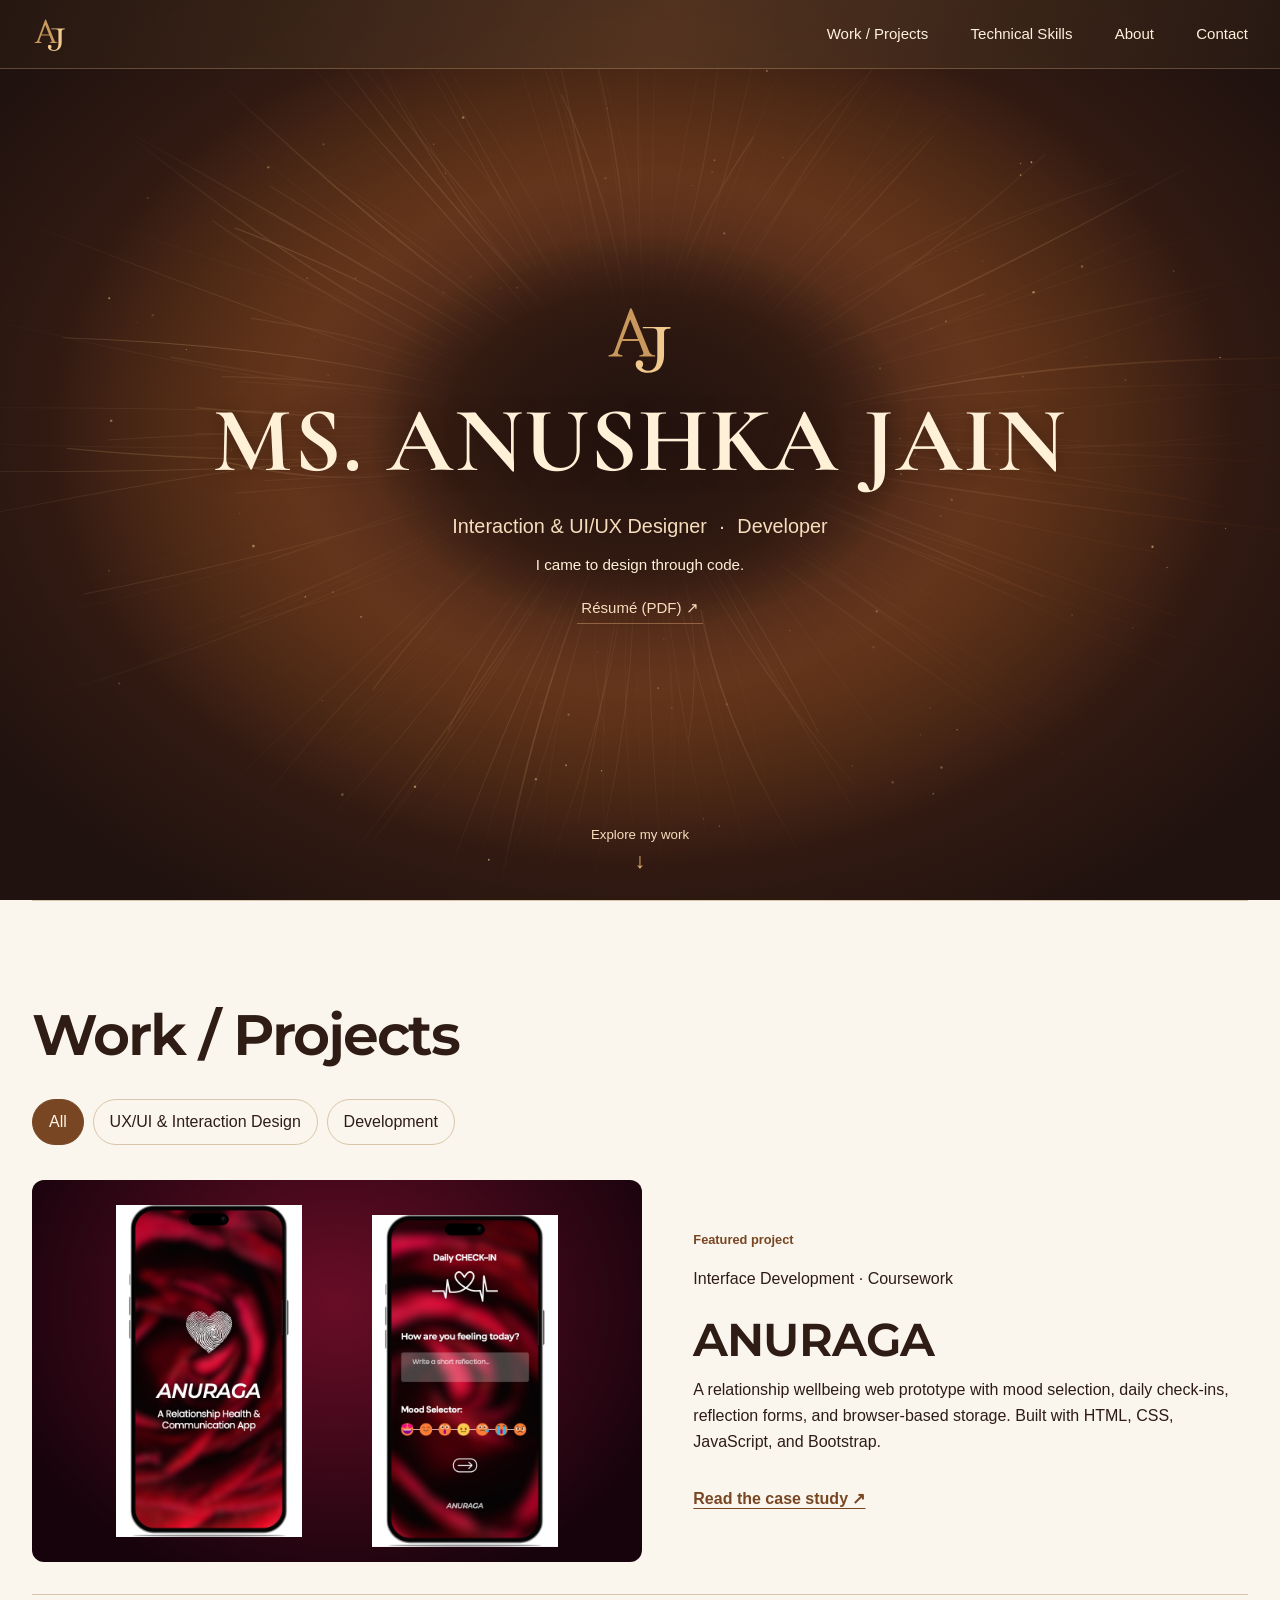
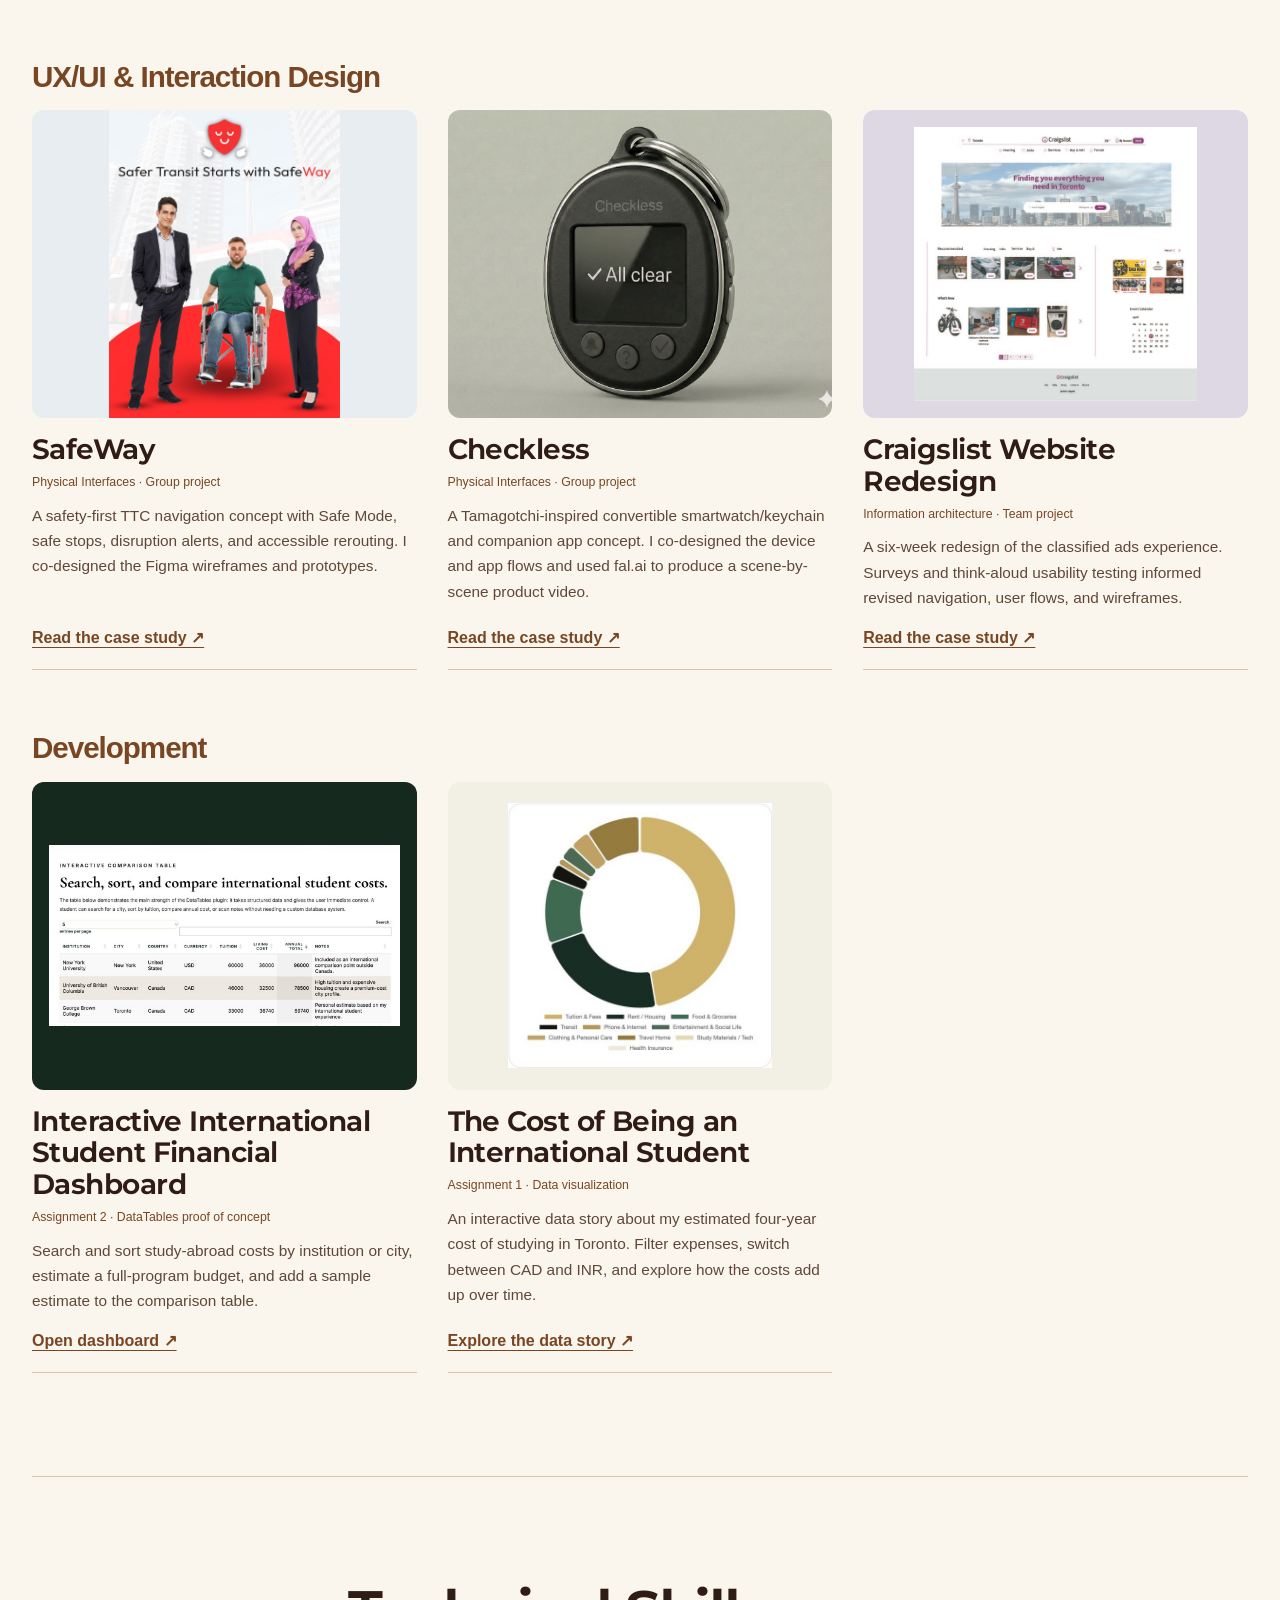
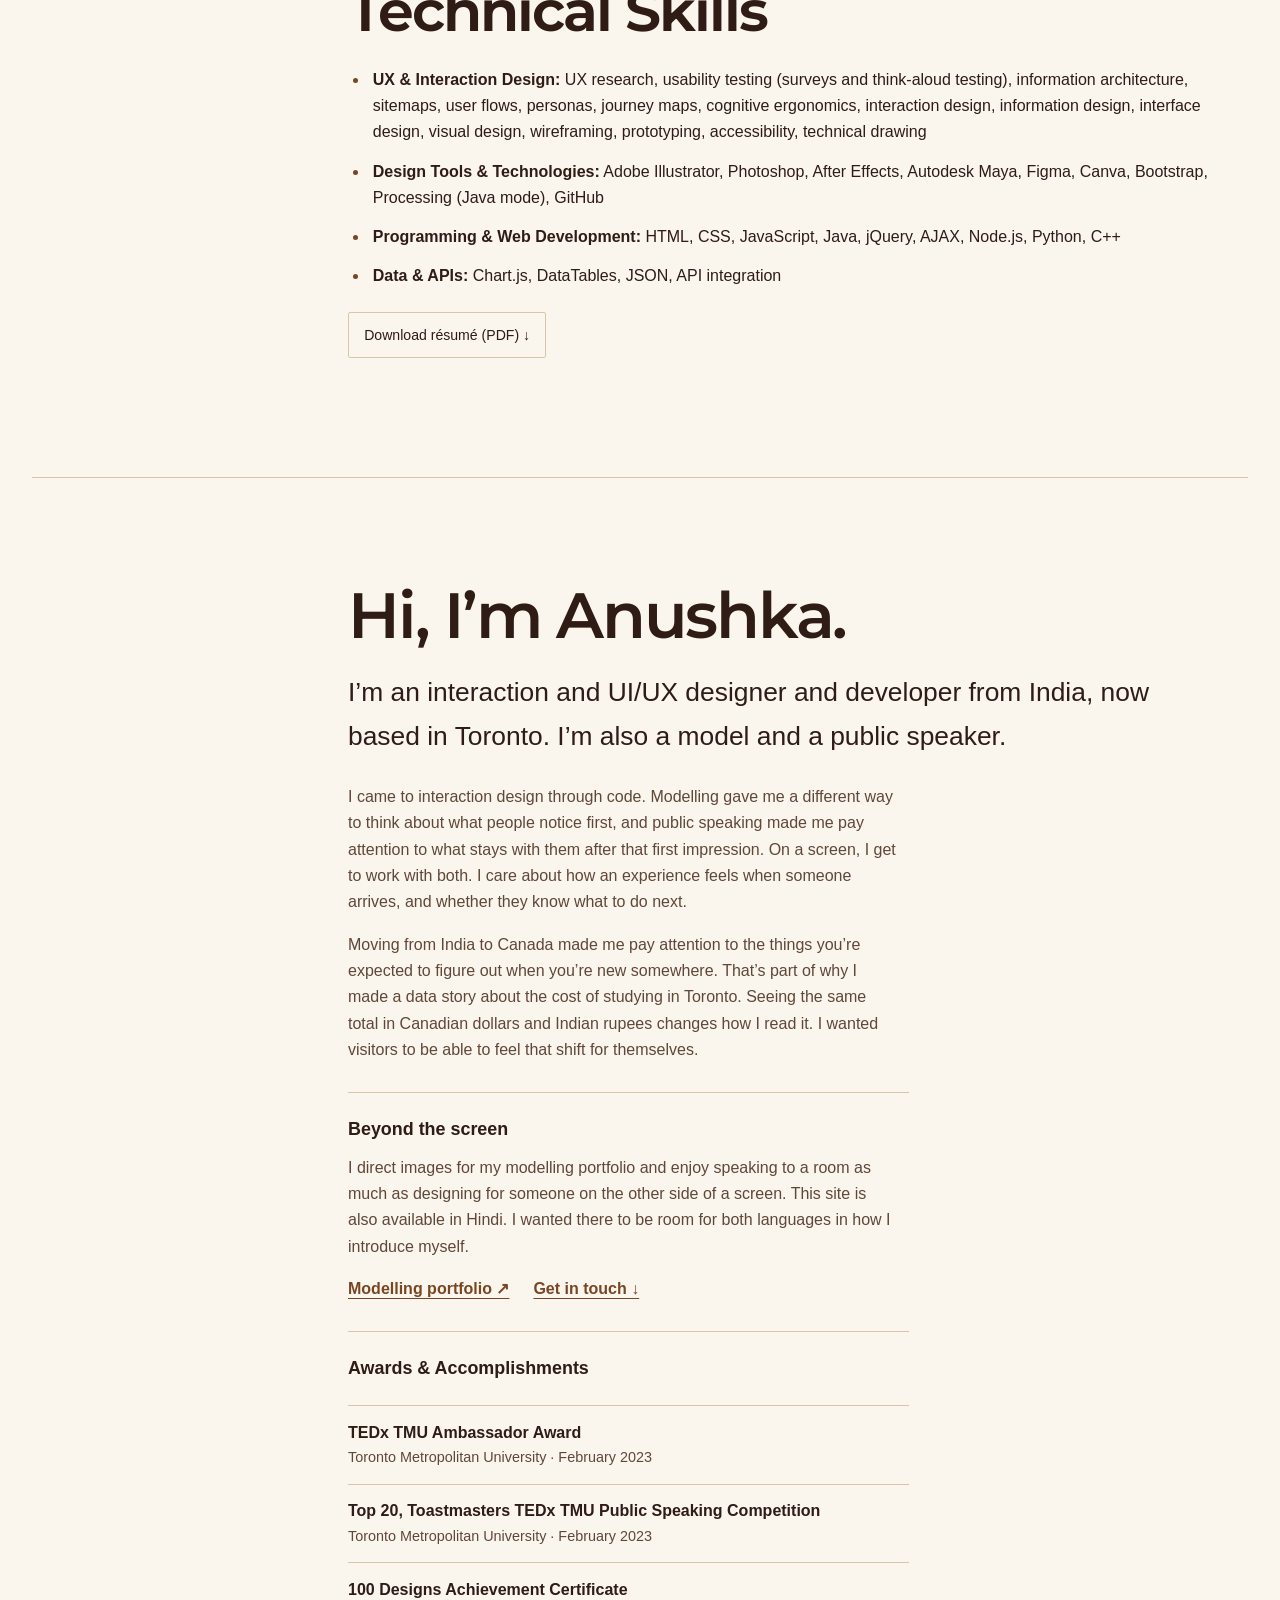
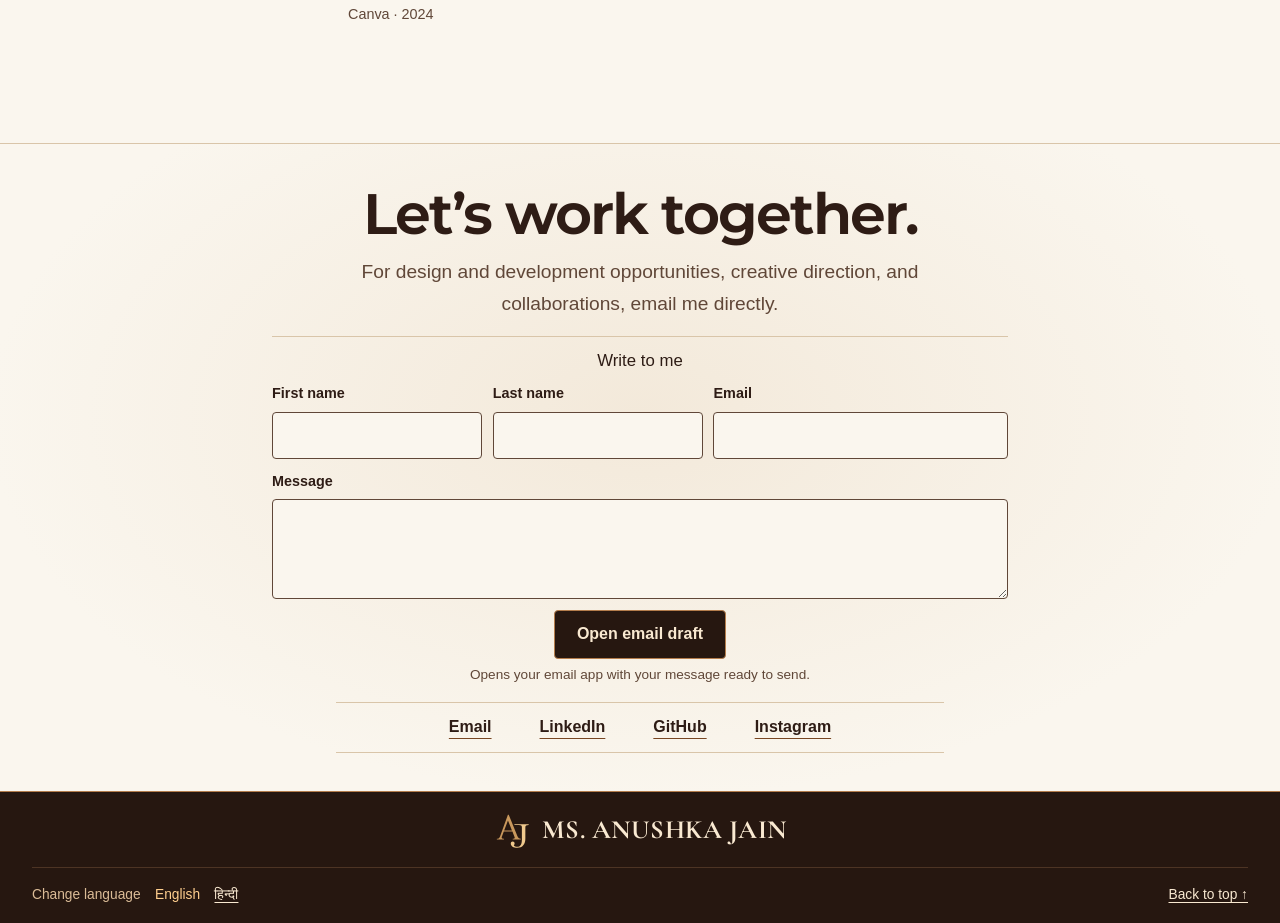
<file: index.html>
<!doctype html>
<html lang="en">
<head>
<meta charset="utf-8">
<meta name="viewport" content="width=device-width, initial-scale=1">
<meta name="description" content="The portfolio of Ms. Anushka Jain, Interaction & UI/UX Designer and Developer.">
<meta name="color-scheme" content="light dark">
<title>Ms. Anushka Jain — Design & Development</title>
<link rel="icon" href="assets/aj-interlock.svg" type="image/svg+xml">
<link rel="stylesheet" href="styles.css">
<link rel="stylesheet" href="aura-landing.css">
<link rel="stylesheet" href="portfolio-sections.css">
<link rel="stylesheet" href="contact-inline.css">
<link rel="stylesheet" href="solar-brand.css">
<link rel="stylesheet" href="signature-motion.css">
<link rel="stylesheet" href="brand-sections.css">
<link rel="stylesheet" href="translucent-nav.css">
<link rel="stylesheet" href="header-state.css">
<link rel="stylesheet" href="signature-contact.css?v=compact-contact">
<link rel="alternate" hreflang="en" href="./">
<link rel="alternate" hreflang="hi" href="hindi.html">
<link rel="stylesheet" href="project-gallery.css?v=wide-desktop">
<script src="portfolio-intro.js" defer></script>
<script src="gallery-filter.js" defer></script>
<script defer src="contact-form.js"></script>
<link rel="stylesheet" href="about-story.css">
<link rel="stylesheet" href="portfolio-type.css">
<link rel="stylesheet" href="signature-name.css?v=2">
<script src="font-preview.js"></script>
</head>
<body>
<a class="skip" href="#main">Skip to content</a>
<header class="site-header">
  <div class="nav-inner wrap">
    <a class="home-link" href="#top" aria-label="Anushka Jain — Home"><img src="assets/aj-interlock.svg" alt="" width="36" height="36"><span class="header-name">Anushka Jain</span></a>
    <nav aria-label="Main navigation">
      <a href="#work">Work / Projects</a>
      <a href="#skills">Technical Skills</a>
      <a href="#about">About</a>
      <a href="#contact">Contact</a>
    </nav>
  </div>
</header>
<main id="main">
<section class="landing" id="top" aria-labelledby="title">
  <div class="aura" aria-hidden="true"></div>
  <div class="landing-content wrap">
    <div class="signature-mark" aria-hidden="true"><img src="assets/aj-interlock.svg" alt="" width="70" height="70"><span class="signature-shine"></span><span class="signature-spark"></span></div>
    <h1 class="signature-name" id="title">Ms. Anushka Jain</h1>
    <p class="landing-role">Interaction &amp; UI/UX Designer <span aria-hidden="true">·</span> Developer</p>
    <p class="landing-intro">I came to design through code.</p>
    <div class="secondary"><a href="assets/anushka-jain-resume.pdf">Résumé (PDF) ↗</a></div>
  </div>
  <a class="landing-work" href="#work">Explore my work <span aria-hidden="true">↓</span></a>
</section>
<section class="work wrap" id="work" aria-labelledby="work-title">
  <div class="section-top"><h2 id="work-title">Work / Projects</h2></div>
  <div class="work-controls" role="group" aria-label="Filter projects" hidden><button type="button" data-filter="all" aria-pressed="true">All</button><button type="button" data-filter="design" aria-pressed="false">UX/UI &amp; Interaction Design</button><button type="button" data-filter="development" aria-pressed="false">Development</button></div>
  <div class="project-feature-wrap" data-project-category="development">
    <article class="project-feature"><div class="project-preview preview-anuraga" aria-hidden="true"><img src="assets/anuraga/screen-1.jpg" alt="" loading="lazy"><img src="assets/anuraga/screen-3.jpg" alt="" loading="lazy"></div><div class="project-copy"><p class="project-feature-label">Featured project</p><p class="project-type">Interface Development · Coursework</p><h3>ANURAGA</h3><p>A relationship wellbeing web prototype with mood selection, daily check-ins, reflection forms, and browser-based storage. Built with HTML, CSS, JavaScript, and Bootstrap.</p><a href="anuraga.html">Read the case study ↗</a></div></article>
  </div>
  <div class="project-group" data-project-category="design" aria-labelledby="design-projects">
    <h3 id="design-projects">UX/UI &amp; Interaction Design</h3>
    <ol class="project-grid">
      <li><article><div class="project-preview preview-safeway" aria-hidden="true"><img src="assets/work/safeway.jpg" alt="" loading="lazy"></div><div class="project-copy"><p class="project-type">Physical Interfaces · Group project</p><h4>SafeWay</h4><p>A safety-first TTC navigation concept with Safe Mode, safe stops, disruption alerts, and accessible rerouting. I co-designed the Figma wireframes and prototypes.</p><a href="safeway.html" aria-label="Read the case study · SafeWay">Read the case study ↗</a></div></article></li>
      <li><article><div class="project-preview preview-checkless" aria-hidden="true"><img src="assets/work/checkless.jpg" alt="" loading="lazy"></div><div class="project-copy"><p class="project-type">Physical Interfaces · Group project</p><h4>Checkless</h4><p>A Tamagotchi-inspired convertible smartwatch/keychain and companion app concept. I co-designed the device and app flows and used fal.ai to produce a scene-by-scene product video.</p><a href="checkless.html" aria-label="Read the case study · Checkless">Read the case study ↗</a></div></article></li>
      <li><article><div class="project-preview preview-craigslist" aria-hidden="true"><img src="assets/work/craigslist.jpg" alt="" loading="lazy"></div><div class="project-copy"><p class="project-type">Information architecture · Team project</p><h4>Craigslist Website Redesign</h4><p>A six-week redesign of the classified ads experience. Surveys and think-aloud usability testing informed revised navigation, user flows, and wireframes.</p><a href="craigslist.html" aria-label="Read the case study · Craigslist Redesign">Read the case study ↗</a></div></article></li>
    </ol>
  </div>
  <div class="project-group" data-project-category="development" aria-labelledby="developer-projects">
    <h3 id="developer-projects">Development</h3>
    <ol class="project-grid">
      <li><article><div class="project-preview preview-dashboard" aria-hidden="true"><img src="assets/work/dashboard.jpg" alt="" loading="lazy"></div><div class="project-copy"><p class="project-type">Assignment 2 · DataTables proof of concept</p><h4>Interactive International Student Financial Dashboard</h4><p>Search and sort study-abroad costs by institution or city, estimate a full-program budget, and add a sample estimate to the comparison table.</p><a href="https://nushrare.github.io/A2-International-Student-Financial-Dashboard/">Open dashboard ↗</a></div></article></li>
      <li><article><div class="project-preview preview-cost-story" aria-hidden="true"><img src="assets/work/cost-story.jpg" alt="" loading="lazy"></div><div class="project-copy"><p class="project-type">Assignment 1 · Data visualization</p><h4>The Cost of Being an International Student</h4><p>An interactive data story about my estimated four-year cost of studying in Toronto. Filter expenses, switch between CAD and INR, and explore how the costs add up over time.</p><a href="https://nushrare.github.io/A1-Cost-of-being-an-International-Student/">Explore the data story ↗</a></div></article></li>
    </ol>
  </div>
</section>
<section class="split wrap" id="skills" aria-labelledby="skills-title">
  <div><h2 id="skills-title">Technical Skills</h2>
    <ul class="skill-list">
      <li><strong>UX &amp; Interaction Design:</strong> UX research, usability testing (surveys and think-aloud testing), information architecture, sitemaps, user flows, personas, journey maps, cognitive ergonomics, interaction design, information design, interface design, visual design, wireframing, prototyping, accessibility, technical drawing</li>
      <li><strong>Design Tools &amp; Technologies:</strong> Adobe Illustrator, Photoshop, After Effects, Autodesk Maya, Figma, Canva, Bootstrap, Processing (Java mode), GitHub</li>
      <li><strong>Programming &amp; Web Development:</strong> HTML, CSS, JavaScript, Java, jQuery, AJAX, Node.js, Python, C++</li>
      <li><strong>Data &amp; APIs:</strong> Chart.js, DataTables, JSON, API integration</li>
    </ul>
    <p class="actions" id="resume"><a class="button quiet" href="assets/anushka-jain-resume.pdf" download>Download résumé (PDF) ↓</a></p>
  </div>
</section>
<section class="split wrap" id="about" aria-labelledby="about-title">
  <div class="about-story">
    <h2 id="about-title">Hi, I’m Anushka.</h2>
    <p class="large">I’m an interaction and UI/UX designer and developer from India, now based in Toronto. I’m also a model and a public speaker.</p>
    <div class="about-copy">
      <p>I came to interaction design through code. Modelling gave me a different way to think about what people notice first, and public speaking made me pay attention to what stays with them after that first impression. On a screen, I get to work with both. I care about how an experience feels when someone arrives, and whether they know what to do next.</p>
      <p>Moving from India to Canada made me pay attention to the things you’re expected to figure out when you’re new somewhere. That’s part of why I made a data story about the cost of studying in Toronto. Seeing the same total in Canadian dollars and Indian rupees changes how I read it. I wanted visitors to be able to feel that shift for themselves.</p>
    </div>
    <div class="about-elsewhere">
      <h3>Beyond the screen</h3>
      <p>I direct images for my modelling portfolio and enjoy speaking to a room as much as designing for someone on the other side of a screen. This site is also available in Hindi. I wanted there to be room for both languages in how I introduce myself.</p>
      <div class="about-links"><a href="https://www.nushrare.com/">Modelling portfolio ↗</a><a href="#contact">Get in touch ↓</a></div>
    </div>
    <section class="about-elsewhere" id="awards" aria-labelledby="awards-title">
      <h3 id="awards-title">Awards &amp; Accomplishments</h3>
    <ul class="award-list">
      <li><strong>TEDx TMU Ambassador Award</strong><span>Toronto Metropolitan University · February 2023</span></li>
      <li><strong>Top 20, Toastmasters TEDx TMU Public Speaking Competition</strong><span>Toronto Metropolitan University · February 2023</span></li>
      <li><strong>100 Designs Achievement Certificate</strong><span>Canva · 2024</span></li>
    </ul>
    </section>
  </div>
</section>
<section class="contact contact-close" id="contact" aria-labelledby="contact-title">
  <div class="contact-inner wrap">
    <h2 id="contact-title">Let’s work together.</h2>
    <p class="large">For design and development opportunities, creative direction, and collaborations, email me directly.</p>
    <div class="contact-compose" hidden>
      <h3 id="contact-form-title">Write to me</h3>
      <form class="contact-form" aria-labelledby="contact-form-title" aria-describedby="contact-form-note">
        <div class="contact-form-details">
          <label>First name<input name="firstName" autocomplete="given-name" maxlength="80" required></label>
          <label>Last name<input name="lastName" autocomplete="family-name" maxlength="80" required></label>
          <label>Email<input type="email" name="email" autocomplete="email" maxlength="254" required></label>
        </div>
        <label>Message<textarea name="message" rows="3" required></textarea></label>
        <button type="submit">Open email draft</button>
        <p id="contact-form-note">Opens your email app with your message ready to send.</p>
      </form>
    </div>
    <ul class="contact-directory" role="list">
      <li><a href="mailto:anushkajainbusiness@gmail.com">Email</a></li>
      <li><a href="https://www.linkedin.com/in/nushrare/">LinkedIn</a></li>
      <li><a href="https://github.com/nushrare">GitHub</a></li>
      <li><a href="https://www.instagram.com/nushrare/">Instagram</a></li>
    </ul>
  </div>
</section>
</main>
<footer class="closing-footer">
  <a class="closing-signature" href="#top"><img src="assets/aj-interlock.svg" alt="" width="38" height="38"><span>Ms. Anushka Jain</span></a>
  <div class="closing-utility wrap">
    <nav class="language-choice" aria-label="Change language"><span>Change language</span><a href="./#contact" lang="en" hreflang="en" aria-current="page">English</a><a href="hindi.html#contact" lang="hi" hreflang="hi">हिन्दी</a></nav>
    <a href="#top">Back to top ↑</a>
  </div>
</footer>
<div class="arrival" id="arrival" hidden>
  <div class="signature-mark arrival-mark" aria-hidden="true"><img src="assets/aj-interlock.svg" alt="" width="144" height="144"><span class="signature-shine"></span><span class="signature-spark"></span></div>
  <button type="button" class="arrival-skip">Skip intro</button>
</div>
<div id="page-loading" class="page-loading" role="status" hidden>
  <span class="signature-mark" aria-hidden="true"><img src="assets/aj-interlock.svg" alt="" width="48" height="48"><span class="signature-shine"></span><span class="signature-spark"></span></span>
  <span>Loading…</span>
</div>
</body>
</html>
</file>
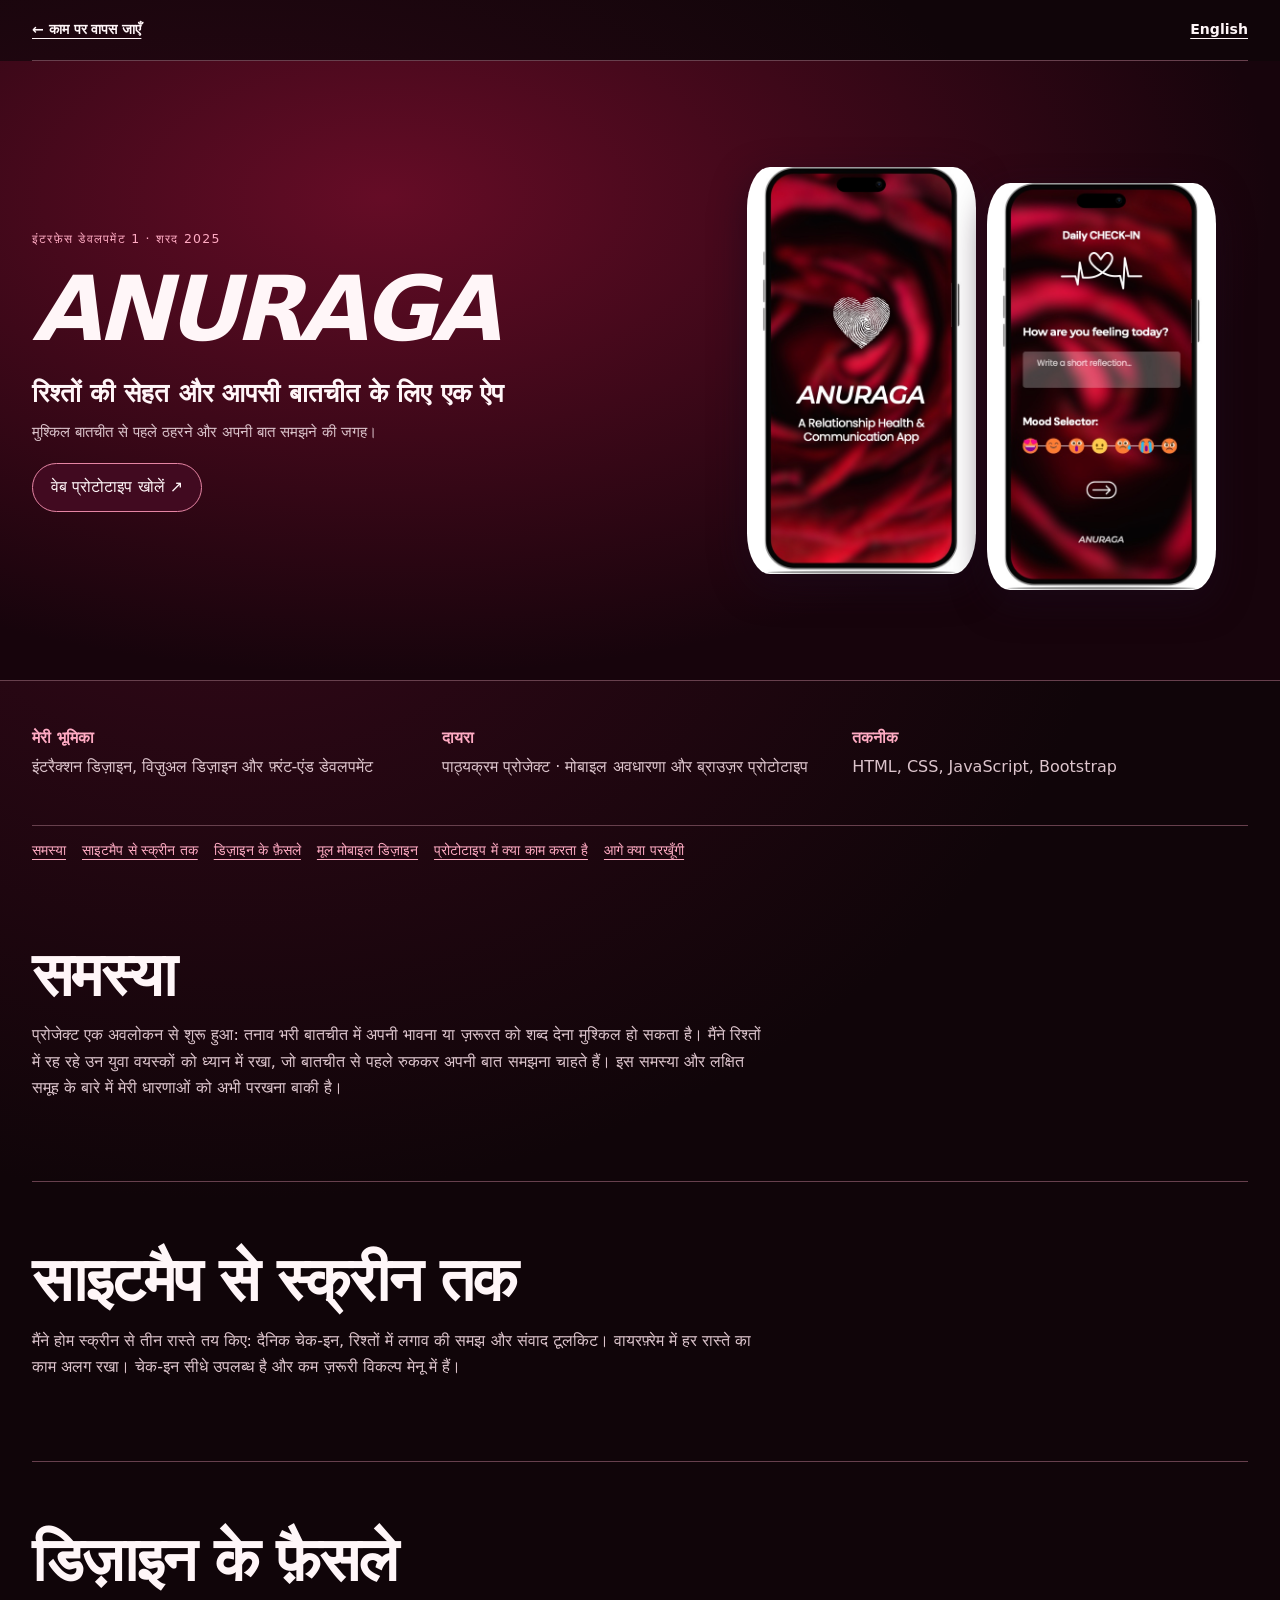
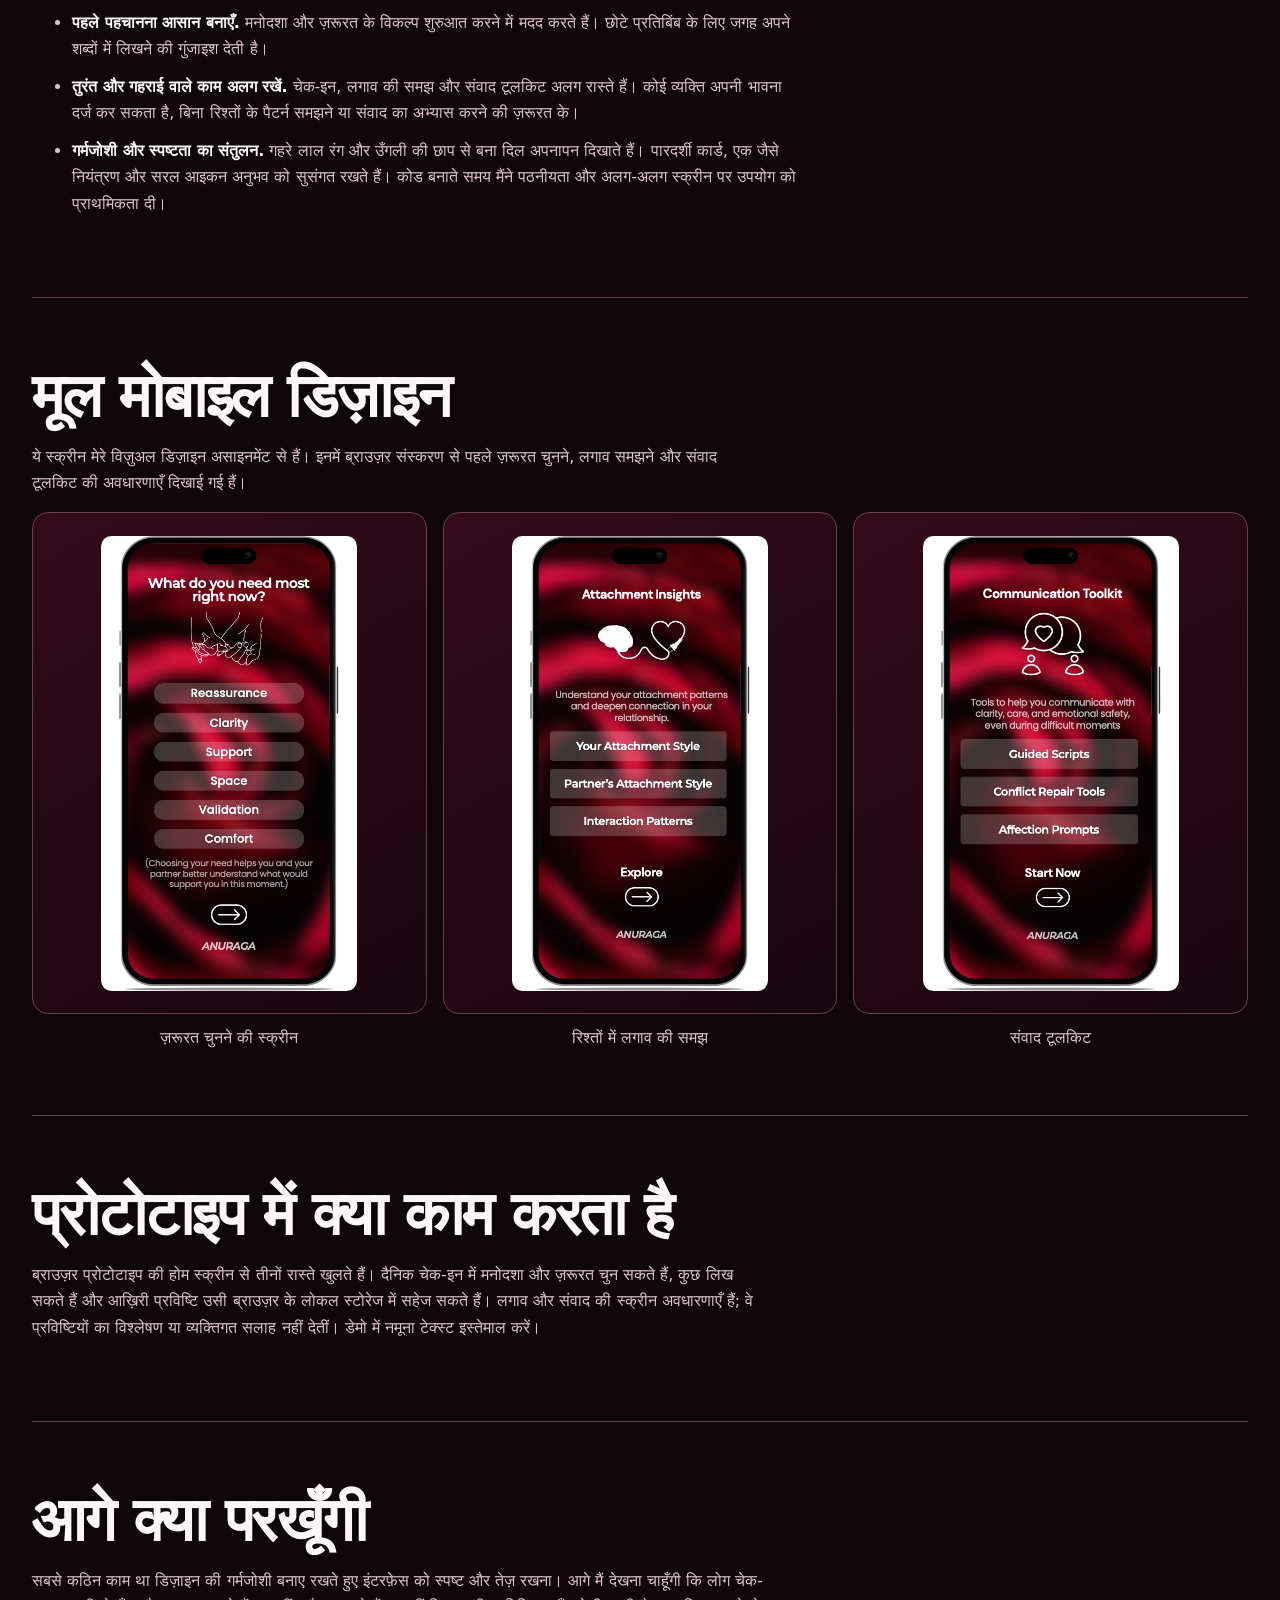
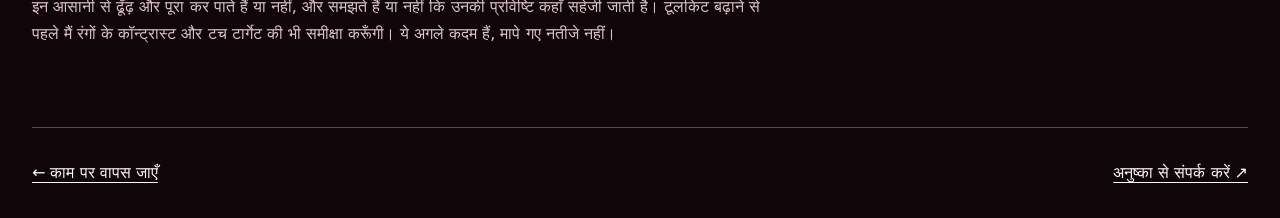
<file: anuraga-hi.html>
<!doctype html><html lang="hi"><head><meta charset="utf-8"><meta name="viewport" content="width=device-width,initial-scale=1"><meta name="color-scheme" content="dark"><title>ANURAGA — Anushka Jain</title><link rel="icon" href="assets/aj-interlock.svg" type="image/svg+xml"><link rel="stylesheet" href="styles.css"><link rel="stylesheet" href="anuraga-case.css?v=subtitle"></head>
<body class="anuraga-case"><a class="skip" href="#main">केस स्टडी पर जाएँ</a><header class="case-wrap header"><a href="hindi.html#work">← काम पर वापस जाएँ</a><a href="anuraga.html" lang="en" hreflang="en">English</a></header>
<main id="main"><section class="case-hero"><div class="case-wrap"><div><p class="case-kicker">इंटरफ़ेस डेवलपमेंट 1 · शरद 2025</p><h1>ANURAGA</h1><p class="large case-tagline">रिश्तों की सेहत और आपसी बातचीत के लिए एक ऐप</p><p class="case-subheading">मुश्किल बातचीत से पहले ठहरने और अपनी बात समझने की जगह।</p><div class="case-links"><a href="https://gbc.goodcodeclub.com/public/anushkajain@georgebrown.ca/anuraga/index.html?cache=0.5428469619248936" target="_blank" rel="noopener">वेब प्रोटोटाइप खोलें ↗</a></div></div><div class="case-phones"><img src="assets/anuraga/screen-1.jpg" alt="उँगली की छाप से बने दिल वाली ANURAGA की शुरुआती स्क्रीन" width="478" height="850"><img src="assets/anuraga/screen-3.jpg" alt="मनोदशा और लिखने के विकल्प वाला दैनिक चेक-इन मॉकअप" width="478" height="850"></div></div></section><div class="case-wrap"><dl class="case-info"><div><dt>मेरी भूमिका</dt><dd>इंटरैक्शन डिज़ाइन, विज़ुअल डिज़ाइन और फ़्रंट-एंड डेवलपमेंट</dd></div><div><dt>दायरा</dt><dd>पाठ्यक्रम प्रोजेक्ट · मोबाइल अवधारणा और ब्राउज़र प्रोटोटाइप</dd></div><div><dt>तकनीक</dt><dd>HTML, CSS, JavaScript, Bootstrap</dd></div></dl><nav class="case-links" aria-label="केस स्टडी के भाग"><a href="#context">समस्या</a><a href="#process">साइटमैप से स्क्रीन तक</a><a href="#decisions">डिज़ाइन के फ़ैसले</a><a href="#screens">मूल मोबाइल डिज़ाइन</a><a href="#build">प्रोटोटाइप में क्या काम करता है</a><a href="#reflection">आगे क्या परखूँगी</a></nav><section id="context" class="case-section"><h2>समस्या</h2><p>प्रोजेक्ट एक अवलोकन से शुरू हुआ: तनाव भरी बातचीत में अपनी भावना या ज़रूरत को शब्द देना मुश्किल हो सकता है। मैंने रिश्तों में रह रहे उन युवा वयस्कों को ध्यान में रखा, जो बातचीत से पहले रुककर अपनी बात समझना चाहते हैं। इस समस्या और लक्षित समूह के बारे में मेरी धारणाओं को अभी परखना बाकी है।</p></section><section id="process" class="case-section"><h2>साइटमैप से स्क्रीन तक</h2><p>मैंने होम स्क्रीन से तीन रास्ते तय किए: दैनिक चेक-इन, रिश्तों में लगाव की समझ और संवाद टूलकिट। वायरफ़्रेम में हर रास्ते का काम अलग रखा। चेक-इन सीधे उपलब्ध है और कम ज़रूरी विकल्प मेनू में हैं।</p></section><section id="decisions" class="case-section"><h2>डिज़ाइन के फ़ैसले</h2><ul><li><strong>पहले पहचानना आसान बनाएँ.</strong> मनोदशा और ज़रूरत के विकल्प शुरुआत करने में मदद करते हैं। छोटे प्रतिबिंब के लिए जगह अपने शब्दों में लिखने की गुंजाइश देती है।</li><li><strong>तुरंत और गहराई वाले काम अलग रखें.</strong> चेक-इन, लगाव की समझ और संवाद टूलकिट अलग रास्ते हैं। कोई व्यक्ति अपनी भावना दर्ज कर सकता है, बिना रिश्तों के पैटर्न समझने या संवाद का अभ्यास करने की ज़रूरत के।</li><li><strong>गर्मजोशी और स्पष्टता का संतुलन.</strong> गहरे लाल रंग और उँगली की छाप से बना दिल अपनापन दिखाते हैं। पारदर्शी कार्ड, एक जैसे नियंत्रण और सरल आइकन अनुभव को सुसंगत रखते हैं। कोड बनाते समय मैंने पठनीयता और अलग-अलग स्क्रीन पर उपयोग को प्राथमिकता दी।</li></ul></section><section id="screens" class="case-section"><h2>मूल मोबाइल डिज़ाइन</h2><p>ये स्क्रीन मेरे विज़ुअल डिज़ाइन असाइनमेंट से हैं। इनमें ब्राउज़र संस्करण से पहले ज़रूरत चुनने, लगाव समझने और संवाद टूलकिट की अवधारणाएँ दिखाई गई हैं।</p><div class="case-gallery"><figure><a href="assets/anuraga/screen-4.jpg"><img src="assets/anuraga/screen-4.jpg" alt="ज़रूरत चुनने की स्क्रीन" width="478" height="850" loading="lazy"></a><figcaption>ज़रूरत चुनने की स्क्रीन</figcaption></figure><figure><a href="assets/anuraga/screen-5.jpg"><img src="assets/anuraga/screen-5.jpg" alt="रिश्तों में लगाव की समझ" width="478" height="850" loading="lazy"></a><figcaption>रिश्तों में लगाव की समझ</figcaption></figure><figure><a href="assets/anuraga/screen-6.jpg"><img src="assets/anuraga/screen-6.jpg" alt="संवाद टूलकिट" width="478" height="850" loading="lazy"></a><figcaption>संवाद टूलकिट</figcaption></figure></div></section><section id="build" class="case-section"><h2>प्रोटोटाइप में क्या काम करता है</h2><p>ब्राउज़र प्रोटोटाइप की होम स्क्रीन से तीनों रास्ते खुलते हैं। दैनिक चेक-इन में मनोदशा और ज़रूरत चुन सकते हैं, कुछ लिख सकते हैं और आख़िरी प्रविष्टि उसी ब्राउज़र के लोकल स्टोरेज में सहेज सकते हैं। लगाव और संवाद की स्क्रीन अवधारणाएँ हैं; वे प्रविष्टियों का विश्लेषण या व्यक्तिगत सलाह नहीं देतीं। डेमो में नमूना टेक्स्ट इस्तेमाल करें।</p></section><section id="reflection" class="case-section"><h2>आगे क्या परखूँगी</h2><p>सबसे कठिन काम था डिज़ाइन की गर्मजोशी बनाए रखते हुए इंटरफ़ेस को स्पष्ट और तेज़ रखना। आगे मैं देखना चाहूँगी कि लोग चेक-इन आसानी से ढूँढ़ और पूरा कर पाते हैं या नहीं, और समझते हैं या नहीं कि उनकी प्रविष्टि कहाँ सहेजी जाती है। टूलकिट बढ़ाने से पहले मैं रंगों के कॉन्ट्रास्ट और टच टार्गेट की भी समीक्षा करूँगी। ये अगले कदम हैं, मापे गए नतीजे नहीं।</p></section></div></main><footer class="case-wrap case-end"><a href="hindi.html#work">← काम पर वापस जाएँ</a><a href="hindi.html#contact">अनुष्का से संपर्क करें ↗</a></footer></body></html>
</file>
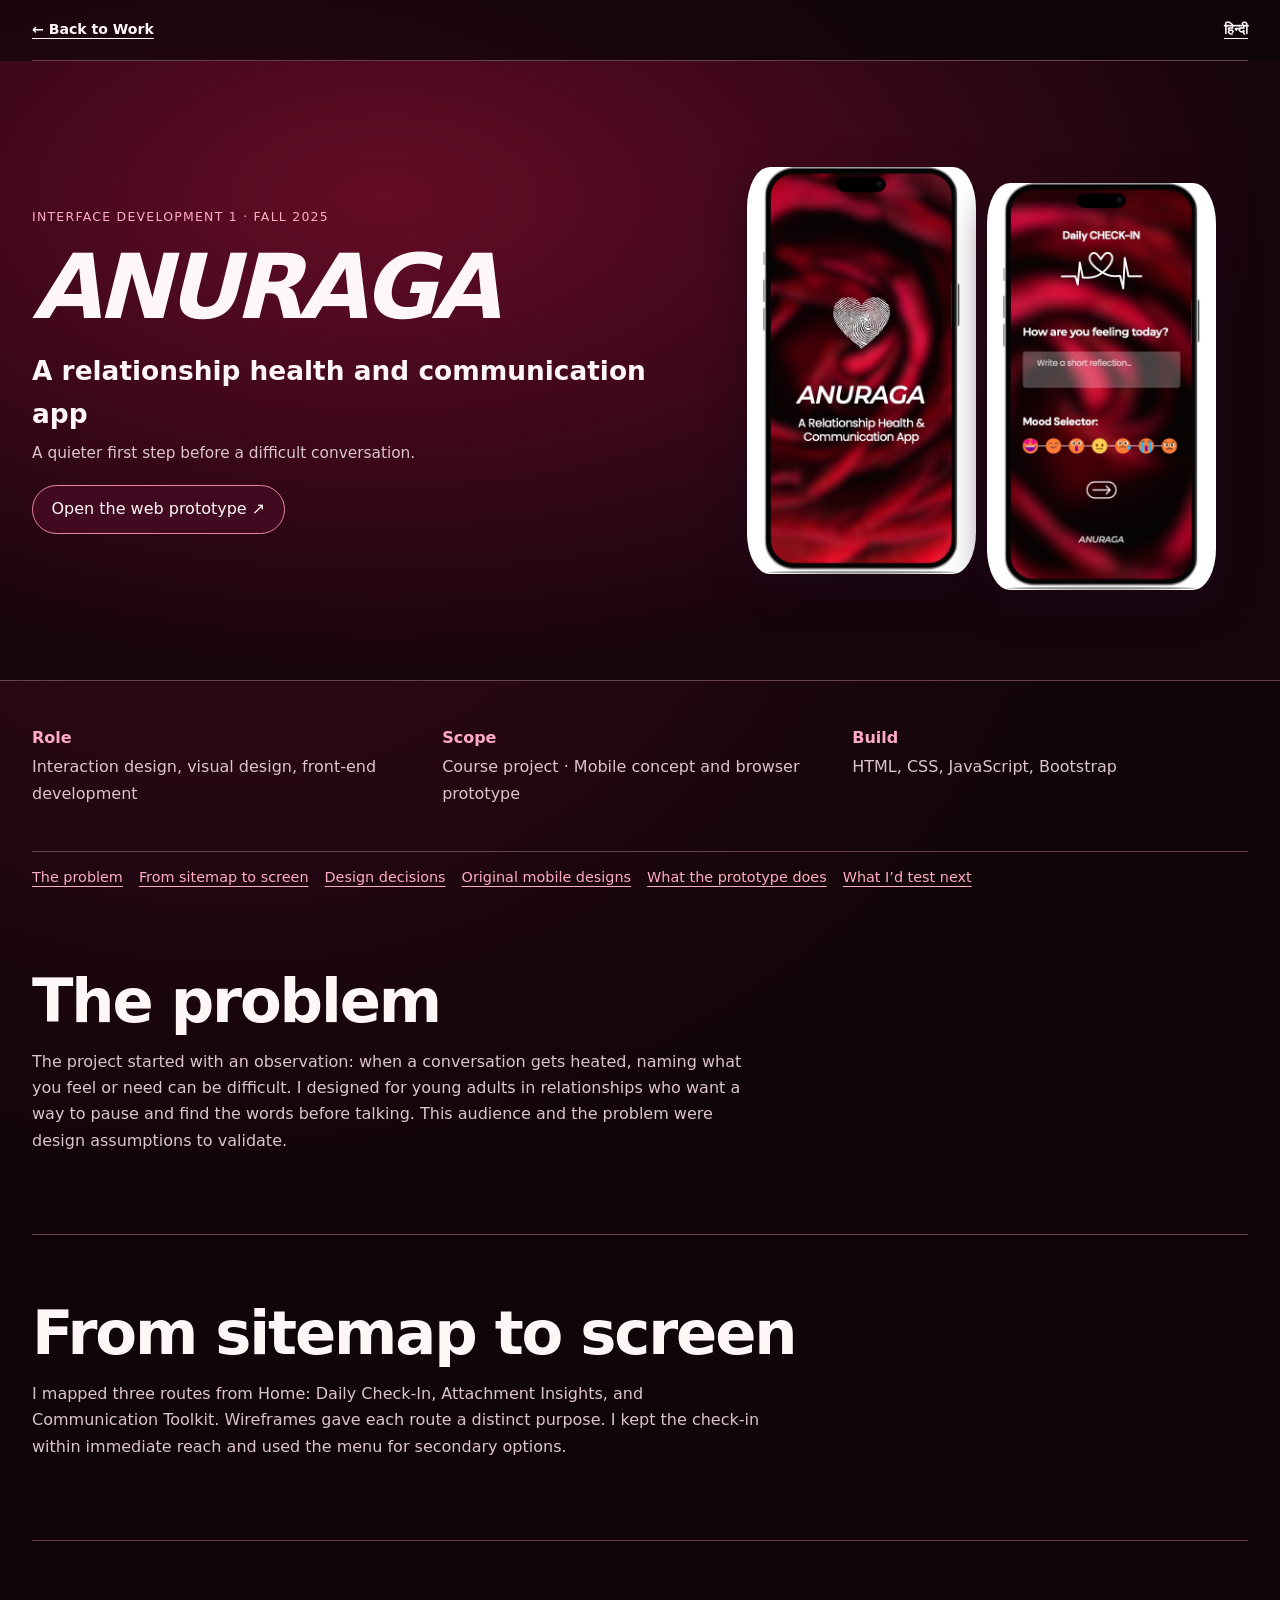
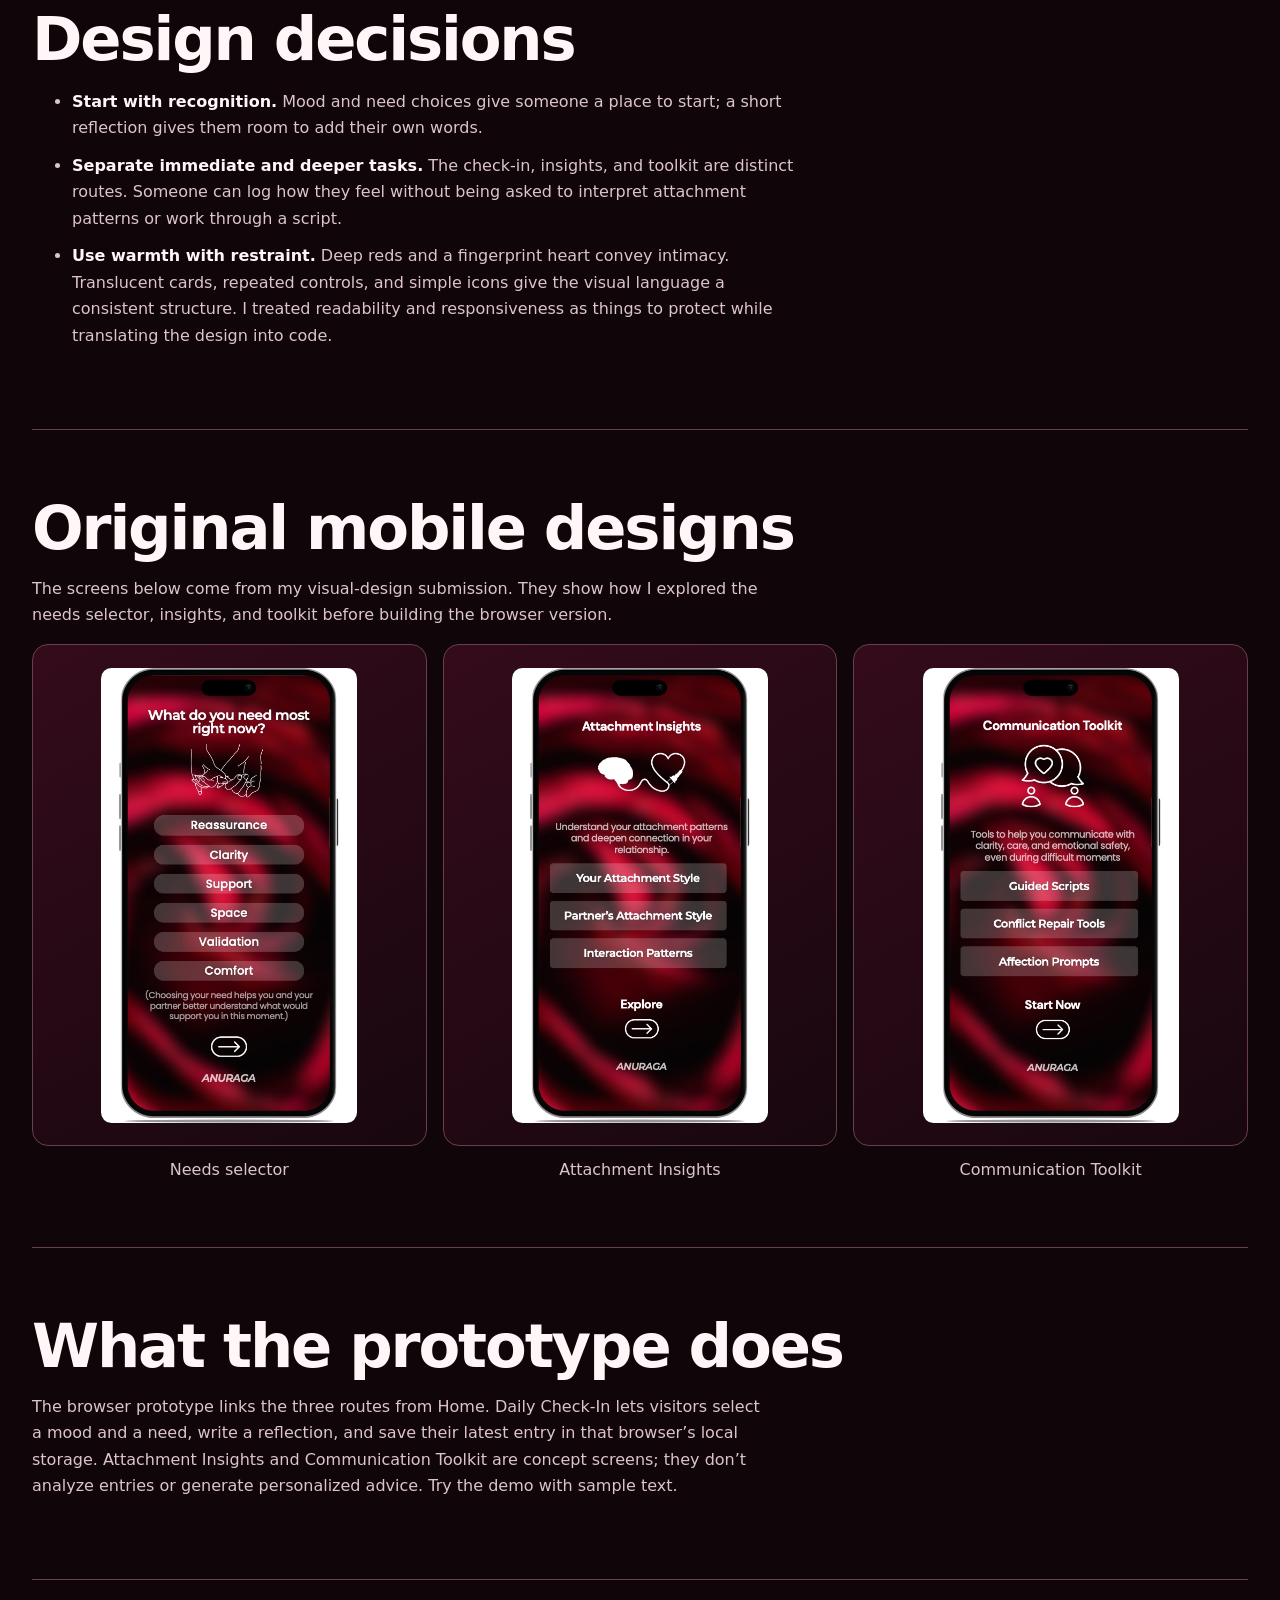
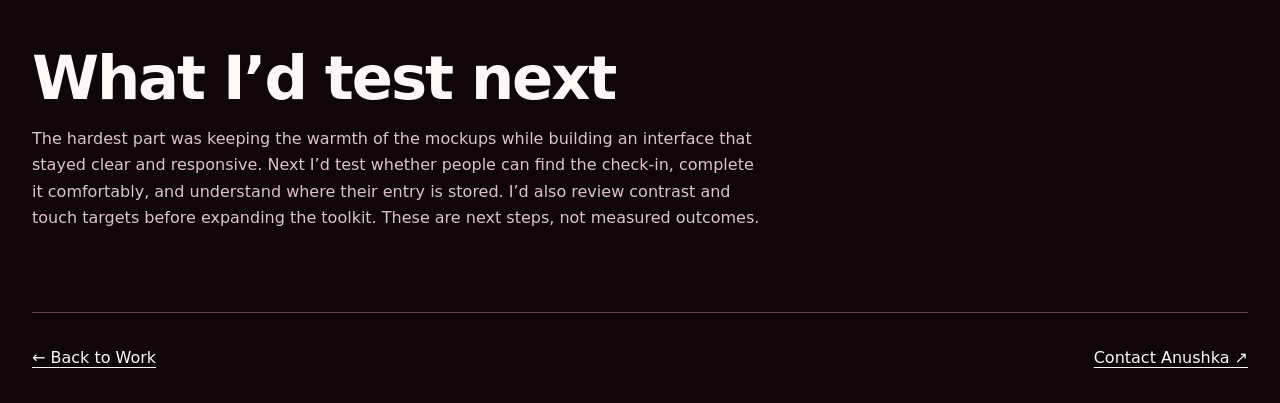
<file: anuraga.html>
<!doctype html><html lang="en"><head><meta charset="utf-8"><meta name="viewport" content="width=device-width,initial-scale=1"><meta name="color-scheme" content="dark"><title>ANURAGA — Anushka Jain</title><link rel="icon" href="assets/aj-interlock.svg" type="image/svg+xml"><link rel="stylesheet" href="styles.css"><link rel="stylesheet" href="anuraga-case.css?v=subtitle"></head>
<body class="anuraga-case"><a class="skip" href="#main">Skip to case study</a><header class="case-wrap header"><a href="index.html#work">← Back to Work</a><a href="anuraga-hi.html" lang="hi" hreflang="hi">हिन्दी</a></header>
<main id="main"><section class="case-hero"><div class="case-wrap"><div><p class="case-kicker">Interface Development 1 · Fall 2025</p><h1>ANURAGA</h1><p class="large case-tagline">A relationship health and communication app</p><p class="case-subheading">A quieter first step before a difficult conversation.</p><div class="case-links"><a href="https://gbc.goodcodeclub.com/public/anushkajain@georgebrown.ca/anuraga/index.html?cache=0.5428469619248936" target="_blank" rel="noopener">Open the web prototype ↗</a></div></div><div class="case-phones"><img src="assets/anuraga/screen-1.jpg" alt="ANURAGA mobile opening screen with a fingerprint heart" width="478" height="850"><img src="assets/anuraga/screen-3.jpg" alt="Daily Check-In mockup with mood choices and a reflection field" width="478" height="850"></div></div></section><div class="case-wrap"><dl class="case-info"><div><dt>Role</dt><dd>Interaction design, visual design, front-end development</dd></div><div><dt>Scope</dt><dd>Course project · Mobile concept and browser prototype</dd></div><div><dt>Build</dt><dd>HTML, CSS, JavaScript, Bootstrap</dd></div></dl><nav class="case-links" aria-label="Case-study sections"><a href="#context">The problem</a><a href="#process">From sitemap to screen</a><a href="#decisions">Design decisions</a><a href="#screens">Original mobile designs</a><a href="#build">What the prototype does</a><a href="#reflection">What I’d test next</a></nav><section id="context" class="case-section"><h2>The problem</h2><p>The project started with an observation: when a conversation gets heated, naming what you feel or need can be difficult. I designed for young adults in relationships who want a way to pause and find the words before talking. This audience and the problem were design assumptions to validate.</p></section><section id="process" class="case-section"><h2>From sitemap to screen</h2><p>I mapped three routes from Home: Daily Check-In, Attachment Insights, and Communication Toolkit. Wireframes gave each route a distinct purpose. I kept the check-in within immediate reach and used the menu for secondary options.</p></section><section id="decisions" class="case-section"><h2>Design decisions</h2><ul><li><strong>Start with recognition.</strong> Mood and need choices give someone a place to start; a short reflection gives them room to add their own words.</li><li><strong>Separate immediate and deeper tasks.</strong> The check-in, insights, and toolkit are distinct routes. Someone can log how they feel without being asked to interpret attachment patterns or work through a script.</li><li><strong>Use warmth with restraint.</strong> Deep reds and a fingerprint heart convey intimacy. Translucent cards, repeated controls, and simple icons give the visual language a consistent structure. I treated readability and responsiveness as things to protect while translating the design into code.</li></ul></section><section id="screens" class="case-section"><h2>Original mobile designs</h2><p>The screens below come from my visual-design submission. They show how I explored the needs selector, insights, and toolkit before building the browser version.</p><div class="case-gallery"><figure><a href="assets/anuraga/screen-4.jpg"><img src="assets/anuraga/screen-4.jpg" alt="Needs selector" width="478" height="850" loading="lazy"></a><figcaption>Needs selector</figcaption></figure><figure><a href="assets/anuraga/screen-5.jpg"><img src="assets/anuraga/screen-5.jpg" alt="Attachment Insights" width="478" height="850" loading="lazy"></a><figcaption>Attachment Insights</figcaption></figure><figure><a href="assets/anuraga/screen-6.jpg"><img src="assets/anuraga/screen-6.jpg" alt="Communication Toolkit" width="478" height="850" loading="lazy"></a><figcaption>Communication Toolkit</figcaption></figure></div></section><section id="build" class="case-section"><h2>What the prototype does</h2><p>The browser prototype links the three routes from Home. Daily Check-In lets visitors select a mood and a need, write a reflection, and save their latest entry in that browser’s local storage. Attachment Insights and Communication Toolkit are concept screens; they don’t analyze entries or generate personalized advice. Try the demo with sample text.</p></section><section id="reflection" class="case-section"><h2>What I’d test next</h2><p>The hardest part was keeping the warmth of the mockups while building an interface that stayed clear and responsive. Next I’d test whether people can find the check-in, complete it comfortably, and understand where their entry is stored. I’d also review contrast and touch targets before expanding the toolkit. These are next steps, not measured outcomes.</p></section></div></main><footer class="case-wrap case-end"><a href="index.html#work">← Back to Work</a><a href="index.html#contact">Contact Anushka ↗</a></footer></body></html>
</file>
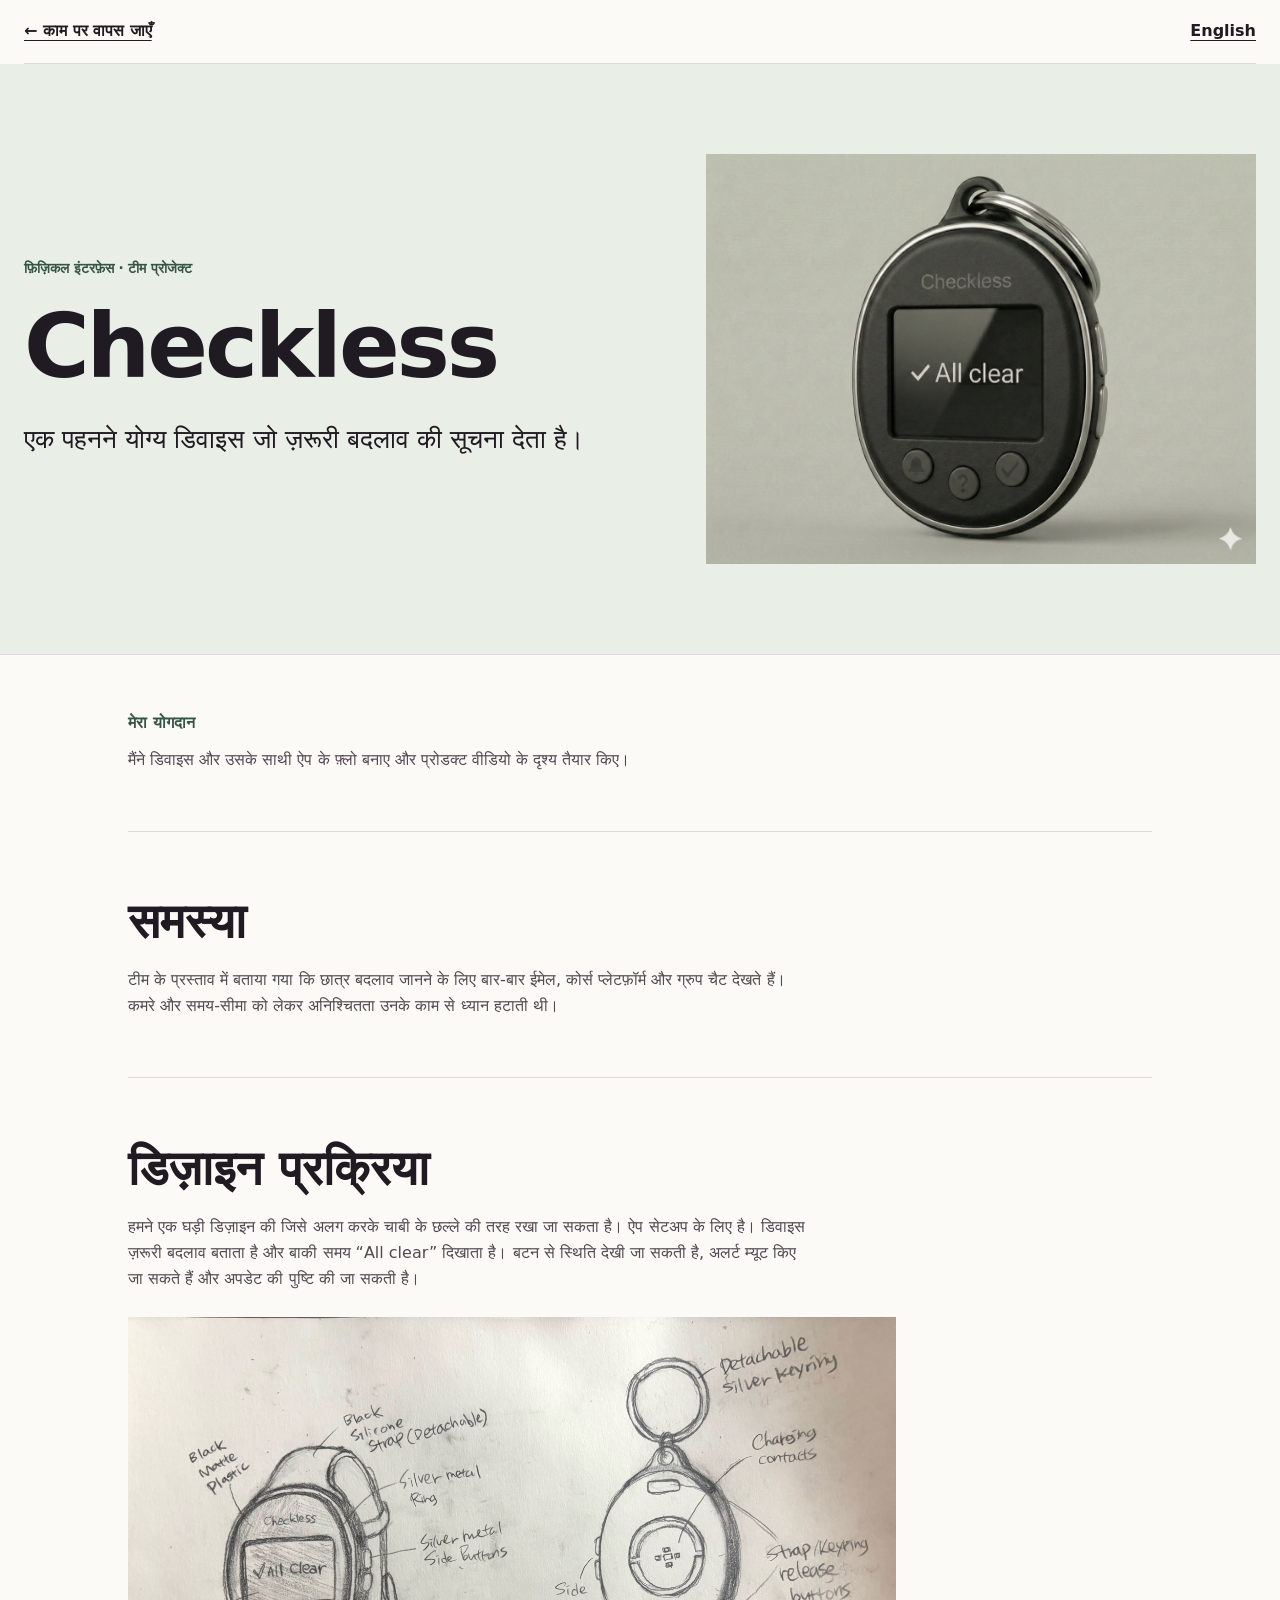
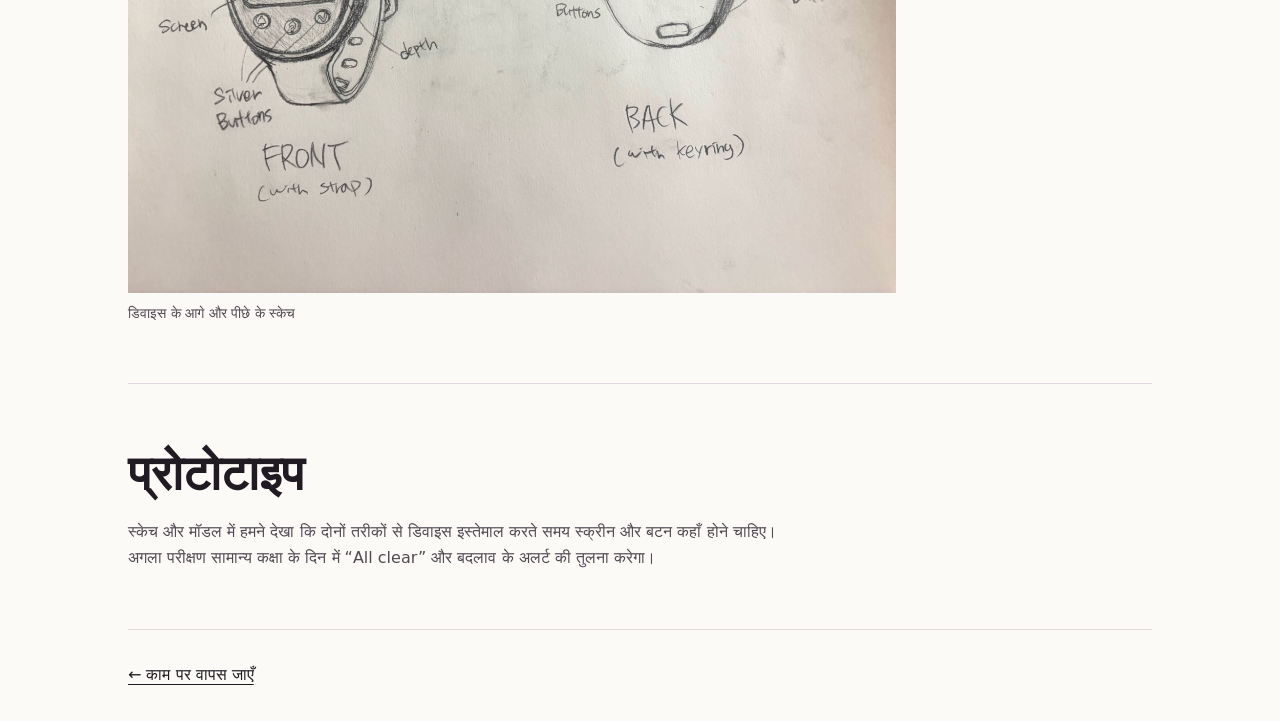
<file: checkless-hi.html>
<!doctype html>
<html lang="hi">
<head>
  <meta charset="utf-8">
  <meta name="viewport" content="width=device-width, initial-scale=1">
  <title>Checkless — Anushka Jain</title>
  <link rel="icon" href="assets/aj-interlock.svg" type="image/svg+xml">
  <link rel="stylesheet" href="styles.css">
  <link rel="stylesheet" href="ux-case.css?v=type">
  <link rel="stylesheet" href="portfolio-type.css">
</head>
<body class="ux-case ux-checkless">
  <header class="wrap header">
    <a href="hindi.html#work">← काम पर वापस जाएँ</a>
    <a href="checkless.html" lang="en">English</a>
  </header>
  <main>
    <section class="ux-hero">
      <div class="wrap ux-hero-layout">
        <div>
          <p class="ux-kicker">फ़िज़िकल इंटरफ़ेस · टीम प्रोजेक्ट</p>
          <h1>Checkless</h1>
          <p class="ux-lead">एक पहनने योग्य डिवाइस जो ज़रूरी बदलाव की सूचना देता है।</p>
        </div>
        <img src="assets/work/checkless.jpg" alt="“All clear” दिखाता Checkless कीचेन कॉन्सेप्ट">
      </div>
    </section>
    <div class="wrap ux-body">
      <section class="ux-section ux-role"><h2>मेरा योगदान</h2><p>मैंने डिवाइस और उसके साथी ऐप के फ़्लो बनाए और प्रोडक्ट वीडियो के दृश्य तैयार किए।</p></section>
      <section class="ux-section"><h2>समस्या</h2><p>टीम के प्रस्ताव में बताया गया कि छात्र बदलाव जानने के लिए बार-बार ईमेल, कोर्स प्लेटफ़ॉर्म और ग्रुप चैट देखते हैं। कमरे और समय-सीमा को लेकर अनिश्चितता उनके काम से ध्यान हटाती थी।</p></section>
<section class="ux-section"><h2>डिज़ाइन प्रक्रिया</h2><p>हमने एक घड़ी डिज़ाइन की जिसे अलग करके चाबी के छल्ले की तरह रखा जा सकता है। ऐप सेटअप के लिए है। डिवाइस ज़रूरी बदलाव बताता है और बाकी समय “All clear” दिखाता है। बटन से स्थिति देखी जा सकती है, अलर्ट म्यूट किए जा सकते हैं और अपडेट की पुष्टि की जा सकती है।</p><figure><a href="assets/work/checkless-sketch.jpg"><img src="assets/work/checkless-sketch.jpg" alt="डिवाइस के आगे और पीछे के स्केच" loading="lazy"></a><figcaption>डिवाइस के आगे और पीछे के स्केच</figcaption></figure></section>
<section class="ux-section"><h2>प्रोटोटाइप</h2><p>स्केच और मॉडल में हमने देखा कि दोनों तरीकों से डिवाइस इस्तेमाल करते समय स्क्रीन और बटन कहाँ होने चाहिए। अगला परीक्षण सामान्य कक्षा के दिन में “All clear” और बदलाव के अलर्ट की तुलना करेगा।</p></section>
    </div>
  </main>
  <footer class="wrap ux-footer"><a href="hindi.html#work">← काम पर वापस जाएँ</a></footer>
</body>
</html>
</file>
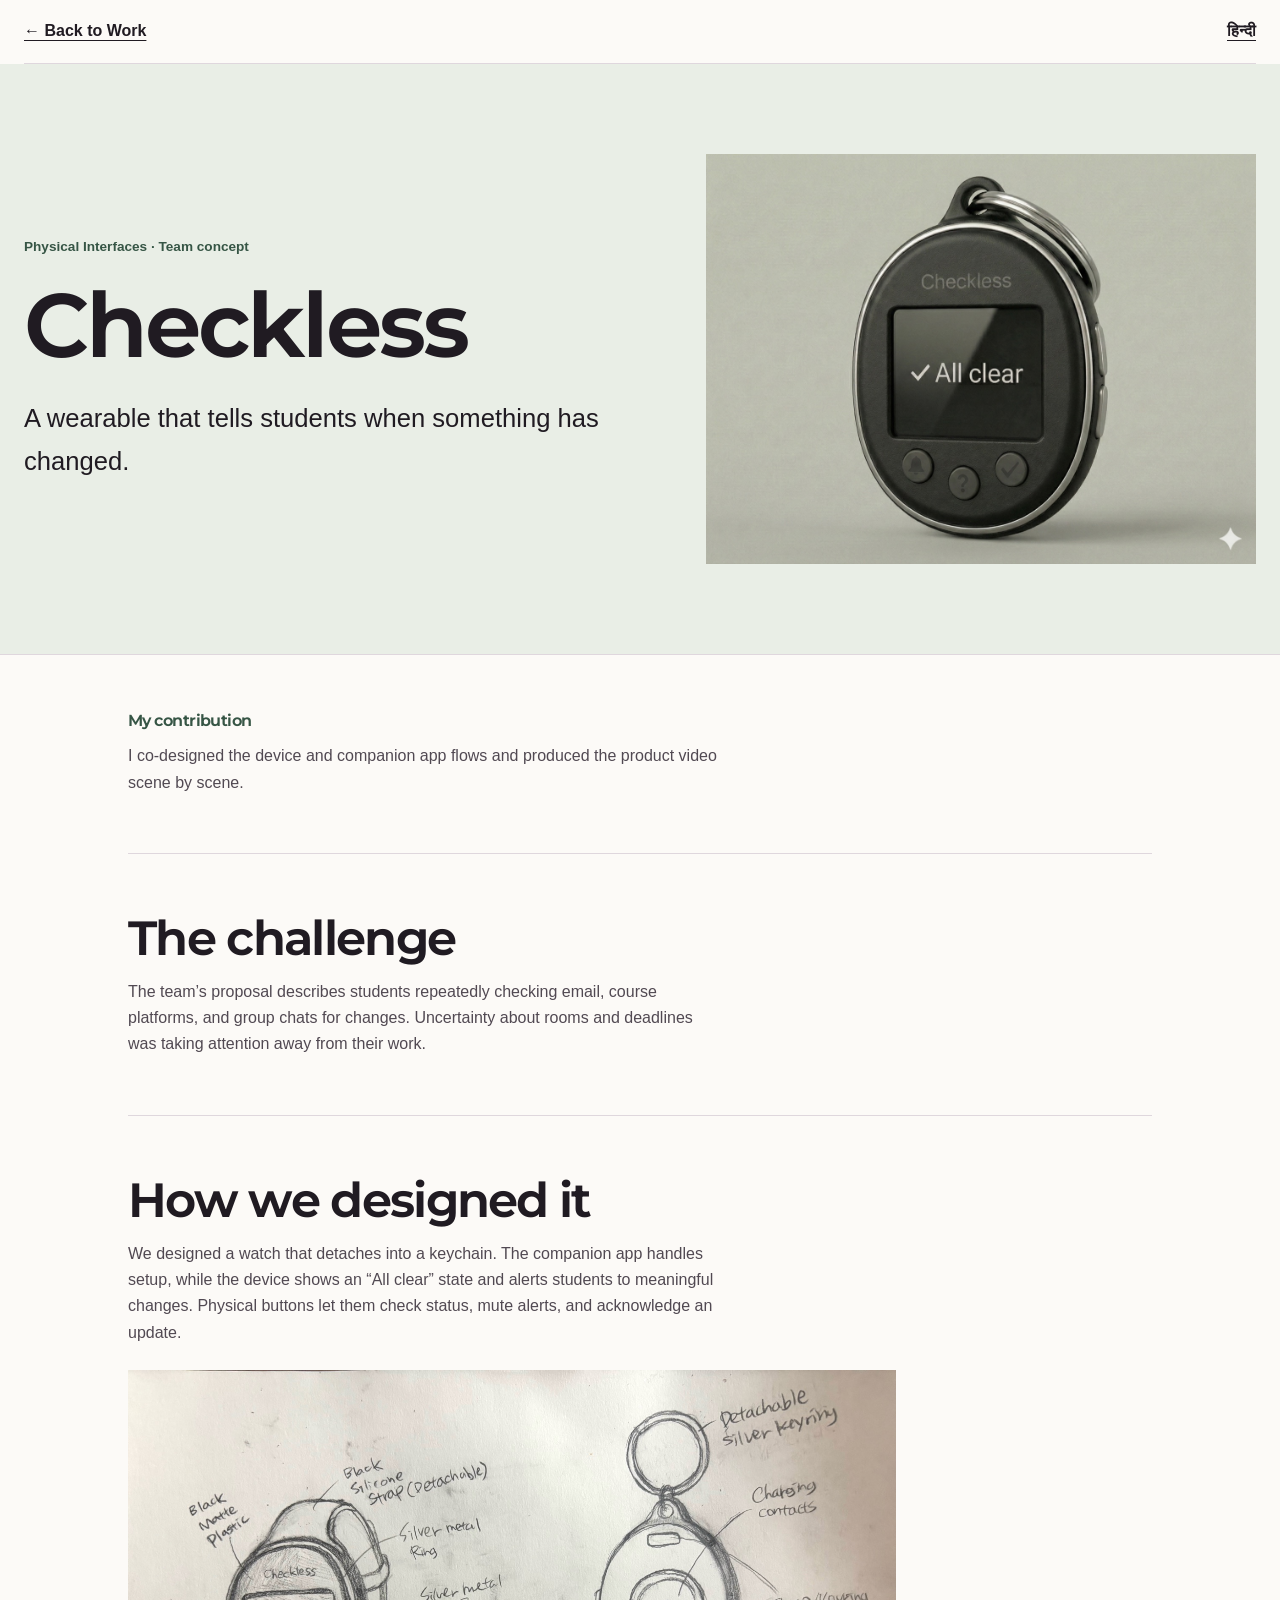
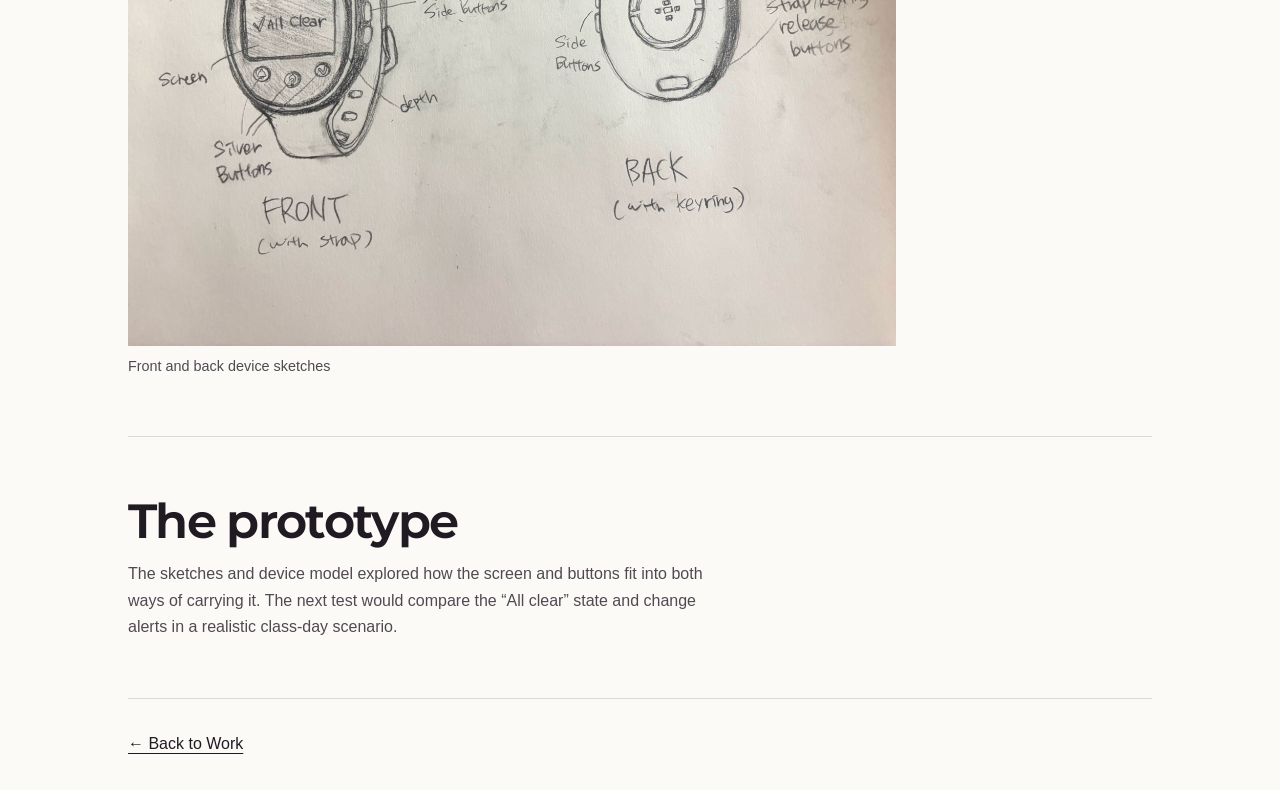
<file: checkless.html>
<!doctype html>
<html lang="en">
<head>
  <meta charset="utf-8">
  <meta name="viewport" content="width=device-width, initial-scale=1">
  <title>Checkless — Anushka Jain</title>
  <link rel="icon" href="assets/aj-interlock.svg" type="image/svg+xml">
  <link rel="stylesheet" href="styles.css">
  <link rel="stylesheet" href="ux-case.css?v=type">
  <link rel="stylesheet" href="portfolio-type.css">
</head>
<body class="ux-case ux-checkless">
  <header class="wrap header">
    <a href="index.html#work">← Back to Work</a>
    <a href="checkless-hi.html" lang="hi">हिन्दी</a>
  </header>
  <main>
    <section class="ux-hero">
      <div class="wrap ux-hero-layout">
        <div>
          <p class="ux-kicker">Physical Interfaces · Team concept</p>
          <h1>Checkless</h1>
          <p class="ux-lead">A wearable that tells students when something has changed.</p>
        </div>
        <img src="assets/work/checkless.jpg" alt="Checkless keychain concept showing the All clear state">
      </div>
    </section>
    <div class="wrap ux-body">
      <section class="ux-section ux-role"><h2>My contribution</h2><p>I co-designed the device and companion app flows and produced the product video scene by scene.</p></section>
      <section class="ux-section"><h2>The challenge</h2><p>The team’s proposal describes students repeatedly checking email, course platforms, and group chats for changes. Uncertainty about rooms and deadlines was taking attention away from their work.</p></section>
<section class="ux-section"><h2>How we designed it</h2><p>We designed a watch that detaches into a keychain. The companion app handles setup, while the device shows an “All clear” state and alerts students to meaningful changes. Physical buttons let them check status, mute alerts, and acknowledge an update.</p><figure><a href="assets/work/checkless-sketch.jpg"><img src="assets/work/checkless-sketch.jpg" alt="Front and back device sketches" loading="lazy"></a><figcaption>Front and back device sketches</figcaption></figure></section>
<section class="ux-section"><h2>The prototype</h2><p>The sketches and device model explored how the screen and buttons fit into both ways of carrying it. The next test would compare the “All clear” state and change alerts in a realistic class-day scenario.</p></section>
    </div>
  </main>
  <footer class="wrap ux-footer"><a href="index.html#work">← Back to Work</a></footer>
</body>
</html>
</file>
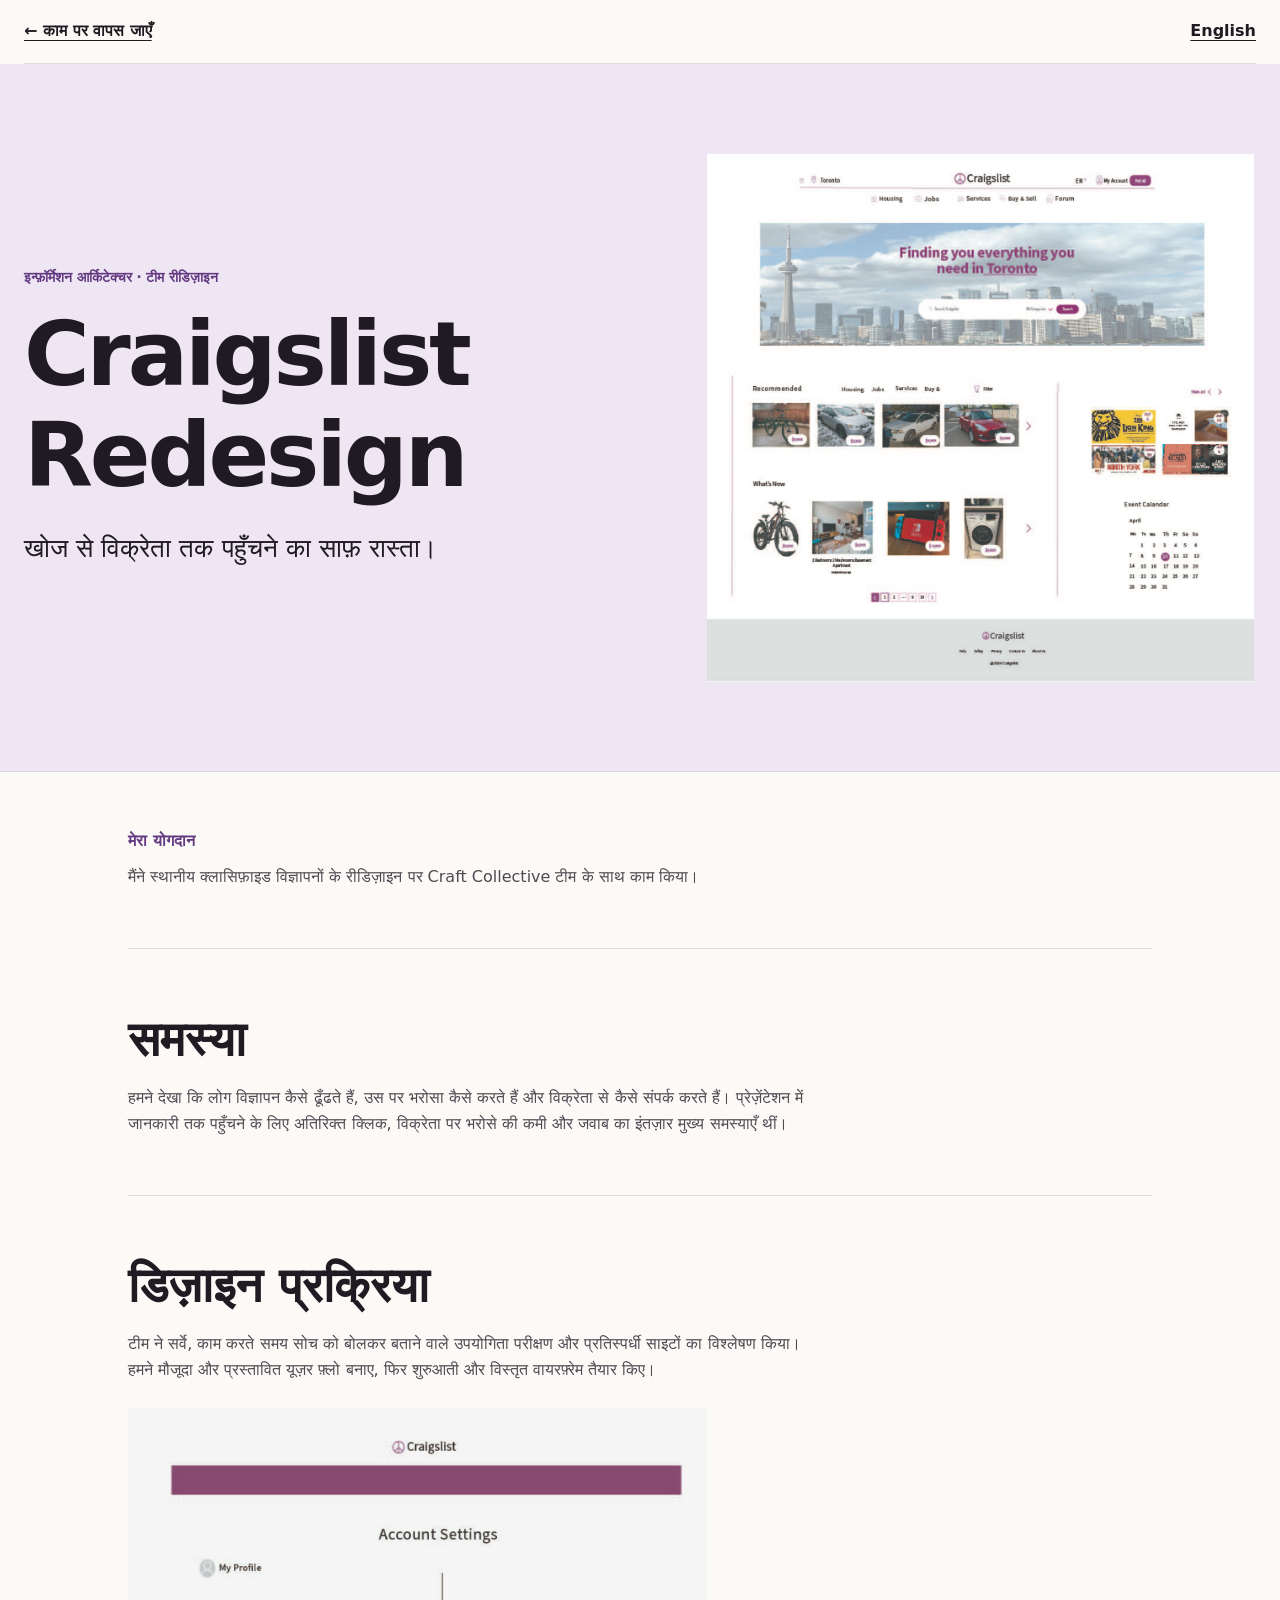
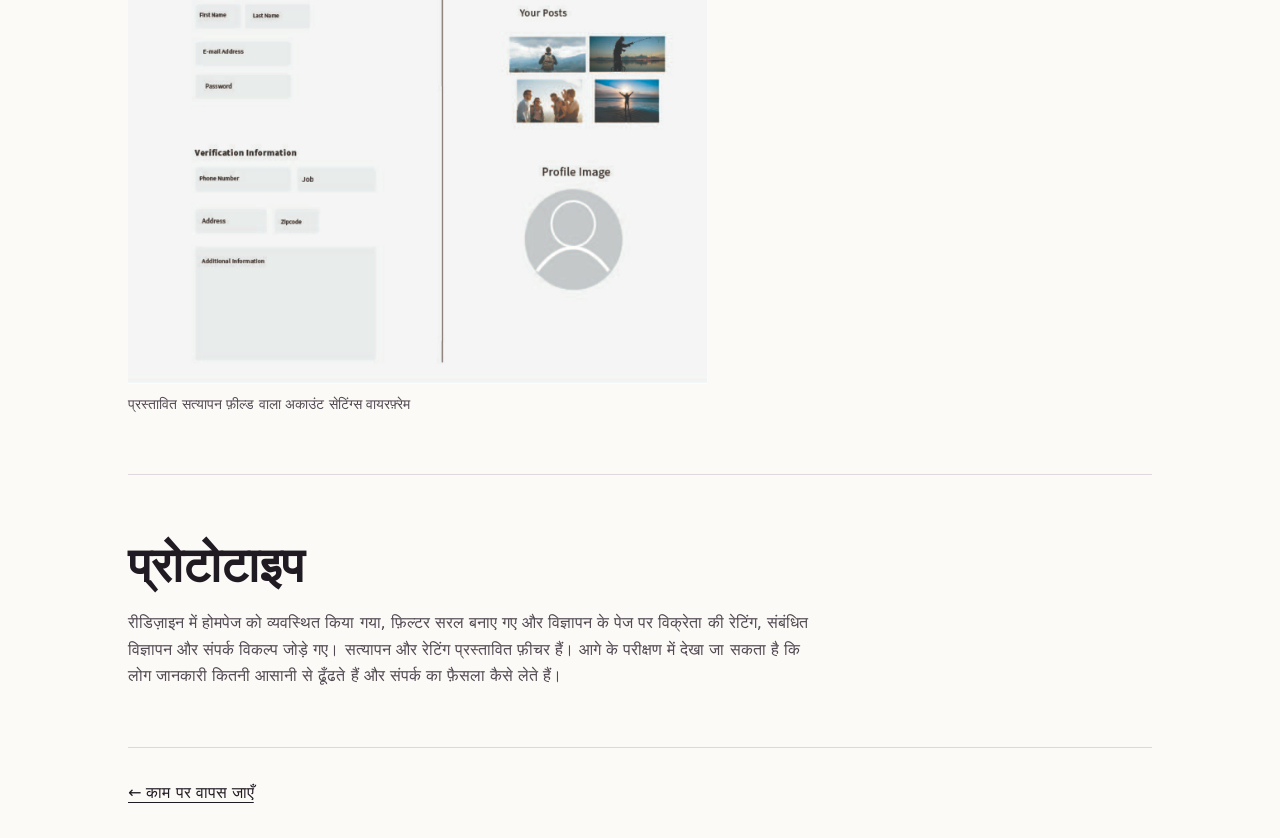
<file: craigslist-hi.html>
<!doctype html>
<html lang="hi">
<head>
  <meta charset="utf-8">
  <meta name="viewport" content="width=device-width, initial-scale=1">
  <title>Craigslist Redesign — Anushka Jain</title>
  <link rel="icon" href="assets/aj-interlock.svg" type="image/svg+xml">
  <link rel="stylesheet" href="styles.css">
  <link rel="stylesheet" href="ux-case.css?v=type">
  <link rel="stylesheet" href="portfolio-type.css">
</head>
<body class="ux-case ux-craigslist">
  <header class="wrap header">
    <a href="hindi.html#work">← काम पर वापस जाएँ</a>
    <a href="craigslist.html" lang="en">English</a>
  </header>
  <main>
    <section class="ux-hero">
      <div class="wrap ux-hero-layout">
        <div>
          <p class="ux-kicker">इन्फ़ॉर्मेशन आर्किटेक्चर · टीम रीडिज़ाइन</p>
          <h1>Craigslist Redesign</h1>
          <p class="ux-lead">खोज से विक्रेता तक पहुँचने का साफ़ रास्ता।</p>
        </div>
        <img src="assets/work/craigslist.jpg" alt="टोरंटो के लिए रीडिज़ाइन किया गया Craigslist होमपेज">
      </div>
    </section>
    <div class="wrap ux-body">
      <section class="ux-section ux-role"><h2>मेरा योगदान</h2><p>मैंने स्थानीय क्लासिफ़ाइड विज्ञापनों के रीडिज़ाइन पर Craft Collective टीम के साथ काम किया।</p></section>
      <section class="ux-section"><h2>समस्या</h2><p>हमने देखा कि लोग विज्ञापन कैसे ढूँढते हैं, उस पर भरोसा कैसे करते हैं और विक्रेता से कैसे संपर्क करते हैं। प्रेज़ेंटेशन में जानकारी तक पहुँचने के लिए अतिरिक्त क्लिक, विक्रेता पर भरोसे की कमी और जवाब का इंतज़ार मुख्य समस्याएँ थीं।</p></section>
<section class="ux-section"><h2>डिज़ाइन प्रक्रिया</h2><p>टीम ने सर्वे, काम करते समय सोच को बोलकर बताने वाले उपयोगिता परीक्षण और प्रतिस्पर्धी साइटों का विश्लेषण किया। हमने मौजूदा और प्रस्तावित यूज़र फ़्लो बनाए, फिर शुरुआती और विस्तृत वायरफ़्रेम तैयार किए।</p><figure><a href="assets/work/craigslist-wireframe.jpg"><img src="assets/work/craigslist-wireframe.jpg" alt="प्रस्तावित सत्यापन फ़ील्ड वाला अकाउंट सेटिंग्स वायरफ़्रेम" loading="lazy"></a><figcaption>प्रस्तावित सत्यापन फ़ील्ड वाला अकाउंट सेटिंग्स वायरफ़्रेम</figcaption></figure></section>
<section class="ux-section"><h2>प्रोटोटाइप</h2><p>रीडिज़ाइन में होमपेज को व्यवस्थित किया गया, फ़िल्टर सरल बनाए गए और विज्ञापन के पेज पर विक्रेता की रेटिंग, संबंधित विज्ञापन और संपर्क विकल्प जोड़े गए। सत्यापन और रेटिंग प्रस्तावित फ़ीचर हैं। आगे के परीक्षण में देखा जा सकता है कि लोग जानकारी कितनी आसानी से ढूँढते हैं और संपर्क का फ़ैसला कैसे लेते हैं।</p></section>
    </div>
  </main>
  <footer class="wrap ux-footer"><a href="hindi.html#work">← काम पर वापस जाएँ</a></footer>
</body>
</html>
</file>
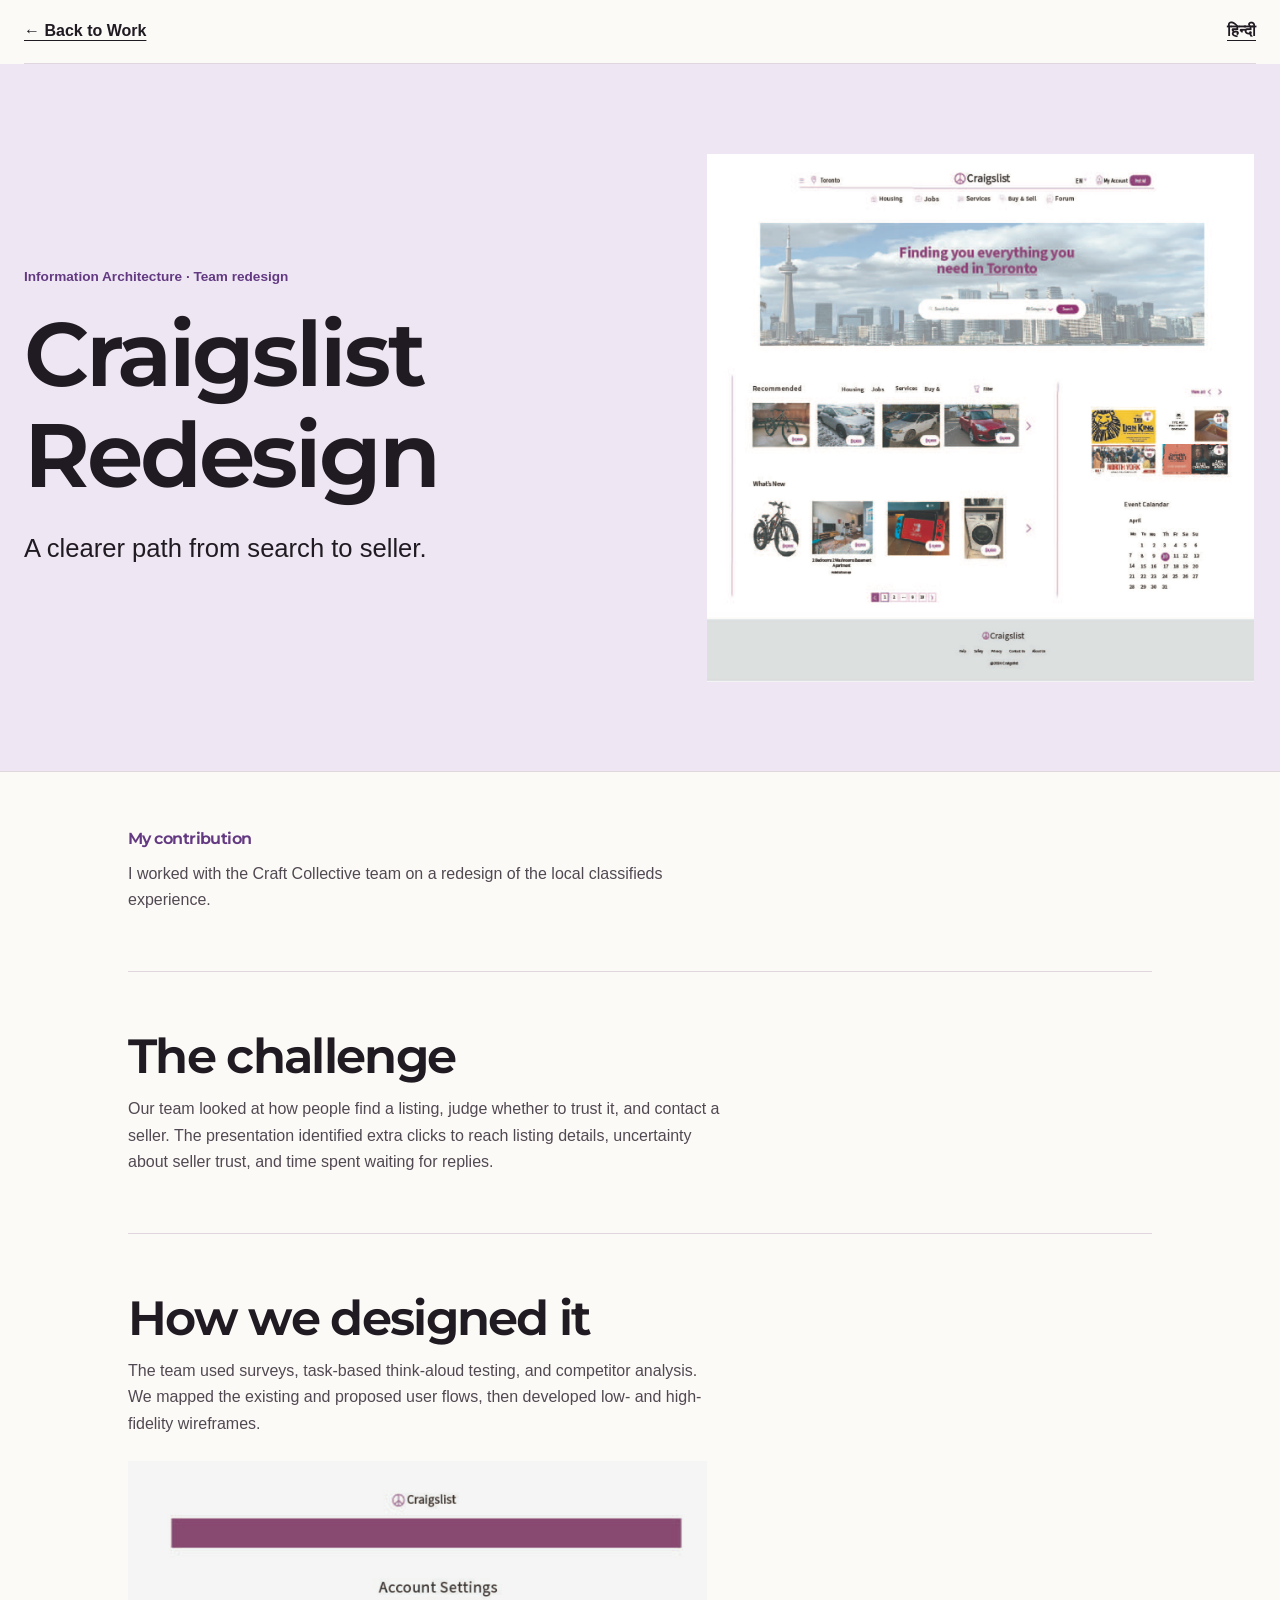
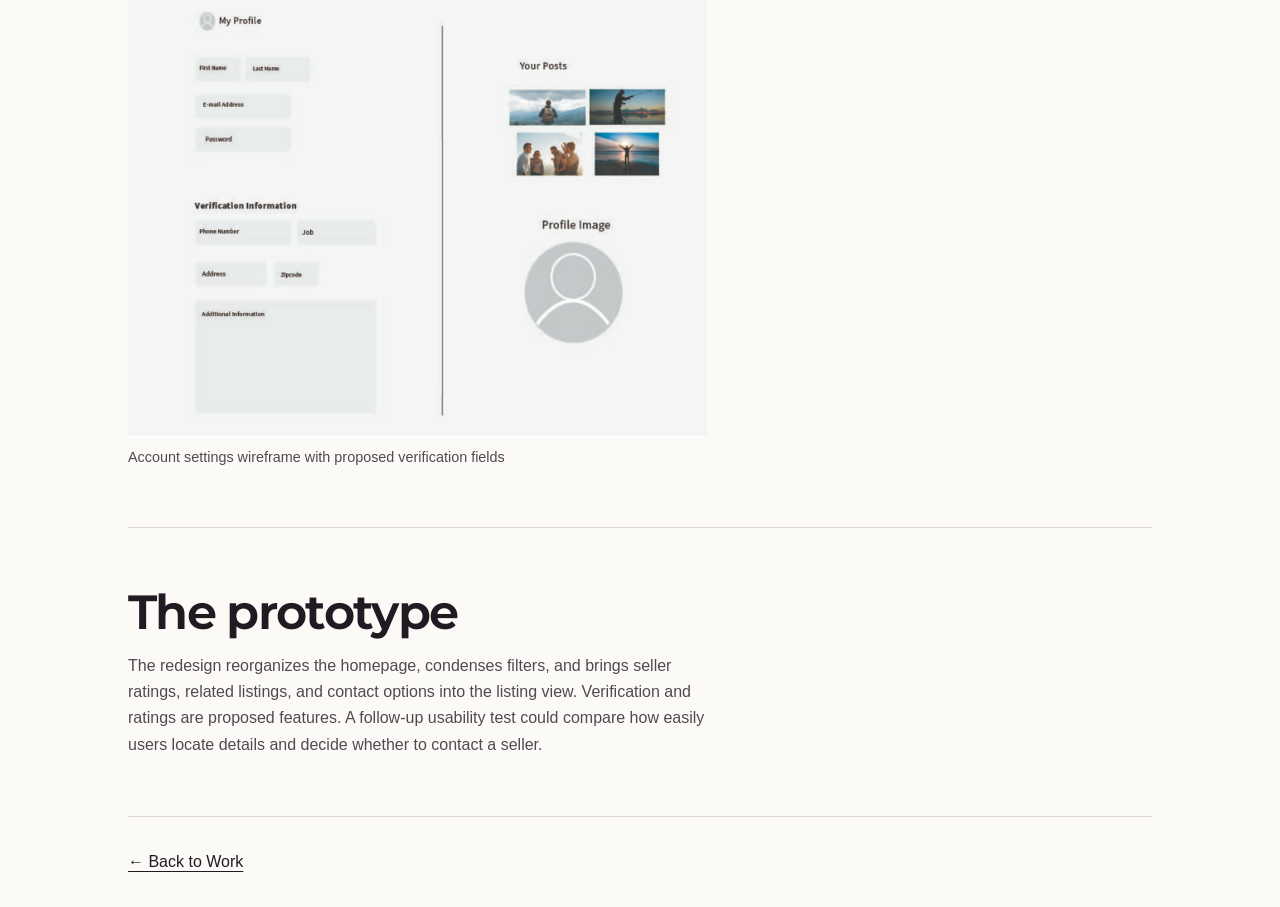
<file: craigslist.html>
<!doctype html>
<html lang="en">
<head>
  <meta charset="utf-8">
  <meta name="viewport" content="width=device-width, initial-scale=1">
  <title>Craigslist Redesign — Anushka Jain</title>
  <link rel="icon" href="assets/aj-interlock.svg" type="image/svg+xml">
  <link rel="stylesheet" href="styles.css">
  <link rel="stylesheet" href="ux-case.css?v=type">
  <link rel="stylesheet" href="portfolio-type.css">
</head>
<body class="ux-case ux-craigslist">
  <header class="wrap header">
    <a href="index.html#work">← Back to Work</a>
    <a href="craigslist-hi.html" lang="hi">हिन्दी</a>
  </header>
  <main>
    <section class="ux-hero">
      <div class="wrap ux-hero-layout">
        <div>
          <p class="ux-kicker">Information Architecture · Team redesign</p>
          <h1>Craigslist Redesign</h1>
          <p class="ux-lead">A clearer path from search to seller.</p>
        </div>
        <img src="assets/work/craigslist.jpg" alt="Redesigned Craigslist homepage for Toronto">
      </div>
    </section>
    <div class="wrap ux-body">
      <section class="ux-section ux-role"><h2>My contribution</h2><p>I worked with the Craft Collective team on a redesign of the local classifieds experience.</p></section>
      <section class="ux-section"><h2>The challenge</h2><p>Our team looked at how people find a listing, judge whether to trust it, and contact a seller. The presentation identified extra clicks to reach listing details, uncertainty about seller trust, and time spent waiting for replies.</p></section>
<section class="ux-section"><h2>How we designed it</h2><p>The team used surveys, task-based think-aloud testing, and competitor analysis. We mapped the existing and proposed user flows, then developed low- and high-fidelity wireframes.</p><figure><a href="assets/work/craigslist-wireframe.jpg"><img src="assets/work/craigslist-wireframe.jpg" alt="Account settings wireframe with proposed verification fields" loading="lazy"></a><figcaption>Account settings wireframe with proposed verification fields</figcaption></figure></section>
<section class="ux-section"><h2>The prototype</h2><p>The redesign reorganizes the homepage, condenses filters, and brings seller ratings, related listings, and contact options into the listing view. Verification and ratings are proposed features. A follow-up usability test could compare how easily users locate details and decide whether to contact a seller.</p></section>
    </div>
  </main>
  <footer class="wrap ux-footer"><a href="index.html#work">← Back to Work</a></footer>
</body>
</html>
</file>
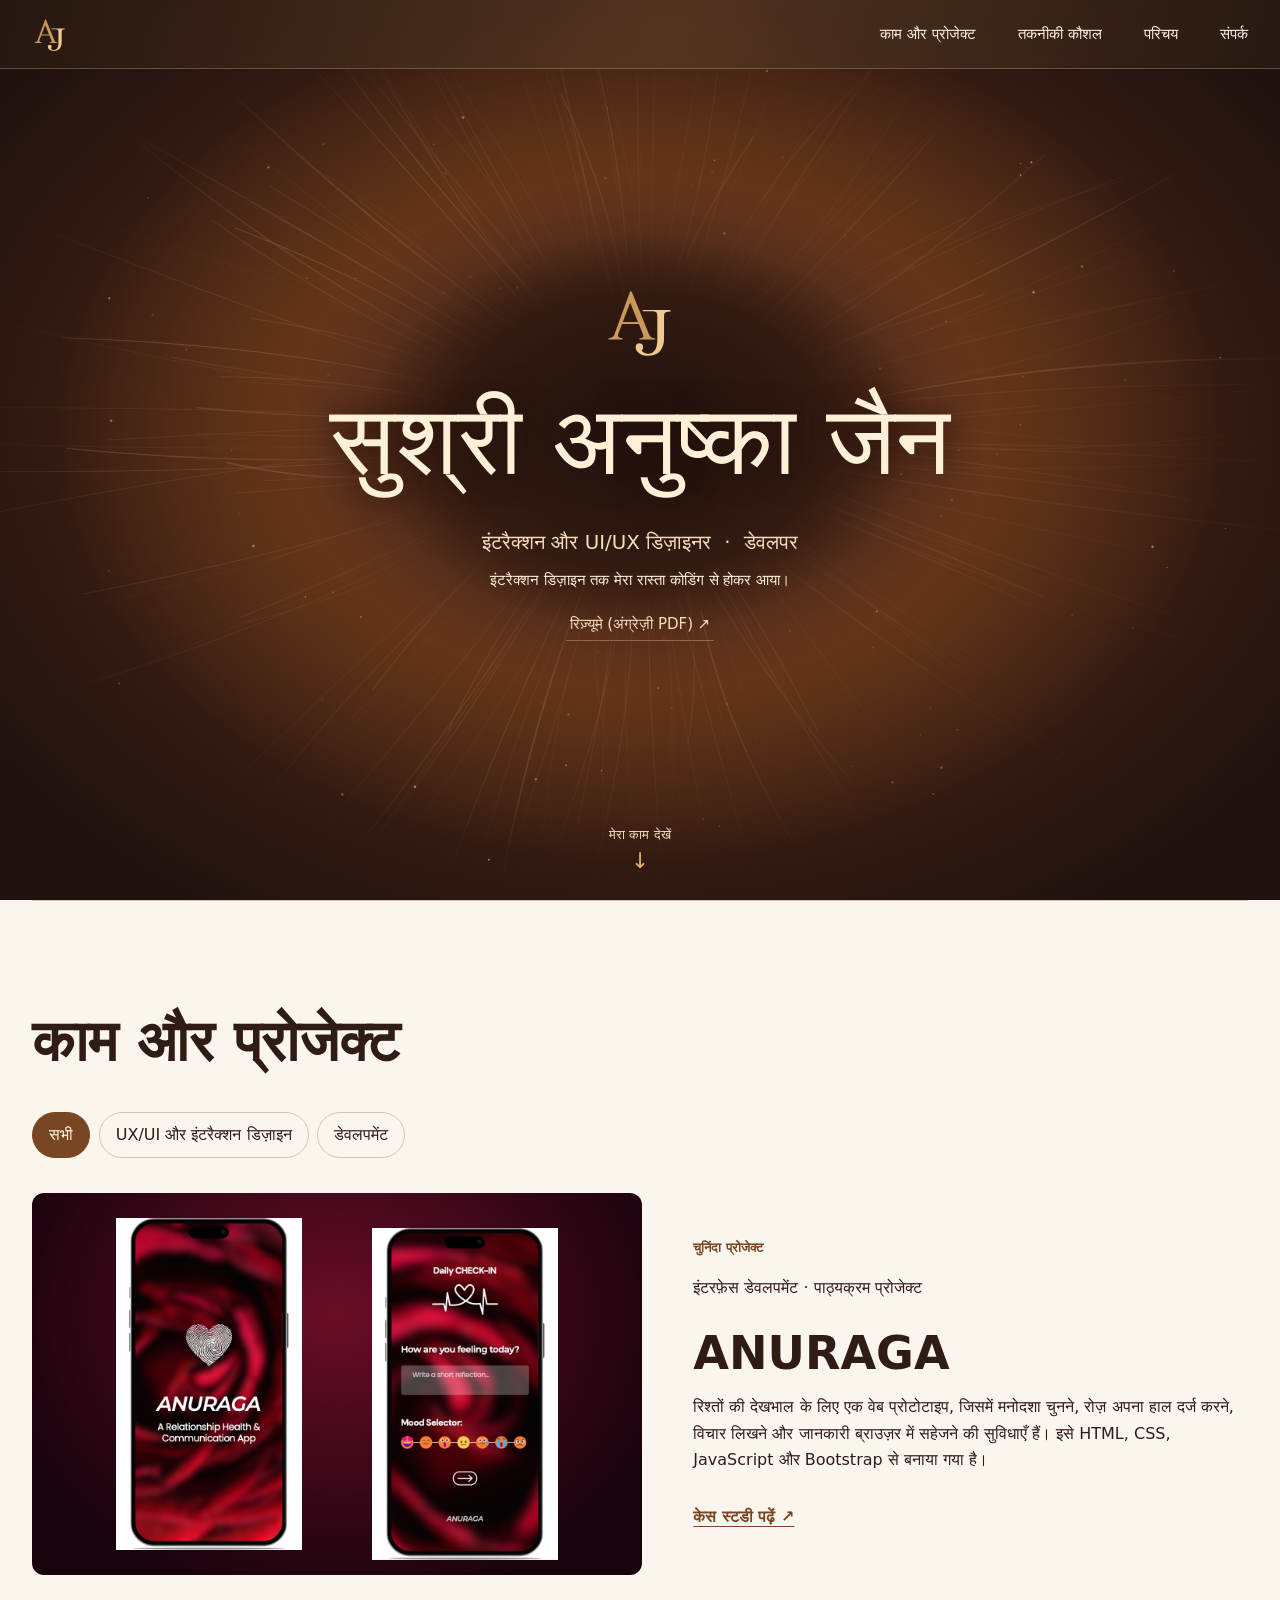
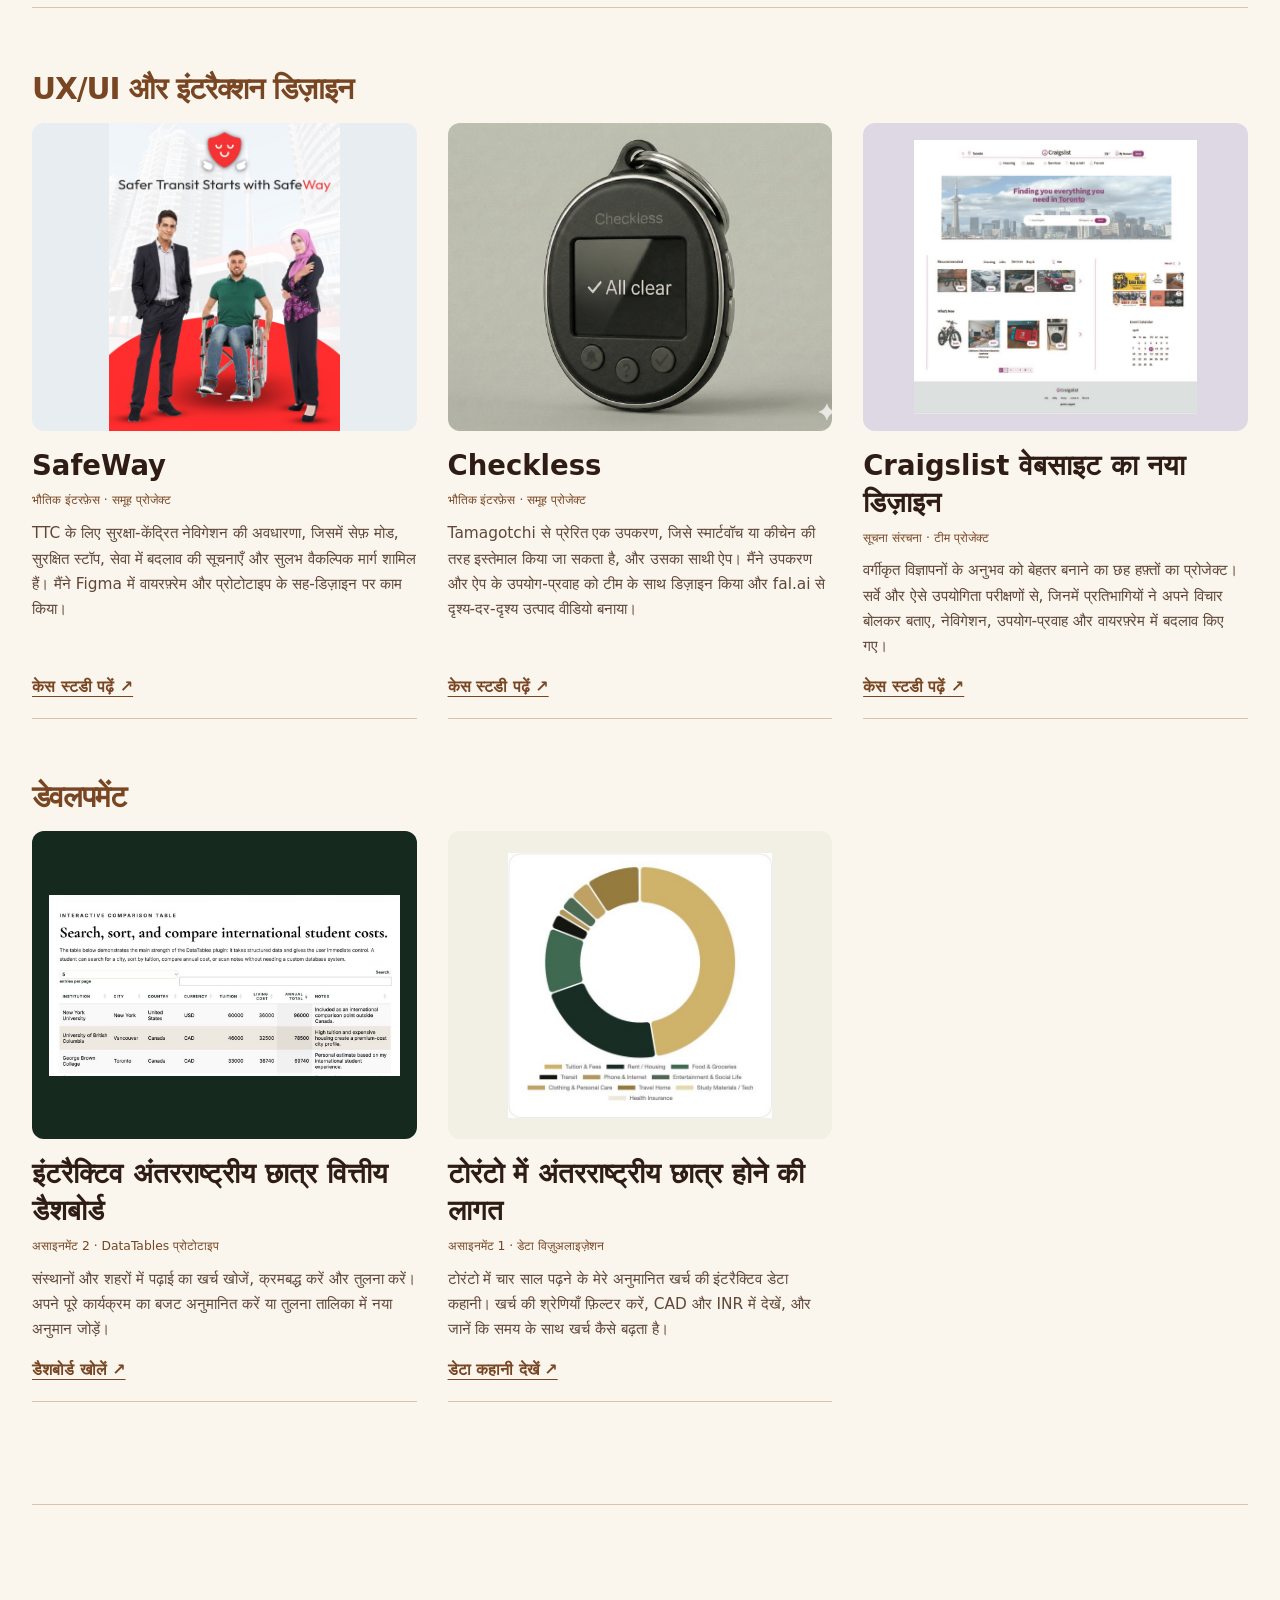
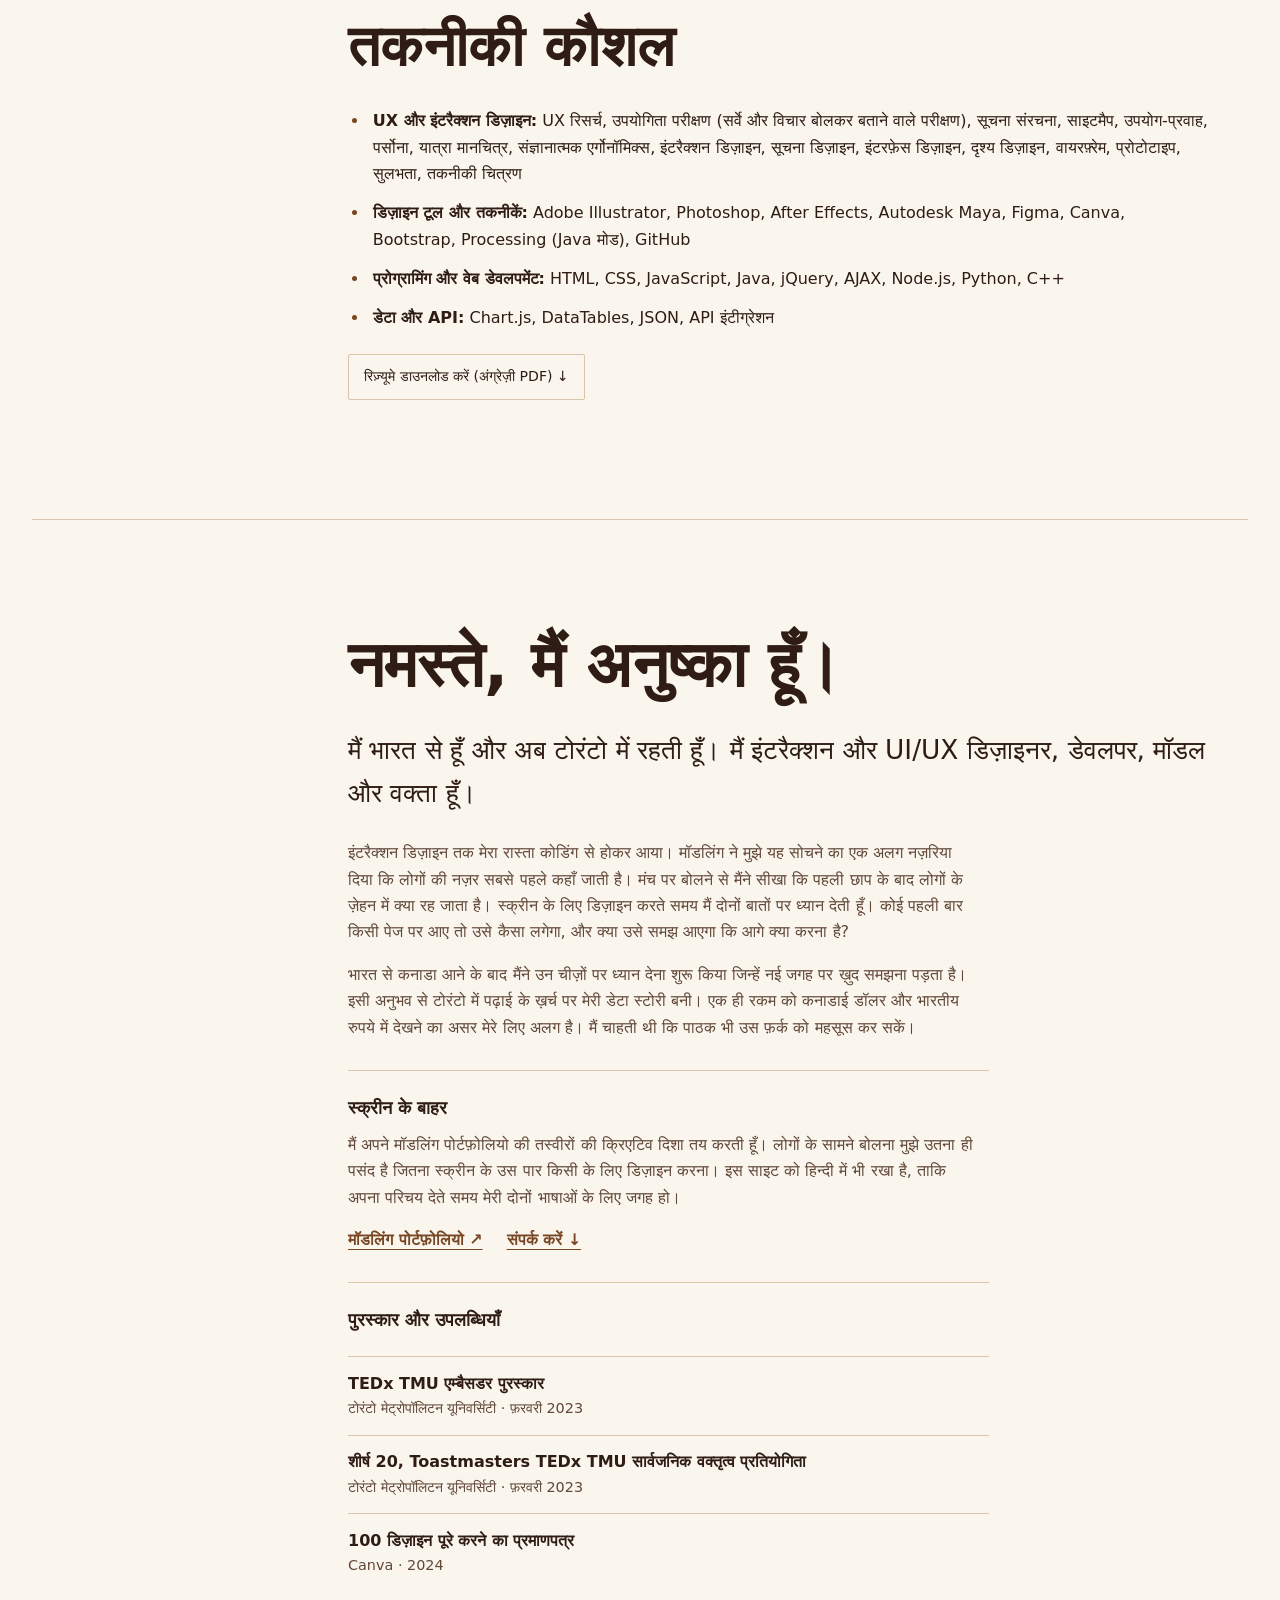
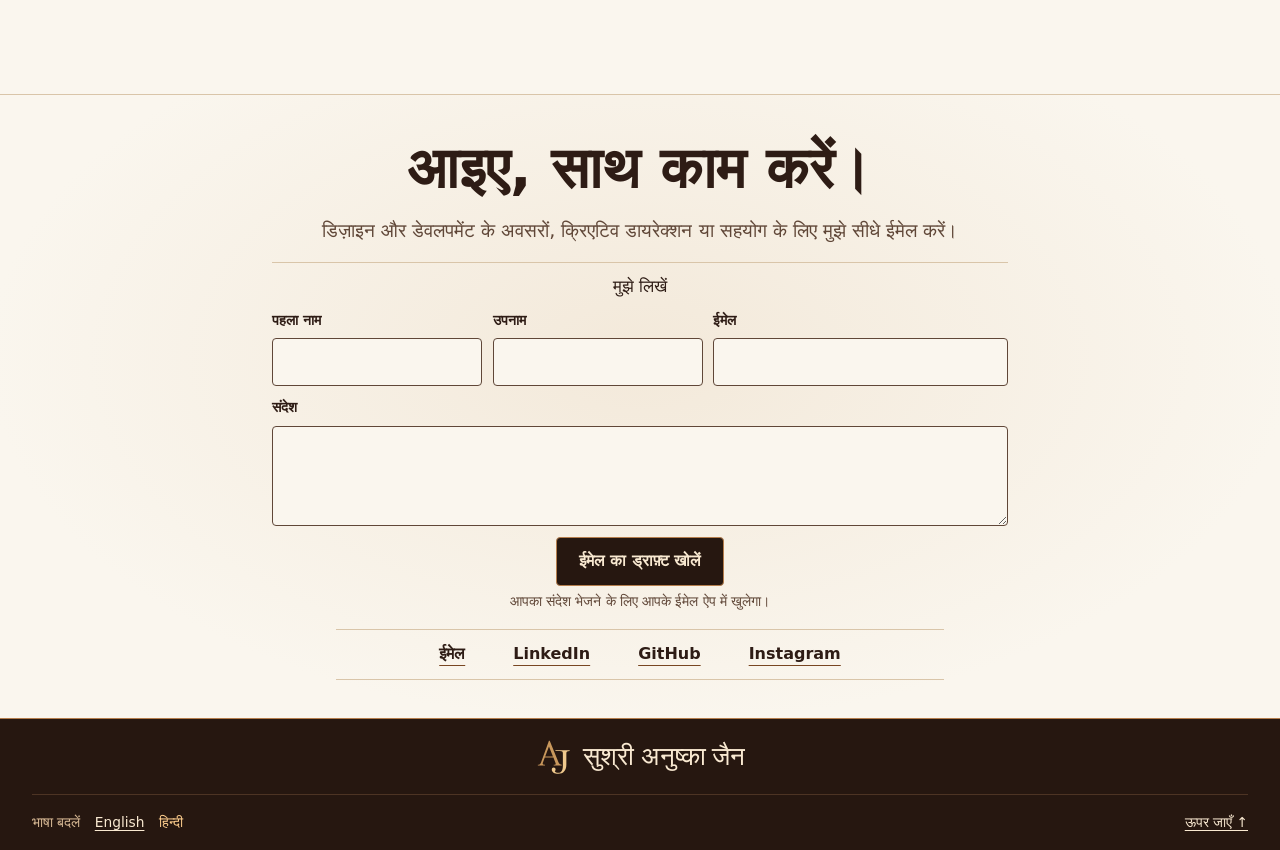
<file: hindi.html>
<!doctype html>
<html lang="hi">
<head>
<meta charset="utf-8">
<meta name="viewport" content="width=device-width, initial-scale=1">
<meta name="description" content="इंटरैक्शन और UI/UX डिज़ाइनर और डेवलपर सुश्री अनुष्का जैन का पोर्टफ़ोलियो।">
<meta name="color-scheme" content="light dark">
<title>सुश्री अनुष्का जैन — डिज़ाइन और डेवलपमेंट</title>
<link rel="icon" href="assets/aj-interlock.svg" type="image/svg+xml">
<link rel="stylesheet" href="styles.css">
<link rel="stylesheet" href="aura-landing.css">
<link rel="stylesheet" href="portfolio-sections.css">
<link rel="stylesheet" href="contact-inline.css">
<link rel="stylesheet" href="solar-brand.css">
<link rel="stylesheet" href="signature-motion.css">
<link rel="stylesheet" href="brand-sections.css">
<link rel="stylesheet" href="translucent-nav.css">
<link rel="stylesheet" href="header-state.css">
<link rel="stylesheet" href="signature-contact.css?v=compact-contact">
<link rel="alternate" hreflang="en" href="./">
<link rel="alternate" hreflang="hi" href="hindi.html">
<link rel="stylesheet" href="project-gallery.css?v=wide-desktop">
<script src="portfolio-intro.js" defer></script>
<script src="gallery-filter.js" defer></script>
<script defer src="contact-form.js"></script>
<link rel="stylesheet" href="about-story.css">
<link rel="stylesheet" href="portfolio-type.css">
<script src="font-preview.js"></script>
</head>
<body>
<a class="skip" href="#main">मुख्य सामग्री पर जाएँ</a>
<header class="site-header">
  <div class="nav-inner wrap">
    <a class="home-link" href="#top" aria-label="अनुष्का जैन — मुखपृष्ठ"><img src="assets/aj-interlock.svg" alt="" width="36" height="36"><span class="header-name">अनुष्का जैन</span></a>
    <nav aria-label="मुख्य नेविगेशन">
      <a href="#work">काम और प्रोजेक्ट</a>
      <a href="#skills">तकनीकी कौशल</a>
      <a href="#about">परिचय</a>
      <a href="#contact">संपर्क</a>
    </nav>
  </div>
</header>
<main id="main">
<section class="landing" id="top" aria-labelledby="title">
  <div class="aura" aria-hidden="true"></div>
  <div class="landing-content wrap">
    <div class="signature-mark" aria-hidden="true"><img src="assets/aj-interlock.svg" alt="" width="70" height="70"><span class="signature-shine"></span><span class="signature-spark"></span></div>
    <h1 id="title">सुश्री अनुष्का जैन</h1>
    <p class="landing-role">इंटरैक्शन और UI/UX डिज़ाइनर <span aria-hidden="true">·</span> डेवलपर</p>
    <p class="landing-intro">इंटरैक्शन डिज़ाइन तक मेरा रास्ता कोडिंग से होकर आया।</p>
    <div class="secondary"><a href="assets/anushka-jain-resume.pdf">रिज़्यूमे (अंग्रेज़ी PDF) ↗</a></div>
  </div>
  <a class="landing-work" href="#work">मेरा काम देखें <span aria-hidden="true">↓</span></a>
</section>
<section class="work wrap" id="work" aria-labelledby="work-title">
  <div class="section-top"><h2 id="work-title">काम और प्रोजेक्ट</h2></div>
  <div class="work-controls" role="group" aria-label="प्रोजेक्ट फ़िल्टर" hidden><button type="button" data-filter="all" aria-pressed="true">सभी</button><button type="button" data-filter="design" aria-pressed="false">UX/UI और इंटरैक्शन डिज़ाइन</button><button type="button" data-filter="development" aria-pressed="false">डेवलपमेंट</button></div>
  <div class="project-feature-wrap" data-project-category="development">
    <article class="project-feature"><div class="project-preview preview-anuraga" aria-hidden="true"><img src="assets/anuraga/screen-1.jpg" alt="" loading="lazy"><img src="assets/anuraga/screen-3.jpg" alt="" loading="lazy"></div><div class="project-copy"><p class="project-feature-label">चुनिंदा प्रोजेक्ट</p><p class="project-type">इंटरफ़ेस डेवलपमेंट · पाठ्यक्रम प्रोजेक्ट</p><h3>ANURAGA</h3><p>रिश्तों की देखभाल के लिए एक वेब प्रोटोटाइप, जिसमें मनोदशा चुनने, रोज़ अपना हाल दर्ज करने, विचार लिखने और जानकारी ब्राउज़र में सहेजने की सुविधाएँ हैं। इसे HTML, CSS, JavaScript और Bootstrap से बनाया गया है।</p><a href="anuraga-hi.html">केस स्टडी पढ़ें ↗</a></div></article>
  </div>
  <div class="project-group" data-project-category="design" aria-labelledby="design-projects">
    <h3 id="design-projects">UX/UI और इंटरैक्शन डिज़ाइन</h3>
    <ol class="project-grid">
      <li><article><div class="project-preview preview-safeway" aria-hidden="true"><img src="assets/work/safeway.jpg" alt="" loading="lazy"></div><div class="project-copy"><p class="project-type">भौतिक इंटरफ़ेस · समूह प्रोजेक्ट</p><h4>SafeWay</h4><p>TTC के लिए सुरक्षा-केंद्रित नेविगेशन की अवधारणा, जिसमें सेफ़ मोड, सुरक्षित स्टॉप, सेवा में बदलाव की सूचनाएँ और सुलभ वैकल्पिक मार्ग शामिल हैं। मैंने Figma में वायरफ़्रेम और प्रोटोटाइप के सह-डिज़ाइन पर काम किया।</p><a href="safeway-hi.html" aria-label="केस स्टडी पढ़ें · SafeWay">केस स्टडी पढ़ें ↗</a></div></article></li>
      <li><article><div class="project-preview preview-checkless" aria-hidden="true"><img src="assets/work/checkless.jpg" alt="" loading="lazy"></div><div class="project-copy"><p class="project-type">भौतिक इंटरफ़ेस · समूह प्रोजेक्ट</p><h4>Checkless</h4><p>Tamagotchi से प्रेरित एक उपकरण, जिसे स्मार्टवॉच या कीचेन की तरह इस्तेमाल किया जा सकता है, और उसका साथी ऐप। मैंने उपकरण और ऐप के उपयोग-प्रवाह को टीम के साथ डिज़ाइन किया और fal.ai से दृश्य-दर-दृश्य उत्पाद वीडियो बनाया।</p><a href="checkless-hi.html" aria-label="केस स्टडी पढ़ें · Checkless">केस स्टडी पढ़ें ↗</a></div></article></li>
      <li><article><div class="project-preview preview-craigslist" aria-hidden="true"><img src="assets/work/craigslist.jpg" alt="" loading="lazy"></div><div class="project-copy"><p class="project-type">सूचना संरचना · टीम प्रोजेक्ट</p><h4>Craigslist वेबसाइट का नया डिज़ाइन</h4><p>वर्गीकृत विज्ञापनों के अनुभव को बेहतर बनाने का छह हफ़्तों का प्रोजेक्ट। सर्वे और ऐसे उपयोगिता परीक्षणों से, जिनमें प्रतिभागियों ने अपने विचार बोलकर बताए, नेविगेशन, उपयोग-प्रवाह और वायरफ़्रेम में बदलाव किए गए।</p><a href="craigslist-hi.html" aria-label="केस स्टडी पढ़ें · Craigslist Redesign">केस स्टडी पढ़ें ↗</a></div></article></li>
    </ol>
  </div>
  <div class="project-group" data-project-category="development" aria-labelledby="developer-projects">
    <h3 id="developer-projects">डेवलपमेंट</h3>
    <ol class="project-grid">
      <li><article><div class="project-preview preview-dashboard" aria-hidden="true"><img src="assets/work/dashboard.jpg" alt="" loading="lazy"></div><div class="project-copy"><p class="project-type">असाइनमेंट 2 · DataTables प्रोटोटाइप</p><h4>इंटरैक्टिव अंतरराष्ट्रीय छात्र वित्तीय डैशबोर्ड</h4><p>संस्थानों और शहरों में पढ़ाई का खर्च खोजें, क्रमबद्ध करें और तुलना करें। अपने पूरे कार्यक्रम का बजट अनुमानित करें या तुलना तालिका में नया अनुमान जोड़ें।</p><a href="https://nushrare.github.io/A2-International-Student-Financial-Dashboard/">डैशबोर्ड खोलें ↗</a></div></article></li>
      <li><article><div class="project-preview preview-cost-story" aria-hidden="true"><img src="assets/work/cost-story.jpg" alt="" loading="lazy"></div><div class="project-copy"><p class="project-type">असाइनमेंट 1 · डेटा विज़ुअलाइज़ेशन</p><h4>टोरंटो में अंतरराष्ट्रीय छात्र होने की लागत</h4><p>टोरंटो में चार साल पढ़ने के मेरे अनुमानित खर्च की इंटरैक्टिव डेटा कहानी। खर्च की श्रेणियाँ फ़िल्टर करें, CAD और INR में देखें, और जानें कि समय के साथ खर्च कैसे बढ़ता है।</p><a href="https://nushrare.github.io/A1-Cost-of-being-an-International-Student/">डेटा कहानी देखें ↗</a></div></article></li>
    </ol>
  </div>
</section>
<section class="split wrap" id="skills" aria-labelledby="skills-title">
  <div><h2 id="skills-title">तकनीकी कौशल</h2>
    <ul class="skill-list">
      <li><strong>UX और इंटरैक्शन डिज़ाइन:</strong> UX रिसर्च, उपयोगिता परीक्षण (सर्वे और विचार बोलकर बताने वाले परीक्षण), सूचना संरचना, साइटमैप, उपयोग-प्रवाह, पर्सोना, यात्रा मानचित्र, संज्ञानात्मक एर्गोनॉमिक्स, इंटरैक्शन डिज़ाइन, सूचना डिज़ाइन, इंटरफ़ेस डिज़ाइन, दृश्य डिज़ाइन, वायरफ़्रेम, प्रोटोटाइप, सुलभता, तकनीकी चित्रण</li>
      <li><strong>डिज़ाइन टूल और तकनीकें:</strong> Adobe Illustrator, Photoshop, After Effects, Autodesk Maya, Figma, Canva, Bootstrap, Processing (Java मोड), GitHub</li>
      <li><strong>प्रोग्रामिंग और वेब डेवलपमेंट:</strong> HTML, CSS, JavaScript, Java, jQuery, AJAX, Node.js, Python, C++</li>
      <li><strong>डेटा और API:</strong> Chart.js, DataTables, JSON, API इंटीग्रेशन</li>
    </ul>
    <p class="actions" id="resume"><a class="button quiet" href="assets/anushka-jain-resume.pdf" download>रिज़्यूमे डाउनलोड करें (अंग्रेज़ी PDF) ↓</a></p>
  </div>
</section>
<section class="split wrap" id="about" aria-labelledby="about-title">
  <div class="about-story">
    <h2 id="about-title">नमस्ते, मैं अनुष्का हूँ।</h2>
    <p class="large">मैं भारत से हूँ और अब टोरंटो में रहती हूँ। मैं इंटरैक्शन और UI/UX डिज़ाइनर, डेवलपर, मॉडल और वक्ता हूँ।</p>
    <div class="about-copy">
      <p>इंटरैक्शन डिज़ाइन तक मेरा रास्ता कोडिंग से होकर आया। मॉडलिंग ने मुझे यह सोचने का एक अलग नज़रिया दिया कि लोगों की नज़र सबसे पहले कहाँ जाती है। मंच पर बोलने से मैंने सीखा कि पहली छाप के बाद लोगों के ज़ेहन में क्या रह जाता है। स्क्रीन के लिए डिज़ाइन करते समय मैं दोनों बातों पर ध्यान देती हूँ। कोई पहली बार किसी पेज पर आए तो उसे कैसा लगेगा, और क्या उसे समझ आएगा कि आगे क्या करना है?</p>
      <p>भारत से कनाडा आने के बाद मैंने उन चीज़ों पर ध्यान देना शुरू किया जिन्हें नई जगह पर ख़ुद समझना पड़ता है। इसी अनुभव से टोरंटो में पढ़ाई के ख़र्च पर मेरी डेटा स्टोरी बनी। एक ही रकम को कनाडाई डॉलर और भारतीय रुपये में देखने का असर मेरे लिए अलग है। मैं चाहती थी कि पाठक भी उस फ़र्क को महसूस कर सकें।</p>
    </div>
    <div class="about-elsewhere">
      <h3>स्क्रीन के बाहर</h3>
      <p>मैं अपने मॉडलिंग पोर्टफ़ोलियो की तस्वीरों की क्रिएटिव दिशा तय करती हूँ। लोगों के सामने बोलना मुझे उतना ही पसंद है जितना स्क्रीन के उस पार किसी के लिए डिज़ाइन करना। इस साइट को हिन्दी में भी रखा है, ताकि अपना परिचय देते समय मेरी दोनों भाषाओं के लिए जगह हो।</p>
      <div class="about-links"><a href="https://www.nushrare.com/">मॉडलिंग पोर्टफ़ोलियो ↗</a><a href="#contact">संपर्क करें ↓</a></div>
    </div>
    <section class="about-elsewhere" id="awards" aria-labelledby="awards-title">
      <h3 id="awards-title">पुरस्कार और उपलब्धियाँ</h3>
    <ul class="award-list">
      <li><strong>TEDx TMU एम्बैसडर पुरस्कार</strong><span>टोरंटो मेट्रोपॉलिटन यूनिवर्सिटी · फ़रवरी 2023</span></li>
      <li><strong>शीर्ष 20, Toastmasters TEDx TMU सार्वजनिक वक्तृत्व प्रतियोगिता</strong><span>टोरंटो मेट्रोपॉलिटन यूनिवर्सिटी · फ़रवरी 2023</span></li>
      <li><strong>100 डिज़ाइन पूरे करने का प्रमाणपत्र</strong><span>Canva · 2024</span></li>
    </ul>
    </section>
  </div>
</section>
<section class="contact contact-close" id="contact" aria-labelledby="contact-title">
  <div class="contact-inner wrap">
    <h2 id="contact-title">आइए, साथ काम करें।</h2>
    <p class="large">डिज़ाइन और डेवलपमेंट के अवसरों, क्रिएटिव डायरेक्शन या सहयोग के लिए मुझे सीधे ईमेल करें।</p>
    <div class="contact-compose" hidden>
      <h3 id="contact-form-title">मुझे लिखें</h3>
      <form class="contact-form" aria-labelledby="contact-form-title" aria-describedby="contact-form-note">
        <div class="contact-form-details">
          <label>पहला नाम<input name="firstName" autocomplete="given-name" maxlength="80" required></label>
          <label>उपनाम<input name="lastName" autocomplete="family-name" maxlength="80" required></label>
          <label>ईमेल<input type="email" name="email" autocomplete="email" maxlength="254" required></label>
        </div>
        <label>संदेश<textarea name="message" rows="3" required></textarea></label>
        <button type="submit">ईमेल का ड्राफ़्ट खोलें</button>
        <p id="contact-form-note">आपका संदेश भेजने के लिए आपके ईमेल ऐप में खुलेगा।</p>
      </form>
    </div>
    <ul class="contact-directory" role="list">
      <li><a href="mailto:anushkajainbusiness@gmail.com">ईमेल</a></li>
      <li><a href="https://www.linkedin.com/in/nushrare/">LinkedIn</a></li>
      <li><a href="https://github.com/nushrare">GitHub</a></li>
      <li><a href="https://www.instagram.com/nushrare/">Instagram</a></li>
    </ul>
  </div>
</section>
</main>
<footer class="closing-footer">
  <a class="closing-signature" href="#top"><img src="assets/aj-interlock.svg" alt="" width="38" height="38"><span>सुश्री अनुष्का जैन</span></a>
  <div class="closing-utility wrap">
    <nav class="language-choice" aria-label="भाषा बदलें"><span>भाषा बदलें</span><a href="./#contact" lang="en" hreflang="en">English</a><a href="hindi.html#contact" lang="hi" hreflang="hi" aria-current="page">हिन्दी</a></nav>
    <a href="#top">ऊपर जाएँ ↑</a>
  </div>
</footer>
<div class="arrival" id="arrival" hidden>
  <div class="signature-mark arrival-mark" aria-hidden="true"><img src="assets/aj-interlock.svg" alt="" width="144" height="144"><span class="signature-shine"></span><span class="signature-spark"></span></div>
  <button type="button" class="arrival-skip">परिचय छोड़ें</button>
</div>
<div id="page-loading" class="page-loading" role="status" hidden>
  <span class="signature-mark" aria-hidden="true"><img src="assets/aj-interlock.svg" alt="" width="48" height="48"><span class="signature-shine"></span><span class="signature-spark"></span></span>
  <span>लोड हो रहा है…</span>
</div>
</body>
</html>
</file>
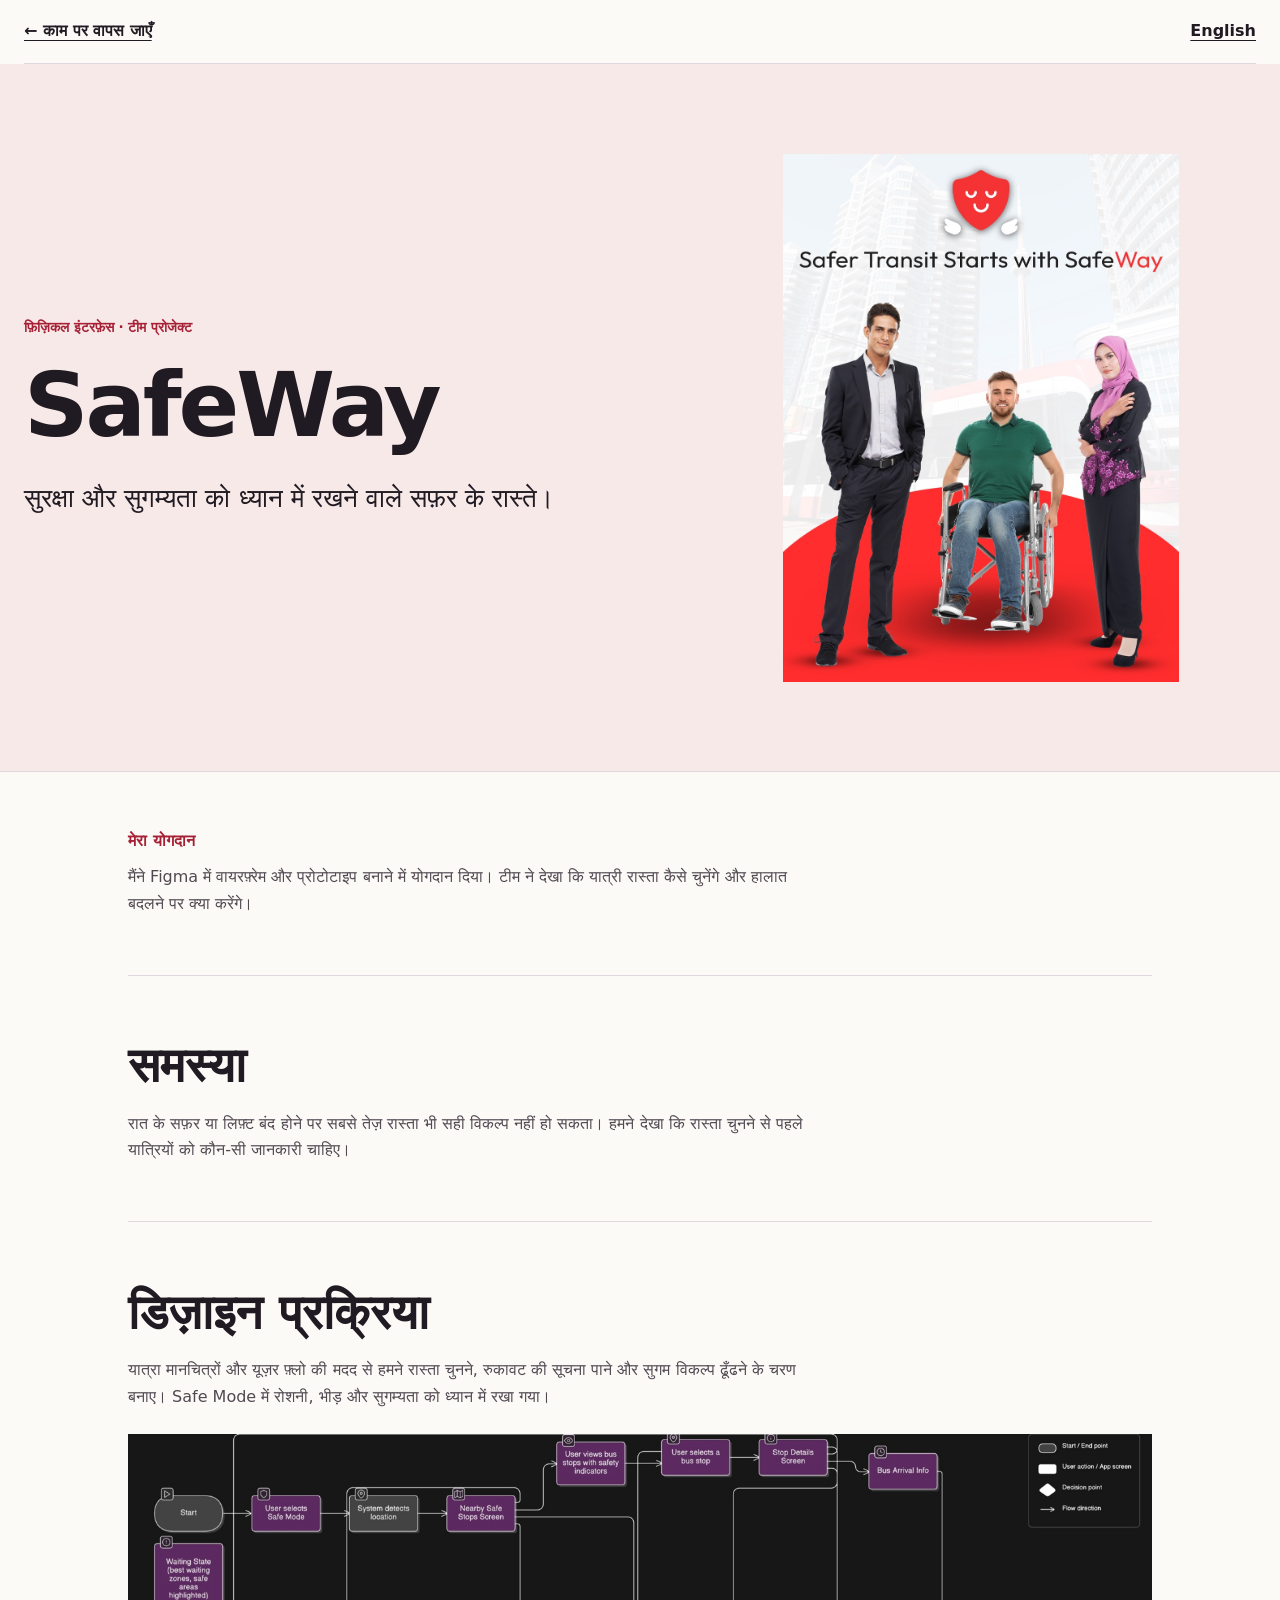
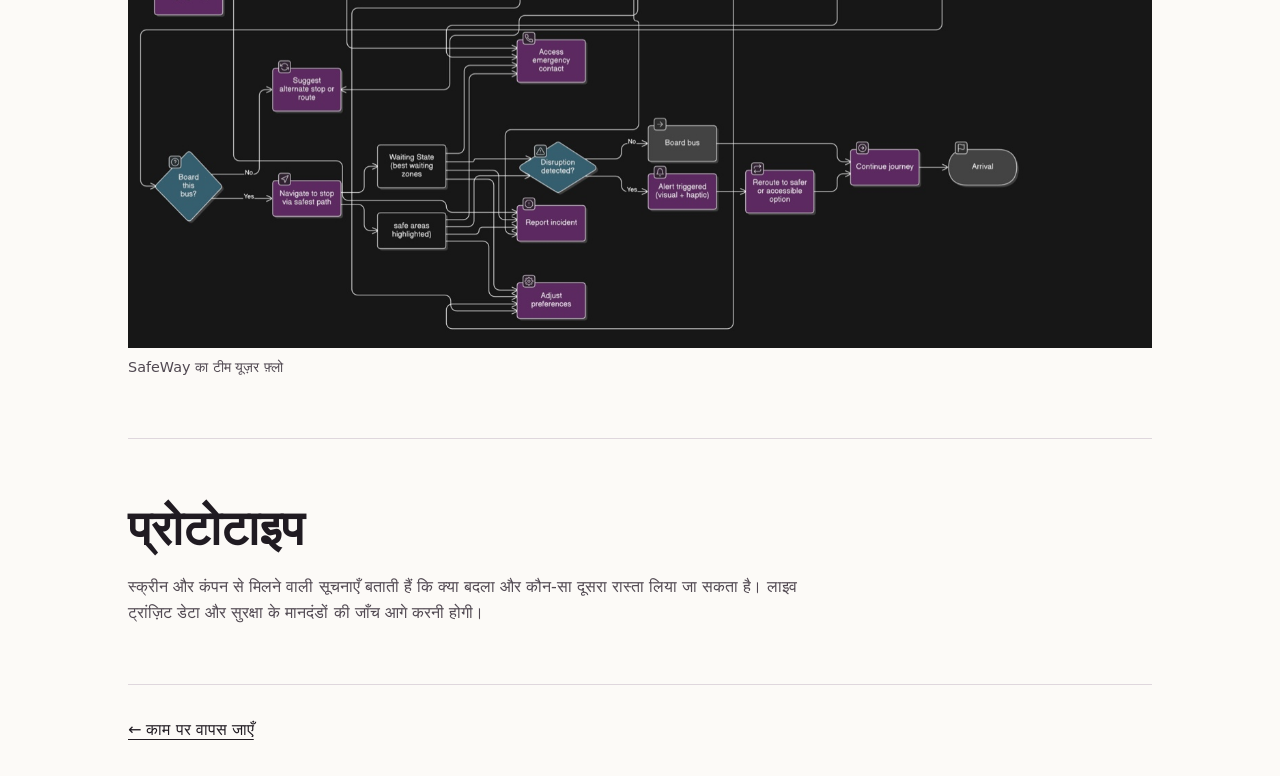
<file: safeway-hi.html>
<!doctype html>
<html lang="hi">
<head>
  <meta charset="utf-8">
  <meta name="viewport" content="width=device-width, initial-scale=1">
  <title>SafeWay — Anushka Jain</title>
  <link rel="icon" href="assets/aj-interlock.svg" type="image/svg+xml">
  <link rel="stylesheet" href="styles.css">
  <link rel="stylesheet" href="ux-case.css?v=type">
  <link rel="stylesheet" href="portfolio-type.css">
</head>
<body class="ux-case ux-safeway">
  <header class="wrap header">
    <a href="hindi.html#work">← काम पर वापस जाएँ</a>
    <a href="safeway.html" lang="en">English</a>
  </header>
  <main>
    <section class="ux-hero">
      <div class="wrap ux-hero-layout">
        <div>
          <p class="ux-kicker">फ़िज़िकल इंटरफ़ेस · टीम प्रोजेक्ट</p>
          <h1>SafeWay</h1>
          <p class="ux-lead">सुरक्षा और सुगम्यता को ध्यान में रखने वाले सफ़र के रास्ते।</p>
        </div>
        <img src="assets/work/safeway.jpg" alt="SafeWay का प्रचार पोस्टर">
      </div>
    </section>
    <div class="wrap ux-body">
      <section class="ux-section ux-role"><h2>मेरा योगदान</h2><p>मैंने Figma में वायरफ़्रेम और प्रोटोटाइप बनाने में योगदान दिया। टीम ने देखा कि यात्री रास्ता कैसे चुनेंगे और हालात बदलने पर क्या करेंगे।</p></section>
      <section class="ux-section"><h2>समस्या</h2><p>रात के सफ़र या लिफ़्ट बंद होने पर सबसे तेज़ रास्ता भी सही विकल्प नहीं हो सकता। हमने देखा कि रास्ता चुनने से पहले यात्रियों को कौन-सी जानकारी चाहिए।</p></section>
<section class="ux-section"><h2>डिज़ाइन प्रक्रिया</h2><p>यात्रा मानचित्रों और यूज़र फ़्लो की मदद से हमने रास्ता चुनने, रुकावट की सूचना पाने और सुगम विकल्प ढूँढने के चरण बनाए। Safe Mode में रोशनी, भीड़ और सुगम्यता को ध्यान में रखा गया।</p><figure><a href="assets/work/safeway-flow.jpg"><img src="assets/work/safeway-flow.jpg" alt="SafeWay का टीम यूज़र फ़्लो" loading="lazy"></a><figcaption>SafeWay का टीम यूज़र फ़्लो</figcaption></figure></section>
<section class="ux-section"><h2>प्रोटोटाइप</h2><p>स्क्रीन और कंपन से मिलने वाली सूचनाएँ बताती हैं कि क्या बदला और कौन-सा दूसरा रास्ता लिया जा सकता है। लाइव ट्रांज़िट डेटा और सुरक्षा के मानदंडों की जाँच आगे करनी होगी।</p></section>
    </div>
  </main>
  <footer class="wrap ux-footer"><a href="hindi.html#work">← काम पर वापस जाएँ</a></footer>
</body>
</html>
</file>
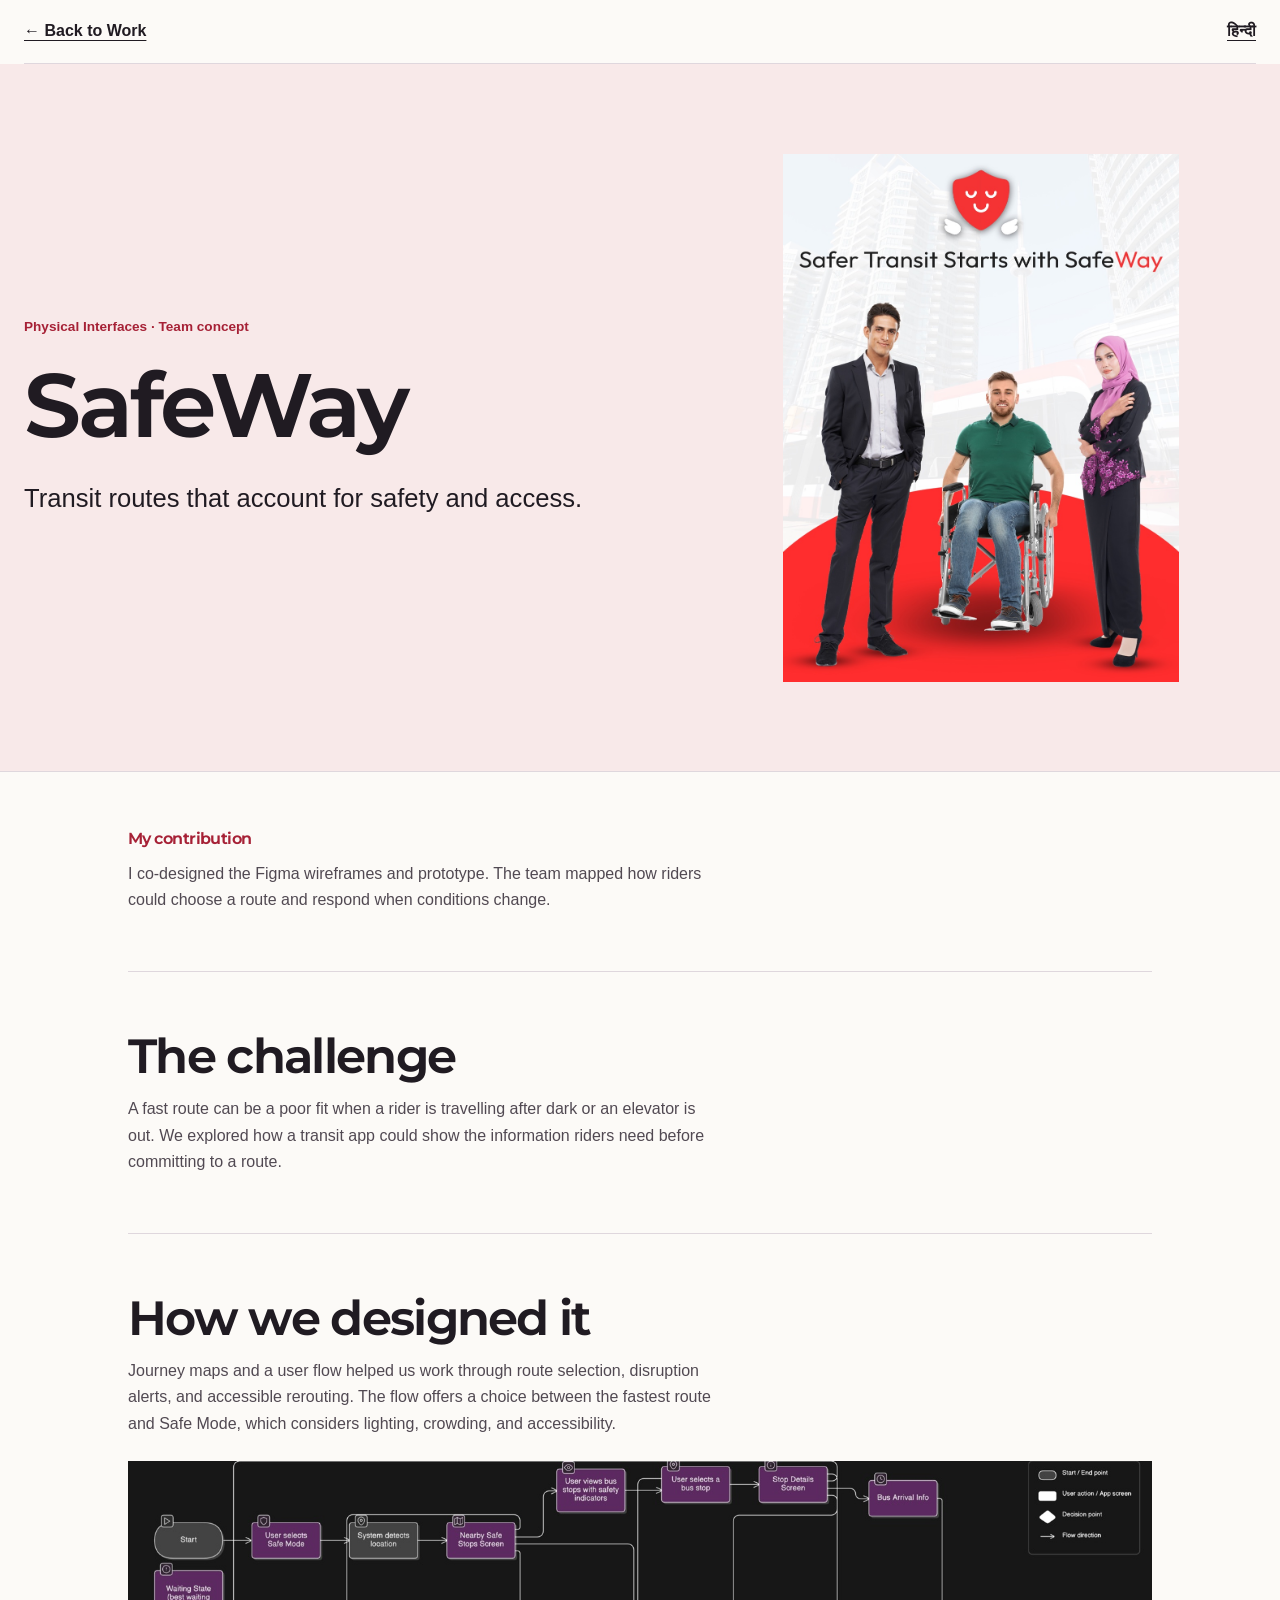
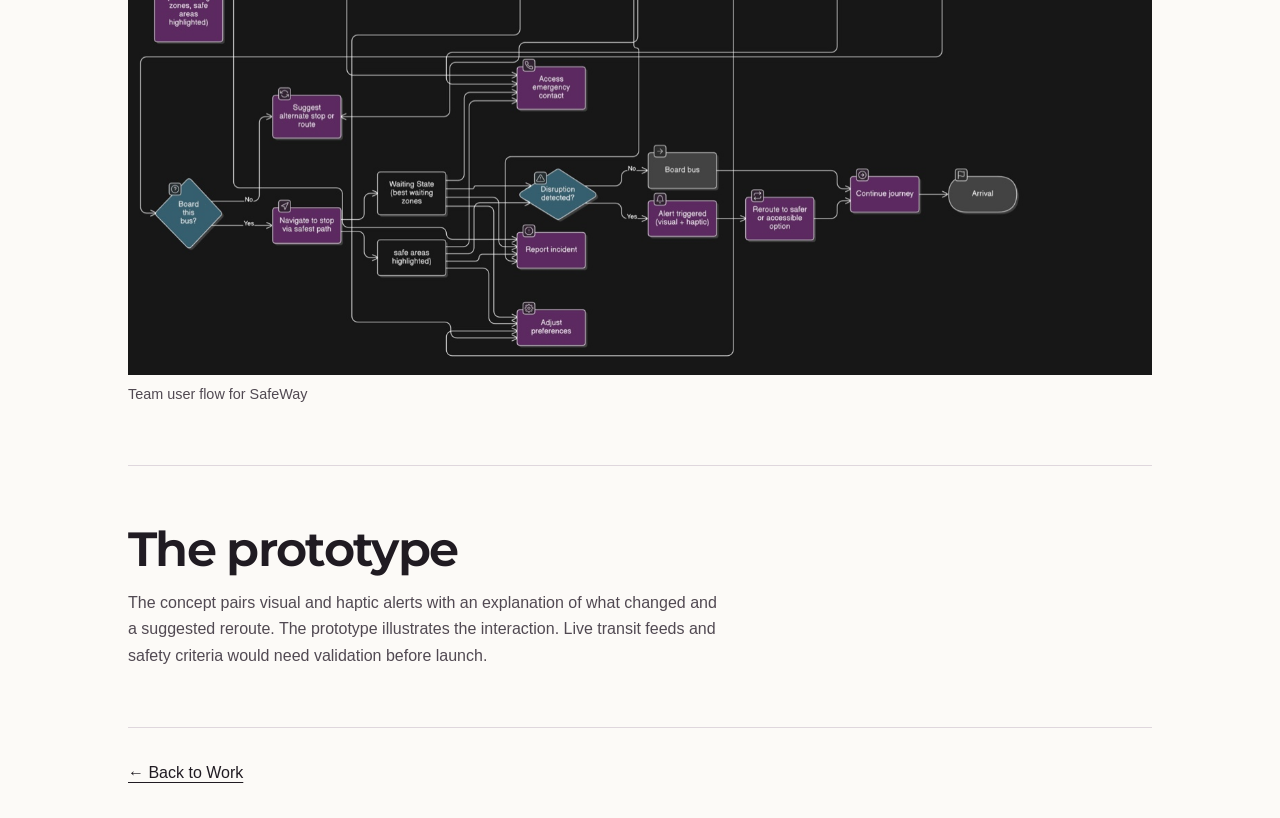
<file: safeway.html>
<!doctype html>
<html lang="en">
<head>
  <meta charset="utf-8">
  <meta name="viewport" content="width=device-width, initial-scale=1">
  <title>SafeWay — Anushka Jain</title>
  <link rel="icon" href="assets/aj-interlock.svg" type="image/svg+xml">
  <link rel="stylesheet" href="styles.css">
  <link rel="stylesheet" href="ux-case.css?v=type">
  <link rel="stylesheet" href="portfolio-type.css">
</head>
<body class="ux-case ux-safeway">
  <header class="wrap header">
    <a href="index.html#work">← Back to Work</a>
    <a href="safeway-hi.html" lang="hi">हिन्दी</a>
  </header>
  <main>
    <section class="ux-hero">
      <div class="wrap ux-hero-layout">
        <div>
          <p class="ux-kicker">Physical Interfaces · Team concept</p>
          <h1>SafeWay</h1>
          <p class="ux-lead">Transit routes that account for safety and access.</p>
        </div>
        <img src="assets/work/safeway.jpg" alt="SafeWay promotional poster">
      </div>
    </section>
    <div class="wrap ux-body">
      <section class="ux-section ux-role"><h2>My contribution</h2><p>I co-designed the Figma wireframes and prototype. The team mapped how riders could choose a route and respond when conditions change.</p></section>
      <section class="ux-section"><h2>The challenge</h2><p>A fast route can be a poor fit when a rider is travelling after dark or an elevator is out. We explored how a transit app could show the information riders need before committing to a route.</p></section>
<section class="ux-section"><h2>How we designed it</h2><p>Journey maps and a user flow helped us work through route selection, disruption alerts, and accessible rerouting. The flow offers a choice between the fastest route and Safe Mode, which considers lighting, crowding, and accessibility.</p><figure><a href="assets/work/safeway-flow.jpg"><img src="assets/work/safeway-flow.jpg" alt="Team user flow for SafeWay" loading="lazy"></a><figcaption>Team user flow for SafeWay</figcaption></figure></section>
<section class="ux-section"><h2>The prototype</h2><p>The concept pairs visual and haptic alerts with an explanation of what changed and a suggested reroute. The prototype illustrates the interaction. Live transit feeds and safety criteria would need validation before launch.</p></section>
    </div>
  </main>
  <footer class="wrap ux-footer"><a href="index.html#work">← Back to Work</a></footer>
</body>
</html>
</file>
<file: styles.css>
:root{color-scheme:light dark;--bg:#f8f3ec;--ink:#24151a;--muted:#625258;--line:#d8c8c3;--panel:#f1e8e0;--accent:#772b48;--on:#fff8f2;--serif:"Baskerville","Georgia",serif;--sans:system-ui,sans-serif;--mono:ui-monospace,monospace}
:root[data-direction=observatory]{--bg:#edf1f5;--ink:#171f37;--muted:#44536d;--line:#c2cbdc;--panel:#e2e8f3;--accent:#324b96;--on:#fff;--serif:"Georgia",serif}
:root[data-direction=gallery]{--bg:#f4f4eb;--ink:#18241b;--muted:#47564b;--line:#c4ccbc;--panel:#e9eddf;--accent:#326044;--on:#fff;--serif:system-ui,sans-serif}
@media(prefers-color-scheme:dark){:root{--bg:#1c1318;--ink:#fbede7;--muted:#d0b6be;--line:#58434c;--panel:#281b23;--accent:#ffc0d4;--on:#351320}:root[data-direction=observatory]{--bg:#0e1221;--ink:#eaf0ff;--muted:#b0bde0;--line:#394460;--panel:#1a2339;--accent:#bfcaff;--on:#131b38}:root[data-direction=gallery]{--bg:#131d16;--ink:#f1f5e9;--muted:#bccdbf;--line:#44584b;--panel:#203027;--accent:#c0eccb;--on:#13271a}}
*,*::before,*::after{box-sizing:border-box}
html{scroll-behavior:smooth}
body{margin:0;background:var(--bg);color:var(--ink);font:1rem/1.65 var(--sans)}
img{display:block;max-width:100%;height:auto}
a{color:inherit;text-underline-offset:.25em}
a:hover{color:var(--accent)}
button{font:inherit;cursor:pointer}
:focus-visible{outline:2px solid var(--accent);outline-offset:4px}
p{margin:0 0 1rem}
.wrap{width:min(100% - 3rem,80rem);margin-inline:auto}
.skip{position:absolute;top:.5rem;left:1rem;transform:translateY(-200%);padding:.6rem;background:var(--bg);z-index:2}.skip:focus{transform:none}
.header,.footer{display:flex;align-items:center;justify-content:space-between;gap:1rem;padding-block:1.15rem;border-bottom:1px solid var(--line)}
.brand,.header nav{display:flex;align-items:center;gap:.65rem}
.brand{font-weight:650;white-space:nowrap;text-decoration:none}
.header nav{gap:clamp(.75rem,3vw,2.5rem);flex-wrap:wrap}
.header nav a,.footer a{font-size:.88rem;text-decoration:none}
.header nav a:hover,.footer a:hover{text-decoration:underline}
.hero{min-height:clamp(34rem,76vh,53rem);display:grid;grid-template-columns:1.07fr 1fr;gap:clamp(1.25rem,6vw,6rem);align-items:center;padding-block:clamp(2rem,6vw,5rem)}
.label{font:.73rem/1.5 var(--mono);letter-spacing:.115em;text-transform:uppercase;color:var(--muted)}
.dot{display:inline-block;width:.55rem;height:.55rem;background:var(--accent);border-radius:50%;margin-right:.35rem}.slash{margin-inline:.35rem}
h1,h2,h3{margin:0;font-family:var(--serif);font-weight:400;line-height:.92;letter-spacing:-.045em}
h1{font-size:clamp(3.5rem,8.2vw,8.4rem);margin:.4rem 0 1.4rem}
h1 i,h2 i{color:var(--accent);font-weight:400}
h2{font-size:clamp(2.7rem,6vw,6.1rem);margin-bottom:1rem}
h3{font-size:clamp(2.2rem,4.8vw,4rem);margin-bottom:.85rem}
.role{font-weight:650;font-size:clamp(1.1rem,2vw,1.45rem);line-height:1.35}
.intro{max-width:31ch;color:var(--muted)}
.actions{display:flex;gap:.7rem;flex-wrap:wrap;margin-top:1.4rem}
.button,.choices button{border:1px solid var(--line);padding:.66rem .95rem;text-decoration:none;border-radius:2px;background:transparent;color:var(--ink);font-size:.88rem}
.button span{margin-left:.35rem}.button:hover,.choices button:hover{border-color:var(--accent)}
.primary,.choices button[aria-pressed=true]{background:var(--accent);border-color:var(--accent);color:var(--on)}
.primary:hover{color:var(--on)}
.hero-art{margin:0;padding:.65rem;border:1px solid var(--line);background:var(--panel)}
.hero-art img{width:100%;aspect-ratio:1.04;object-fit:cover}
.hero-art figcaption{display:flex;justify-content:space-between;padding:.65rem .2rem .05rem;font:.67rem/1.5 var(--mono);letter-spacing:.085em;text-transform:uppercase;color:var(--muted)}
[data-direction=observatory] .hero-art img{filter:hue-rotate(240deg) saturate(.8)}
[data-direction=gallery] .hero-art img{filter:hue-rotate(115deg) saturate(.55)}
.work,.split{padding-block:clamp(3rem,8vw,7rem);border-top:1px solid var(--line);scroll-margin-top:1rem}
.section-top{margin-bottom:2rem}.section-top p:last-child{color:var(--muted)}
.projects{display:grid;grid-template-columns:1fr 1fr;gap:1rem}
.project{border:1px solid var(--line);background:var(--panel);min-width:0}
.featured{grid-column:1/-1;display:grid;grid-template-columns:1.05fr 1fr}
.project-copy{padding:clamp(1.2rem,4vw,3rem);min-width:0}
.project-art{display:grid;place-items:center;padding:2rem;background:radial-gradient(ellipse at 28% 12%,#e4a2ad,#6c2e54 53%,#23142d);min-height:22rem}
.prototype{width:min(100%,19rem);padding:1.35rem;aspect-ratio:1.05;display:grid;align-content:space-between;border:1px solid #f6c7dc90;border-radius:.65rem;color:#fff1f6;background:#311c3bd9;box-shadow:0 1rem 3rem #19081c78}
.prototype small,.prototype span{font:.66rem/1.5 var(--mono);letter-spacing:.08em}.prototype strong{font:2rem/1 var(--serif)}.rings{color:#f4b9d4;font-size:2rem}
.index{display:flex;align-items:center;justify-content:space-between;gap:.3rem}.index>span{font:italic clamp(1.7rem,7vw,5rem) var(--serif);color:var(--accent);padding-right:clamp(.7rem,3vw,2rem)}
details{border-top:1px solid var(--line);padding:.65rem 0}summary{cursor:pointer;font-weight:600}details p{margin:.7rem 0}
.choices{display:flex;flex-wrap:wrap;gap:.5rem}.feedback:empty{display:none}
.split{display:grid;grid-template-columns:1fr 3fr;gap:1rem}.split>div{max-width:54rem}.split p:not(.label){max-width:62ch}.large{font-size:clamp(1.2rem,2.4vw,1.65rem)}
dl{display:grid;grid-template-columns:auto 1fr;gap:.55rem 1rem;margin-block:1.5rem}dt{font-weight:650}dd{margin:0;color:var(--muted)}
.footer{border-top:1px solid var(--line);border-bottom:0;color:var(--muted)}
.review{padding-block:1.5rem 2.5rem;border-top:1px solid var(--line)}.review .choices{margin-bottom:.7rem}.cursor-setting{font-size:.88rem}
@media(pointer:fine){html[data-loading=true],html[data-loading=true] *{cursor:url("assets/wait.svg") 12 12,progress!important}}
@media(max-width:700px){.wrap{width:calc(100% - 2rem)}.header{flex-wrap:wrap;gap:.6rem}.header nav{width:100%;justify-content:space-between}.hero,.featured,.split,.projects{grid-template-columns:1fr}.hero{padding-block:2.5rem;min-height:0}.hero-art img{aspect-ratio:1.28}.project-art{min-height:17rem}.split{gap:.25rem}h1{font-size:clamp(3rem,13vw,5rem)}}
@media(prefers-reduced-motion:reduce){html{scroll-behavior:auto}}
</file>
<file: aura-landing.css>
:root{--bg:#fff;--ink:#141414;--muted:#4b4b4b;--line:#dedede;--panel:#f5f5f3;--accent:#303b55;--on:#fff;--serif:var(--sans)}
@media(prefers-color-scheme:dark){:root{--bg:#181818;--ink:#f4f3f0;--muted:#c8c6c1;--line:#444;--panel:#252525;--accent:#c2d1f6;--on:#141414}}
.wrap{width:min(calc(100% - 4rem),86rem)}
.site-header{border-bottom:1px solid var(--line)}.nav-inner{display:flex;justify-content:space-between;align-items:center;gap:1rem;min-height:68px}
.home-link{font-weight:650;text-decoration:none;white-space:nowrap}
.nav-inner nav,.secondary{display:flex;align-items:center;gap:clamp(1rem,3.3vw,3.25rem)}.nav-inner nav a,.secondary a{font-size:.94rem;text-decoration:none;color:var(--muted)}.nav-inner nav a:hover,.secondary a:hover{text-decoration:underline;color:var(--ink)}
.landing{--halo-paper:#f8f1e5;--halo-ink:#2d2018;--halo-muted:#533d2b;--halo-line:#78532d;--halo-focus:#78532d;position:relative;isolation:isolate;display:grid;align-content:center;justify-items:center;min-height:calc(100vh - 69px);min-height:calc(100svh - 69px);padding:5rem 0 7rem;overflow:hidden;background:var(--halo-paper);color:var(--halo-ink);text-align:center}
.aura{position:absolute;z-index:-1;inset:0;pointer-events:none;background:radial-gradient(ellipse at 50% 46%,#fff9de 0%,#ffecb6 13%,#efc674 30%,#e2b56d66 52%,transparent 74%);mask-image:linear-gradient(#000 86%,transparent)}
.aura::after{content:"";position:absolute;inset:-5%;background:conic-gradient(from 0deg at 50% 46%,transparent 0deg,#fff6d388 18deg,transparent 31deg,transparent 48deg,#fff6d36b 61deg,transparent 78deg,transparent 125deg,#fff6d388 142deg,transparent 153deg,transparent 194deg,#fff6d36b 213deg,transparent 226deg,transparent 257deg,#fff6d388 271deg,transparent 281deg,transparent 319deg,#fff6d36b 335deg,transparent 350deg);mask-image:radial-gradient(ellipse at 50% 46%,transparent 11%,#000 35%,transparent 68%);animation:aura-breathe 9s ease-in-out infinite alternate}
@keyframes aura-breathe{from{opacity:.5;transform:scale(1)}to{opacity:.95;transform:scale(1.045)}}
.landing-content{position:relative}.landing h1{font:400 clamp(2.7rem,8.2vw,8.6rem)/1.04 Georgia,"Times New Roman",serif;letter-spacing:-.06em;margin:0;text-wrap:balance}
.landing-role{font-size:clamp(.94rem,1.55vw,1.25rem);color:var(--halo-muted);margin:1.5rem auto 0}.landing-role span{margin-inline:.35em}
.landing .secondary{justify-content:center;gap:1.6rem;margin-top:1.4rem}.landing .secondary a,.landing-work{color:var(--halo-muted);text-decoration:none}.landing .secondary a:hover,.landing-work:hover{color:var(--halo-ink);text-decoration:underline}
.landing-work{position:absolute;bottom:1.9rem;display:grid;justify-items:center;gap:.3rem;padding:.3rem .65rem;font-size:.83rem}.landing-work span{font-size:1.35rem;line-height:1;color:var(--halo-line)}
.landing a:focus-visible{outline-color:var(--halo-focus)}
@media(prefers-color-scheme:dark){.landing{--halo-paper:#20180f;--halo-ink:#fff7e8;--halo-muted:#fff0cf;--halo-line:#f0c985;--halo-focus:#fff0cf}.aura{background:radial-gradient(ellipse at 50% 46%,#73501f 0%,#624019 19%,#4c3118 36%,#352413 55%,transparent 78%)}.aura::after{opacity:.36;animation:none}}
@media(prefers-reduced-motion:reduce){.aura::after{animation:none}}
.split h2,.section-top h2{font-size:clamp(2rem,5.5vw,4.5rem);line-height:1.04;letter-spacing:-.055em}
@media(max-width:820px){.nav-inner{flex-wrap:wrap;padding-block:.7rem;gap:.5rem}.nav-inner nav{width:100%;flex-wrap:wrap;gap:.4rem 1.25rem}.nav-inner nav a{display:inline-flex;align-items:center;min-height:36px}}
@media(max-width:540px){.wrap{width:calc(100% - 2rem)}.nav-inner nav{display:grid;grid-template-columns:auto 1fr;gap:.25rem .85rem}.nav-inner nav a{font-size:.79rem}.landing{min-height:calc(100svh - 110px);padding-top:4rem}.landing-role{max-width:29ch}}
</file>
<file: portfolio-sections.css>
.home-link{display:inline-flex;align-items:center;gap:.65rem}
.home-link img{flex:none}
.landing h1{text-transform:uppercase;font-size:clamp(2.3rem,7.6vw,8.6rem);letter-spacing:-.055em}
.project-group+.project-group{margin-top:3.8rem}
.project-group>h3{font-size:clamp(1.2rem,2.4vw,1.85rem);line-height:1.2;letter-spacing:-.035em;margin-bottom:1rem}
.project-grid{display:grid;grid-template-columns:repeat(3,minmax(0,1fr));list-style:none;margin:0;padding:0;gap:1rem}
.project-grid li{border-top:1px solid var(--line);background:var(--panel);padding:clamp(1rem,2.7vw,2rem)}
.project-grid h4{margin:.55rem 0 .7rem;font-size:clamp(1.08rem,1.85vw,1.55rem);line-height:1.2;letter-spacing:-.025em}
.project-grid p{margin:0;color:var(--muted);font-size:.96rem}
.project-grid .project-type{font-size:.77rem}
.skill-list{padding-left:1.3rem;margin:1.5rem 0 0}
.skill-list li{padding-left:.25rem;margin-bottom:.8rem}
.award-list{margin:1.5rem 0 0;padding:0;list-style:none}
.award-list li{padding:.85rem 0;border-top:1px solid var(--line)}
.award-list span{display:block;color:var(--muted);font-size:.9rem}
@media(max-width:820px){.project-grid{grid-template-columns:repeat(2,minmax(0,1fr))}}
@media(max-width:540px){.project-grid{grid-template-columns:1fr}.nav-inner nav{display:flex;gap:.2rem .9rem}.nav-inner nav a{min-height:36px}.landing h1{max-width:10ch;margin-inline:auto}}
</file>
<file: contact-inline.css>
/* Contact links stay on one line at ordinary mobile widths. */
.contact-directory{display:flex;flex-wrap:wrap;align-items:center;gap:.3rem clamp(.65rem,3vw,1.8rem);list-style:none;margin:1.3rem 0 0;padding:0}
.contact-directory a{display:inline-flex;align-items:center;min-height:44px;color:var(--ink);font-size:clamp(.84rem,2.8vw,1rem);font-weight:600;text-decoration:underline;text-decoration-color:var(--line);text-underline-offset:.35em}
.contact-directory a:hover,.contact-directory a:focus-visible{color:var(--accent);text-decoration-color:currentColor}
</file>
<file: solar-brand.css>
:root{--brand-bronze:#80502f;--brand-gold:#e4b370;--brand-ink:#221310}
@media(prefers-color-scheme:dark){:root{--brand-bronze:#efbf81}}
.site-header{border-bottom-color:color-mix(in srgb,var(--brand-bronze) 32%,var(--line))}
.home-link img{width:33px;height:33px}
.nav-inner nav a:hover,.secondary a:hover{color:var(--brand-bronze)}
.landing{--halo-paper:#22130f;--halo-ink:#fff0d8;--halo-muted:#f7ddbd;--halo-line:#f4c98f;--halo-focus:#fff0cf;min-height:calc(100svh - 69px);padding-block:4.25rem 7rem;background:#22130f}
.landing .aura{mask-image:none;background:radial-gradient(ellipse at 50% 48%,#4d2a1b 0%,#573221 17%,#8d4c27 30%,#663719 45%,#321a12 65%,#20120f 87%)}
.landing .aura::after{inset:0;background:radial-gradient(ellipse at 50% 48%,#21120e 0%,#2b160fdb 21%,#32191245 39%,transparent 63%),url("assets/solar-rays.svg") center / cover no-repeat;mask-image:none;opacity:1;animation:solar-light 12s ease-in-out infinite alternate}
@keyframes solar-light{from{transform:scale(1);opacity:.82}to{transform:scale(1.035);opacity:1}}
.signature-mark{margin:0 auto 1.2rem;width:clamp(40px,5.8vw,66px);height:auto;filter:brightness(1.27)}
.landing h1{font-size:clamp(2.5rem,7.6vw,8.7rem);letter-spacing:-.053em;text-shadow:0 2px 30px #27120c;max-width:none}
.landing-role{margin-top:1.35rem}.landing .secondary{margin-top:1.05rem}
.landing .secondary a{border-bottom:1px solid #e0aa766c;padding:.15rem .25rem}
.landing-work{bottom:1.45rem}.landing-work span{color:#e6b171}
.footer-signature{display:inline-flex;align-items:center;gap:.6rem}
@media(max-width:540px){.landing{min-height:calc(100svh - 118px)}.landing h1{max-width:12ch}.landing .aura::after{background-size:auto,auto 107%}}
@media(prefers-reduced-motion:reduce){.landing .aura::after{animation:none}}
</file>
<file: signature-motion.css>
.signature-mark{position:relative;width:clamp(50px,6vw,74px);aspect-ratio:1;margin:0 auto 1.15rem;filter:none}
.signature-mark img{width:100%;height:100%}
.signature-shine{position:absolute;inset:0;mask:url("assets/aj-interlock.svg") center / contain no-repeat;background:linear-gradient(108deg,transparent 36%,#fff5cf 49%,#fff 50%,#ffdf9a 53%,transparent 64%) -100% 0 / 220% 100% no-repeat;opacity:0;animation:signature-sweep 3s 1s ease-in-out infinite}
.signature-spark{position:absolute;left:67%;top:36%;width:19px;aspect-ratio:1;transform:translate(-50%,-50%) scale(0);opacity:0;filter:drop-shadow(0 0 6px #ffbd62);animation:signature-spark 3s 1s ease-in-out infinite}
.signature-spark::before{content:"";display:block;width:100%;height:100%;background:#fff4cc;clip-path:polygon(50% 0%,60% 39%,100% 50%,60% 61%,50% 100%,40% 61%,0% 50%,40% 39%)}
@keyframes signature-sweep{0%,8%{opacity:0;background-position:145% 0}14%{opacity:1}26%,100%{opacity:0;background-position:-45% 0}}
@keyframes signature-spark{0%,13%{opacity:0;transform:translate(-50%,-50%) scale(0) rotate(-14deg)}17%{opacity:1;transform:translate(-50%,-50%) scale(1) rotate(0)}25%,100%{opacity:0;transform:translate(-50%,-50%) scale(.15) rotate(12deg)}}
@media(prefers-reduced-motion:reduce){.signature-shine,.signature-spark{animation:none}}
</file>
<file: brand-sections.css>
:root{--bg:#faf6ee;--ink:#2e1c15;--muted:#604738;--line:#d9c5a9;--panel:#f3e9da;--accent:#784622;--on:#fff6e6}
@media(prefers-color-scheme:dark){:root{--bg:#201611;--ink:#f8ead7;--muted:#d6bca3;--line:#654a39;--panel:#2c1e17;--accent:#f1c586;--on:#28160d}}
.home-link{letter-spacing:-.025em}.site-header .home-link img{width:36px;height:36px}
.section-top h2,.split h2{font-family:Georgia,"Times New Roman",serif;letter-spacing:-.048em}
.project-group>h3{color:var(--accent);font-weight:600}
.project-grid li{position:relative;border-top:2px solid var(--line);background:var(--panel)}
.project-grid li::before{content:"";position:absolute;top:-2px;left:0;width:2.2rem;height:2px;background:var(--accent)}
.project-grid h4{font-family:Georgia,"Times New Roman",serif;font-weight:500}
.project-grid .project-type,.label{color:var(--accent)}
.skill-list li::marker{color:var(--accent)}
.award-list li{border-top-color:var(--line)}
.contact-directory a{text-decoration-color:var(--accent)}
.footer{color:var(--muted)}
</file>
<file: translucent-nav.css>
.site-header{
  position:sticky;
  top:0;
  z-index:10;
  background:#39251b;
  background:linear-gradient(105deg,#261812df,#563722dc 52%,#281a14df);
  border-bottom:1px solid #edc18b47;
  backdrop-filter:blur(14px) saturate(115%);
  -webkit-backdrop-filter:blur(14px) saturate(115%);
}
.site-header .home-link,.site-header .nav-inner nav a{color:#fff1dc}
.site-header .nav-inner nav a:hover{color:#ffd59b}
.site-header a:focus-visible{outline-color:#ffe0aa}
.site-header + main > .landing{margin-top:-69px;min-height:100vh;min-height:100svh;padding-top:calc(4.25rem + 69px)}
main section[id]{scroll-margin-top:5.25rem}
@media(max-width:820px){main section[id]{scroll-margin-top:8rem}}
@media(max-width:540px){
 .site-header + main > .landing{margin-top:-142px;padding-top:calc(3rem + 142px)}
 main section[id]{scroll-margin-top:10rem}
}
</file>
<file: header-state.css>
.site-header .header-name{visibility:hidden;opacity:0;transition:opacity .18s ease}
.site-header[data-past-landing] .header-name{visibility:visible;opacity:1}
.page-loading{
  position:fixed;z-index:20;right:max(1rem,env(safe-area-inset-right));bottom:max(1rem,env(safe-area-inset-bottom));
  display:flex;align-items:center;gap:.65rem;padding:.45rem .85rem .45rem .5rem;
  background:#261710;color:#fff1dc;border:1px solid #d3a566;border-radius:.65rem;
  box-shadow:0 .25rem 1rem #24160d45;font-size:.83rem;pointer-events:none;
}
.page-loading[hidden]{display:none}
.page-loading .signature-mark{display:block;width:38px;margin:0}
.page-loading .signature-spark{width:12px}
.page-loading .signature-shine,.page-loading .signature-spark{animation-delay:0s}
@media(prefers-reduced-motion:reduce){.site-header .header-name{transition:none}}
</file>
<file: signature-contact.css>
.site-header[data-at-contact] .home-link,.site-header[data-at-contact] .header-name{visibility:hidden}
.contact-close{border-top:1px solid var(--line);text-align:center;background:radial-gradient(ellipse at 50% 42%,var(--panel),var(--bg) 72%)}
.contact-inner{padding-block:clamp(1.5rem,3vw,2.5rem)}
.contact-inner>.label{letter-spacing:.19em}
.contact-inner h2{font-family:Georgia,"Times New Roman",serif;line-height:1.06;font-size:clamp(2.6rem,6vw,5rem);margin:0 0 .65rem}
.contact-inner>.large{max-width:62ch;margin:0 auto;font-size:clamp(1rem,2vw,1.2rem);color:var(--muted);text-wrap:pretty}
.contact-inner .contact-directory{justify-content:center;margin:1rem auto 0;border-block:1px solid var(--line);width:min(100%,38rem);padding-block:.15rem;gap:.3rem clamp(.6rem,4vw,3rem)}
.closing-footer{text-align:center;background:#261710;color:#f9e9d1;border-top:1px solid #b47d4c}
.closing-signature{display:inline-flex;align-items:center;gap:.65rem;margin:0 auto;padding:1.15rem .5rem;text-decoration:none;color:inherit;font:clamp(1.25rem,2.8vw,1.65rem)/1.15 Georgia,"Times New Roman",serif}
.closing-signature:hover,.closing-utility a:hover{color:#ffcf8e}
.closing-signature img{width:38px;height:auto}
.closing-utility{border-top:1px solid #a579544d;display:flex;justify-content:space-between;align-items:center;gap:.75rem 1.4rem;flex-wrap:wrap;padding-block:1rem;font-size:.86rem}
.language-choice{display:flex;align-items:center;flex-wrap:wrap;gap:.9rem}.language-choice span{color:#dbbc97}.language-choice a[aria-current=page]{text-decoration:none;color:#ffcf8e}
.closing-footer :focus-visible,.arrival-skip:focus-visible{outline-color:#ffddae}
html[lang=hi] .landing h1{font-family:system-ui,sans-serif;line-height:1.32;letter-spacing:0}
html[lang=hi] .contact-inner h2{line-height:1.25;letter-spacing:0}
.arrival[hidden]{display:none}
.arrival{position:fixed;inset:0;z-index:40;display:grid;place-items:center;color:#ffe1b1}
.arrival::before{content:"";position:absolute;inset:0;background:radial-gradient(circle,#4b2817,#1b100c 65%);opacity:1;transition:opacity .58s ease}
.arrival.is-docking::before{opacity:0}
.arrival .arrival-mark{position:relative;width:clamp(100px,20vw,150px);margin:0;filter:drop-shadow(0 0 18px #eaa34b66)}
.arrival .signature-shine,.arrival .signature-spark{animation-duration:2.2s;animation-delay:0s}
.arrival-skip{position:absolute;right:max(1rem,env(safe-area-inset-right));bottom:max(1rem,env(safe-area-inset-bottom));padding:.7rem 1rem;background:#261710;border:1px solid #d5a56b;border-radius:3px;color:#ffe1b1;font:inherit;cursor:pointer}
.arrival.is-docking .arrival-skip{visibility:hidden}
.landing-content>.signature-mark.is-arriving{opacity:0}
@media(prefers-reduced-motion:reduce){.arrival::before{transition:none}}

.contact-compose {
  width: min(100%, 46rem);
  margin: 1rem auto 0;
  padding-top: .75rem;
  border-top: 1px solid var(--line);
}
.contact-compose h3 {
  margin: 0 0 .65rem;
  font-size: 1.05rem;
  line-height: 1.4;
  letter-spacing: .1em;
  text-transform: uppercase;
}
.contact-form, .contact-form-details {
  display: grid;
  gap: .65rem;
}
.contact-form { text-align: left; }
.contact-form-details { grid-template-columns: repeat(2, minmax(0, 1fr)); }
.contact-form label {
  display: grid;
  gap: .35rem;
  min-width: 0;
  font-size: .9rem;
  font-weight: 600;
}
.contact-form :is(input, textarea) {
  box-sizing: border-box;
  width: 100%;
  min-height: 44px;
  padding: .6rem .75rem;
  border: 1px solid var(--muted);
  border-radius: 4px;
  background: var(--bg);
  color: var(--ink);
  font: inherit;
  font-size: 1rem;
  font-weight: 400;
}
.contact-form textarea { resize: vertical; }
.contact-form button {
  justify-self: center;
  min-height: 44px;
  padding: .65rem 1.35rem;
  border: 1px solid #b47d4c;
  border-radius: 4px;
  background: #261710;
  color: #f9e9d1;
  font: inherit;
  font-weight: 600;
  cursor: pointer;
}
.contact-form button:hover { background: #513321; }
#contact-form-note {
  margin: -.35rem 0 0;
  color: var(--muted);
  font-size: .85rem;
  text-align: center;
}
@media (min-width: 700px) {
  .contact-form-details { grid-template-columns: repeat(2, minmax(0, 1fr)) minmax(0, 1.4fr); }
}
@media (401px <= width < 700px) {
  .contact-form-details label:last-child { grid-column: 1 / -1; }
}
@media (max-width: 400px) {
  .contact-form-details { grid-template-columns: 1fr; }
}
</file>
<file: project-gallery.css>
.work .section-top{margin-bottom:2rem}
.work-controls{display:flex;flex-wrap:wrap;gap:.55rem;margin:0 0 2.2rem}
.work-controls button{padding:.55rem 1rem;border:1px solid var(--line);border-radius:100px;background:var(--bg);color:var(--ink);font:inherit;cursor:pointer}
.work-controls button[aria-pressed=true]{background:var(--accent);border-color:var(--accent);color:var(--on)}
.work-controls[hidden],.project-group[hidden]{display:none}
.project-grid {
  gap: clamp(1rem, 2.4vw, 2.2rem);
}
.project-grid > li {
  position: static;
  padding: 0;
  border: 0;
  background: none;
}
.project-grid > li::before { content: none; }
.project-grid article {
  height: 100%;
  display: flex;
  flex-direction: column;
}
.project-preview {
  display: flex;
  align-items: center;
  justify-content: center;
  aspect-ratio: 5 / 4;
  overflow: hidden;
  border-radius: .75rem;
}
.project-preview img {
  width: 100%;
  height: 100%;
  object-fit: contain;
}
.preview-safeway { background: #161b1f; }
.preview-checkless { background: #e5deda; }
.preview-craigslist { background: #ded8e5; }
.preview-craigslist img,
.preview-dashboard img { width: 91%; height: 89%; }
.preview-dashboard { background: #16291f; }
.preview-cost-story { background: #f2efe5; }
.preview-cost-story img { width: 86%; height: 86%; }
.preview-anuraga {
  gap: 4%;
  background: radial-gradient(ellipse at 50% 32%, #690d27, #17030c 82%);
}
.preview-anuraga img {
  width: 38%;
  height: 87%;
  border-radius: 8%;
}
.preview-anuraga img:nth-child(2) { transform: translateY(3%); }
.project-copy {
  padding: 1rem 0 1.1rem;
  flex: 1;
  display: flex;
  flex-direction: column;
  border-bottom: 1px solid var(--line);
}
.project-copy h4 {
  order: -1;
  margin: 0 0 .4rem;
  font-size: clamp(1.35rem, 2.15vw, 1.9rem);
}
.project-copy .project-type { margin-bottom: .65rem; }
.project-copy > a {
  align-self: start;
  margin-top: auto;
  padding-top: .9rem;
  font-weight: 650;
  color: var(--accent);
}

.project-grid article { position: relative; }
.project-copy > a::after {
  content: "";
  position: absolute;
  inset: 0;
}
.project-grid article:focus-within .project-preview {
  outline: 2px solid var(--accent);
  outline-offset: 3px;
}
.preview-safeway { background: #e7edf0; }
.preview-checkless { background: #c8c7bb; }
.preview-checkless img { object-fit: cover; }

.landing-intro {
  margin: .55rem 0 0;
  font-size: .95rem;
}
.project-feature-wrap {
  margin-bottom: clamp(2rem, 5vw, 4rem);
}
.project-feature-wrap[hidden] { display: none; }
.project-feature {
  display: grid;
  grid-template-columns: 1.1fr 1fr;
  align-items: center;
  gap: clamp(1rem, 4vw, 3.5rem);
  position: relative;
  padding-bottom: clamp(1rem, 3vw, 2rem);
  border-bottom: 1px solid var(--line);
}
.project-feature .project-preview { aspect-ratio: 16 / 10; }
.project-feature .project-copy { border: 0; padding: 0; }
.project-feature h3 {
  color: var(--ink);
  font-family: var(--serif);
  font-size: clamp(2rem, 4vw, 3.5rem);
  margin-block: .65rem;
}
.project-feature-label {
  color: var(--accent);
  font-size: .8rem;
  font-weight: 650;
  letter-spacing: .08em;
  text-transform: uppercase;
}
@media (max-width: 640px) {
  .project-feature { grid-template-columns: 1fr; }
}
/* Use more of the viewport on large displays while keeping reading widths. */
@media (min-width: 100rem) {
  .wrap {
    width: min(calc(100% - 14rem), 112rem);
  }

  .site-header .nav-inner nav {
    gap: clamp(1.75rem, 2.5vw, 4rem);
  }

  .site-header .nav-inner nav a {
    font-size: clamp(1rem, .88vw, 1.2rem);
  }

  html[lang="en"] .landing .landing-content .signature-name {
    font-size: clamp(9rem, 7.2vw, 12rem);
  }

  .project-grid {
    gap: clamp(2rem, 2.5vw, 3rem);
  }

  .project-feature {
    gap: clamp(3.5rem, 4vw, 5rem);
  }
}
</file>
<file: about-story.css>
.about-story > .large {
  max-width: 42ch;
  margin-block: 1.2rem 1.6rem;
}
.about-copy,
.about-elsewhere {
  max-width: 63ch;
}
.about-copy p,
.about-elsewhere p {
  color: var(--muted);
}
.about-elsewhere {
  margin-top: 1.8rem;
  padding-top: 1.5rem;
  border-top: 1px solid var(--line);
}
.about-elsewhere h3 {
  margin-bottom: .75rem;
  font: 650 1.12rem/1.4 var(--sans);
  letter-spacing: 0;
}
.about-links {
  display: flex;
  flex-wrap: wrap;
  gap: .65rem 1.5rem;
  font-weight: 650;
}
.about-links a { color: var(--accent); }
</file>
<file: portfolio-type.css>
@import url("https://fonts.googleapis.com/css2?family=Montserrat:wght@600;650;700&display=swap");

:root:lang(en) {
  --sans: Arial, Helvetica, sans-serif;
  --section-heading: "Montserrat", Arial, Helvetica, sans-serif;
}

.section-top h2,
.split h2,
.contact-inner h2 {
  font-family: var(--section-heading, var(--sans));
  font-size: clamp(2rem, 4.5vw, 3.55rem);
  font-weight: 650;
  line-height: 1.12;
  letter-spacing: -.035em;
  text-wrap: balance;
}

#about h2 {
  font-size: clamp(2.25rem, 5vw, 4.25rem);
  font-weight: 600;
}

.split > div {
  grid-column: 2;
  min-width: 0;
}

.project-feature h3,
.project-grid h4 {
  font-family: var(--section-heading, var(--sans));
  font-weight: 650;
  letter-spacing: -.02em;
  line-height: 1.15;
}

.project-feature h3 { font-size: clamp(1.8rem, 3.6vw, 3rem); }

.project-feature-label,
.contact-compose h3 {
  letter-spacing: 0;
  text-transform: none;
}

html[lang="hi"] .section-top h2,
html[lang="hi"] .split h2,
html[lang="hi"] .project-feature h3,
html[lang="hi"] .project-grid h4 {
  line-height: 1.35;
  letter-spacing: 0;
}

@media (max-width: 700px) {
  .split > div { grid-column: 1; }
}


html[lang="en"] :is(.ux-hero h1, .ux-section h2) {
  font-family: var(--section-heading);
}
</file>
<file: signature-name.css>
@import url("https://fonts.googleapis.com/css2?family=Cormorant+Garamond:wght@700&display=swap");

html[lang="en"] :is(.landing .signature-name, .closing-signature) {
  font-family: "Cormorant Garamond", Georgia, serif;
  font-weight: 700;
  letter-spacing: .018em;
  text-transform: uppercase;
}

html[lang="en"] .landing .signature-name {
  max-width: none;
  font-size: clamp(1.5rem, 7.2vw, 9rem);
  white-space: nowrap;
  line-height: 1.04;
  text-shadow: 0 2px 18px #27120c80;
}

@media (max-width: 540px) {
  html[lang="en"] .landing .signature-name {
    font-size: clamp(1rem, 7.2vw, 2.5rem);
  }
}
</file>
<file: anuraga-case.css>
.case-wrap{width:min(calc(100% - 2rem),76rem);margin:auto}
.case-hero{background:radial-gradient(ellipse at 75% 55%,#9b2043,#350d1d 65%,#250b15);color:#fff4e8;padding:clamp(2.5rem,7vw,6rem) 0}
.case-hero .case-wrap{display:grid;align-items:center;gap:2rem;grid-template-columns:1.1fr .9fr}
.case-hero h1{font:500 clamp(3rem,9vw,8rem)/.95 Georgia,serif;letter-spacing:-.07em;margin:.6rem 0 1rem}
.case-hero p{max-width:45ch}.case-kicker{font-size:.78rem;letter-spacing:.1em;text-transform:uppercase}
.case-phones{display:flex;gap:.65rem;justify-content:center;align-items:center}.case-phones img{width:43%;height:auto;border-radius:10%;box-shadow:0 12px 35px #1c091ab0}.case-phones img:nth-child(2){margin-top:2rem}
.case-links{display:flex;gap:1rem;flex-wrap:wrap}
.case-info{display:grid;grid-template-columns:repeat(auto-fit,minmax(12rem,1fr));gap:.9rem;padding:1.4rem 0;border-bottom:1px solid var(--line)}
.case-info dt{font-weight:700}.case-info dd{margin:0;color:var(--muted)}
.case-section{padding:clamp(2rem,5vw,4rem) 0;border-bottom:1px solid var(--line);scroll-margin-top:1rem}
.case-section h2{font:500 clamp(2rem,5vw,3.8rem)/1.12 Georgia,serif;letter-spacing:-.045em;margin:0 0 .85rem}
.case-section p,.case-section li{max-width:72ch}.case-section li+li{margin-top:.7rem}
.case-gallery{display:grid;grid-template-columns:repeat(3,minmax(0,1fr));gap:1rem}.case-gallery figure{margin:0}.case-gallery img{width:100%;height:auto;max-width:16rem;margin:auto}.case-gallery figcaption{text-align:center;margin-top:.65rem;color:var(--muted)}
.case-end{padding:2rem 0;display:flex;flex-wrap:wrap;gap:1rem;justify-content:space-between}
@media(max-width:640px){.case-hero .case-wrap{grid-template-columns:1fr}.case-phones img{width:min(40%,11rem)}.case-gallery{grid-template-columns:repeat(2,minmax(0,1fr))}}

.case-info + .case-links{padding:.85rem 0;font-size:.9rem;color:var(--accent)}

.anuraga-case {
  color-scheme: dark;
  --bg: #100509;
  --ink: #fff6f8;
  --muted: #dcc4cc;
  --line: #67404d;
  --accent: #ffabc3;
  background: radial-gradient(ellipse 70% 45rem at 18% 30rem, #350819, transparent), var(--bg);
}
.anuraga-case .header {
  font-size: .88rem;
  font-weight: 650;
}
.case-hero {
  background: radial-gradient(ellipse at 30% 22%, #650c26, transparent 70%), #17040c;
  border-bottom: 1px solid var(--line);
  color: var(--ink);
}
.case-hero h1 {
  font: italic 750 clamp(2.75rem, 7vw, 7rem)/1 var(--sans);
  letter-spacing: -.055em;
}
.case-hero .large { color: var(--muted); }
.case-hero .case-links a {
  padding: .65rem 1.15rem;
  border: 1px solid #e685a4;
  border-radius: 100px;
  background: #410a20;
  text-decoration: none;
}
.case-hero .case-links a:hover { background: #641231; }
.case-kicker { color: var(--accent); }
.case-info { margin: 0; padding-block: clamp(1.5rem, 4vw, 2.75rem); }
.case-info dt {
  margin-bottom: .2rem;
  color: var(--accent);
}
.case-section h2 {
  font-family: var(--sans);
  font-weight: 650;
  letter-spacing: -.035em;
}
.case-section p, .case-section li { color: var(--muted); }
.case-section strong { color: var(--ink); }
.case-gallery a {
  display: grid;
  place-items: center;
  padding: clamp(.5rem, 2vw, 1.4rem);
  background: linear-gradient(150deg, #340b1b, #18070f);
  border: 1px solid var(--line);
  border-radius: 1rem;
}
.case-gallery img { border-radius: .65rem; }
@media (max-width: 540px) {
  .case-gallery { grid-template-columns: 1fr; }
}

.case-hero .case-tagline {
  color: var(--ink);
  font-weight: 650;
  margin-bottom: .4rem;
}

.case-subheading {
  color: var(--muted);
  font-size: clamp(.925rem, 1.2vw, 1rem);
  font-weight: 400;
  line-height: 1.45;
  margin-bottom: 1.25rem;
}
</file>
<file: ux-case.css>
.ux-case {
  color-scheme: light;
  --bg: #fcfaf7;
  --ink: #201b22;
  --muted: #514952;
  --line: #dfd7dd;
}
.ux-safeway { --accent: #a62136; --hero-bg: #f8e9e9; }
.ux-checkless { --accent: #365545; --hero-bg: #e9eee6; }
.ux-craigslist { --accent: #633a82; --hero-bg: #eee7f3; }
.ux-case .header { font-weight: 650; }
.ux-hero { background: var(--hero-bg); border-bottom: 1px solid var(--line); }
.ux-hero-layout {
  display: grid;
  grid-template-columns: 1.1fr 1fr;
  align-items: center;
  gap: clamp(2rem, 6vw, 6rem);
  padding-block: clamp(2.5rem, 7vw, 6rem);
}
.ux-hero img {
  width: 100%;
  max-height: 33rem;
  object-fit: contain;
}
.ux-kicker {
  color: var(--accent);
  font-size: .85rem;
  font-weight: 650;
  letter-spacing: .08em;
  text-transform: uppercase;
}
.ux-hero h1 {
  font-size: clamp(2.9rem, 7vw, 6.8rem);
  line-height: .95;
  overflow-wrap: anywhere;
}
.ux-lead { font-size: clamp(1.15rem, 2.5vw, 1.6rem); margin: 1.25rem 0 0; }
.ux-body { max-width: 64rem; }
.ux-section { padding-block: clamp(1.65rem, 5vw, 3.6rem); border-bottom: 1px solid var(--line); }
.ux-section h2 { font-size: clamp(1.85rem, 4vw, 3rem); line-height: 1.12; margin-bottom: .8rem; }
.ux-role h2 { font: 700 1rem/1.4 var(--sans); letter-spacing: 0; color: var(--accent); }
.ux-section p { max-width: 67ch; color: var(--muted); margin-bottom: 0; }
.ux-section figure { margin: 1.5rem 0 0; }
.ux-section figure a { display: block; width: fit-content; max-width: 100%; }
.ux-section figure img { max-height: 36rem; object-fit: contain; object-position: left; }
.ux-section figcaption { color: var(--muted); font-size: .9rem; margin-top: .55rem; }
.ux-footer { max-width: 64rem; padding-block: 2rem; }
@media (max-width: 640px) {
  .ux-hero-layout { grid-template-columns: 1fr; }
  .ux-hero img { max-height: 23rem; }
}

.ux-hero h1,
.ux-section h2 {
  font-family: var(--sans);
  font-weight: 650;
  letter-spacing: -.035em;
  line-height: 1.12;
}
.ux-kicker {
  letter-spacing: 0;
  text-transform: none;
}
html[lang="hi"] .ux-section h2 {
  letter-spacing: 0;
  line-height: 1.35;
}
</file>
